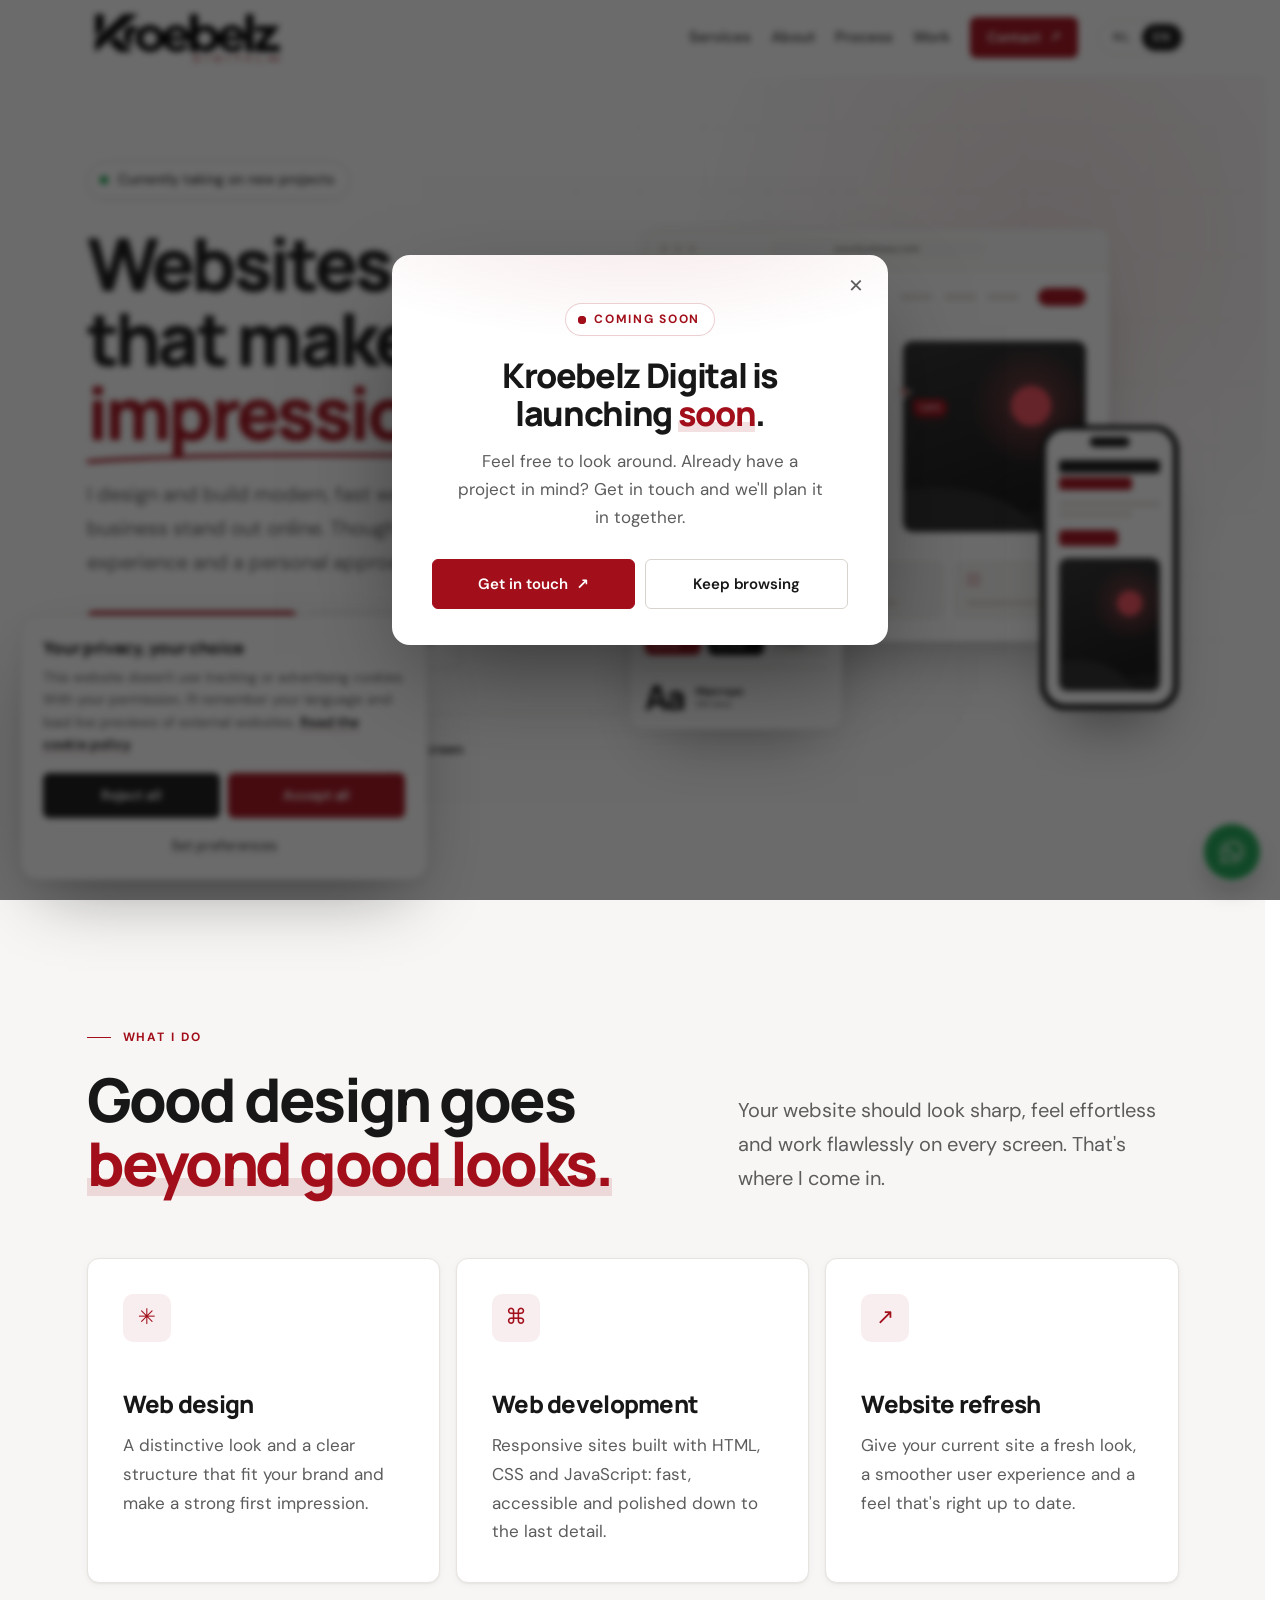
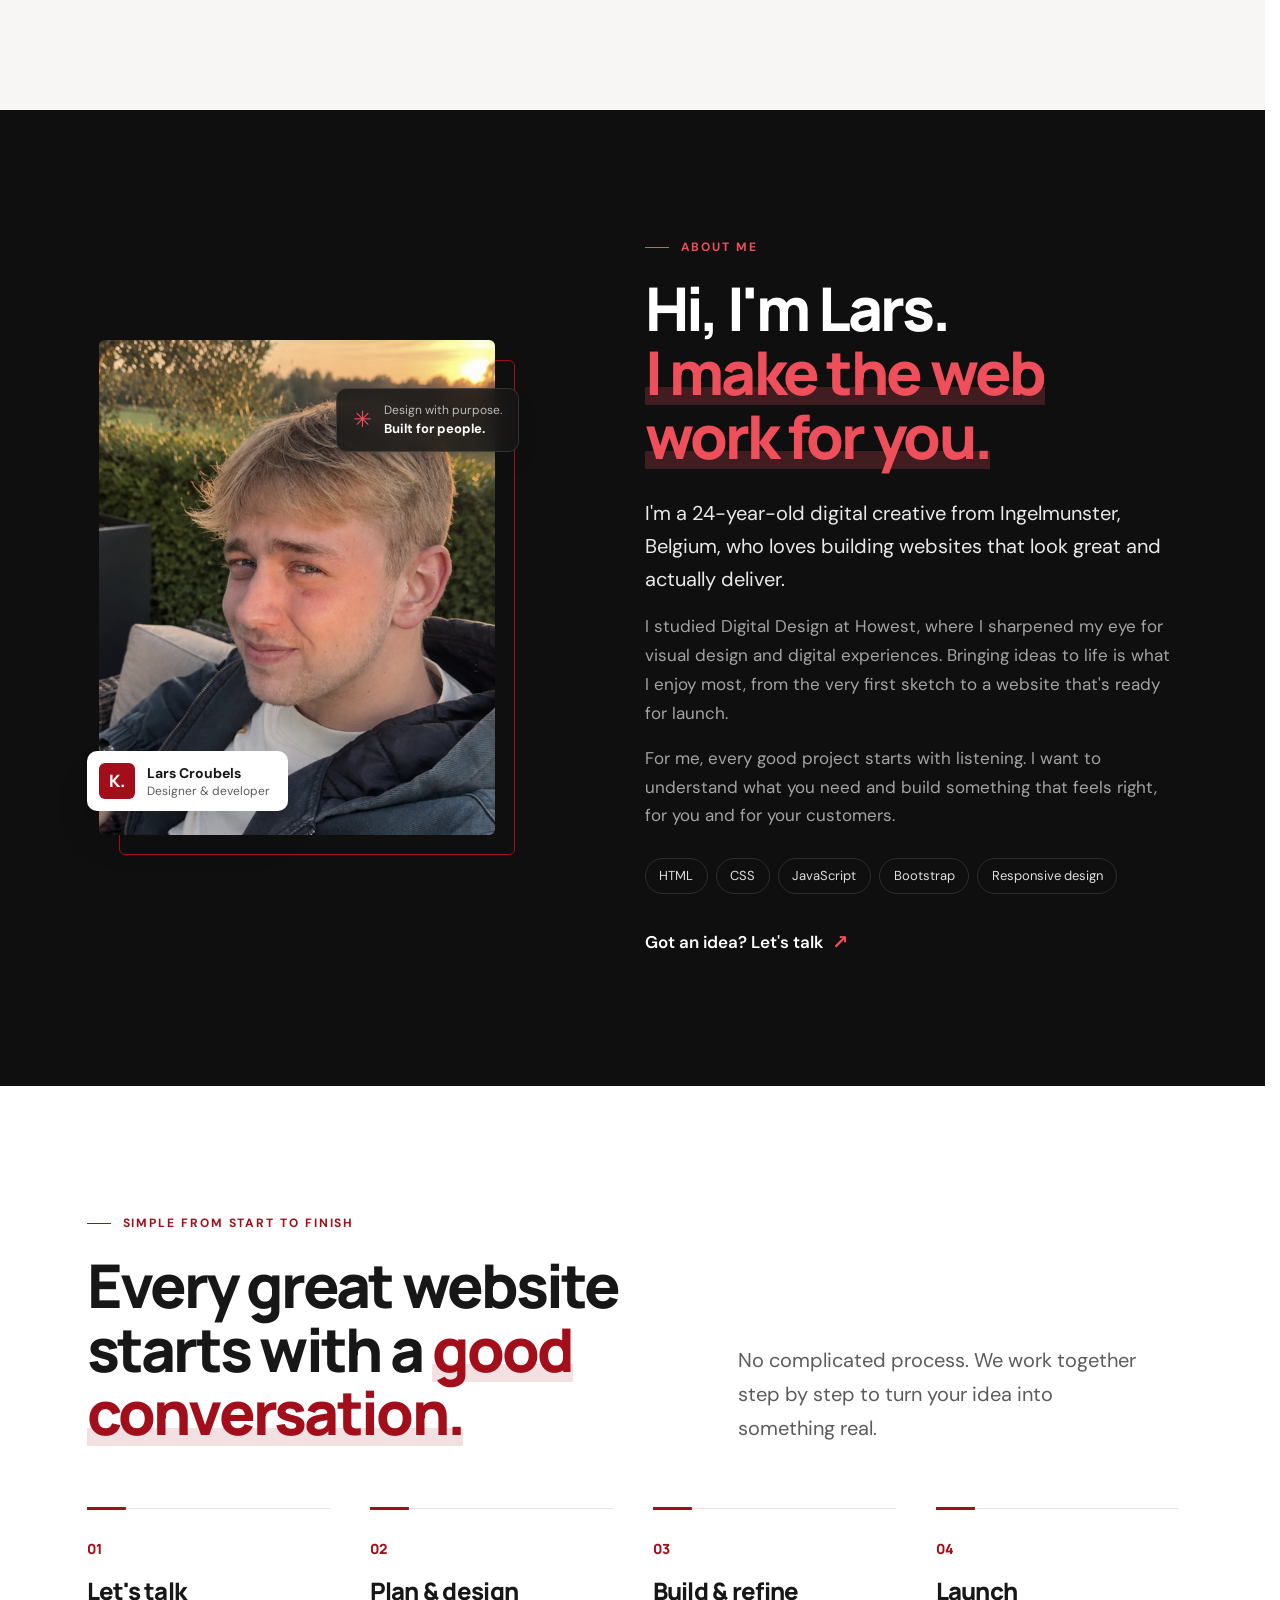
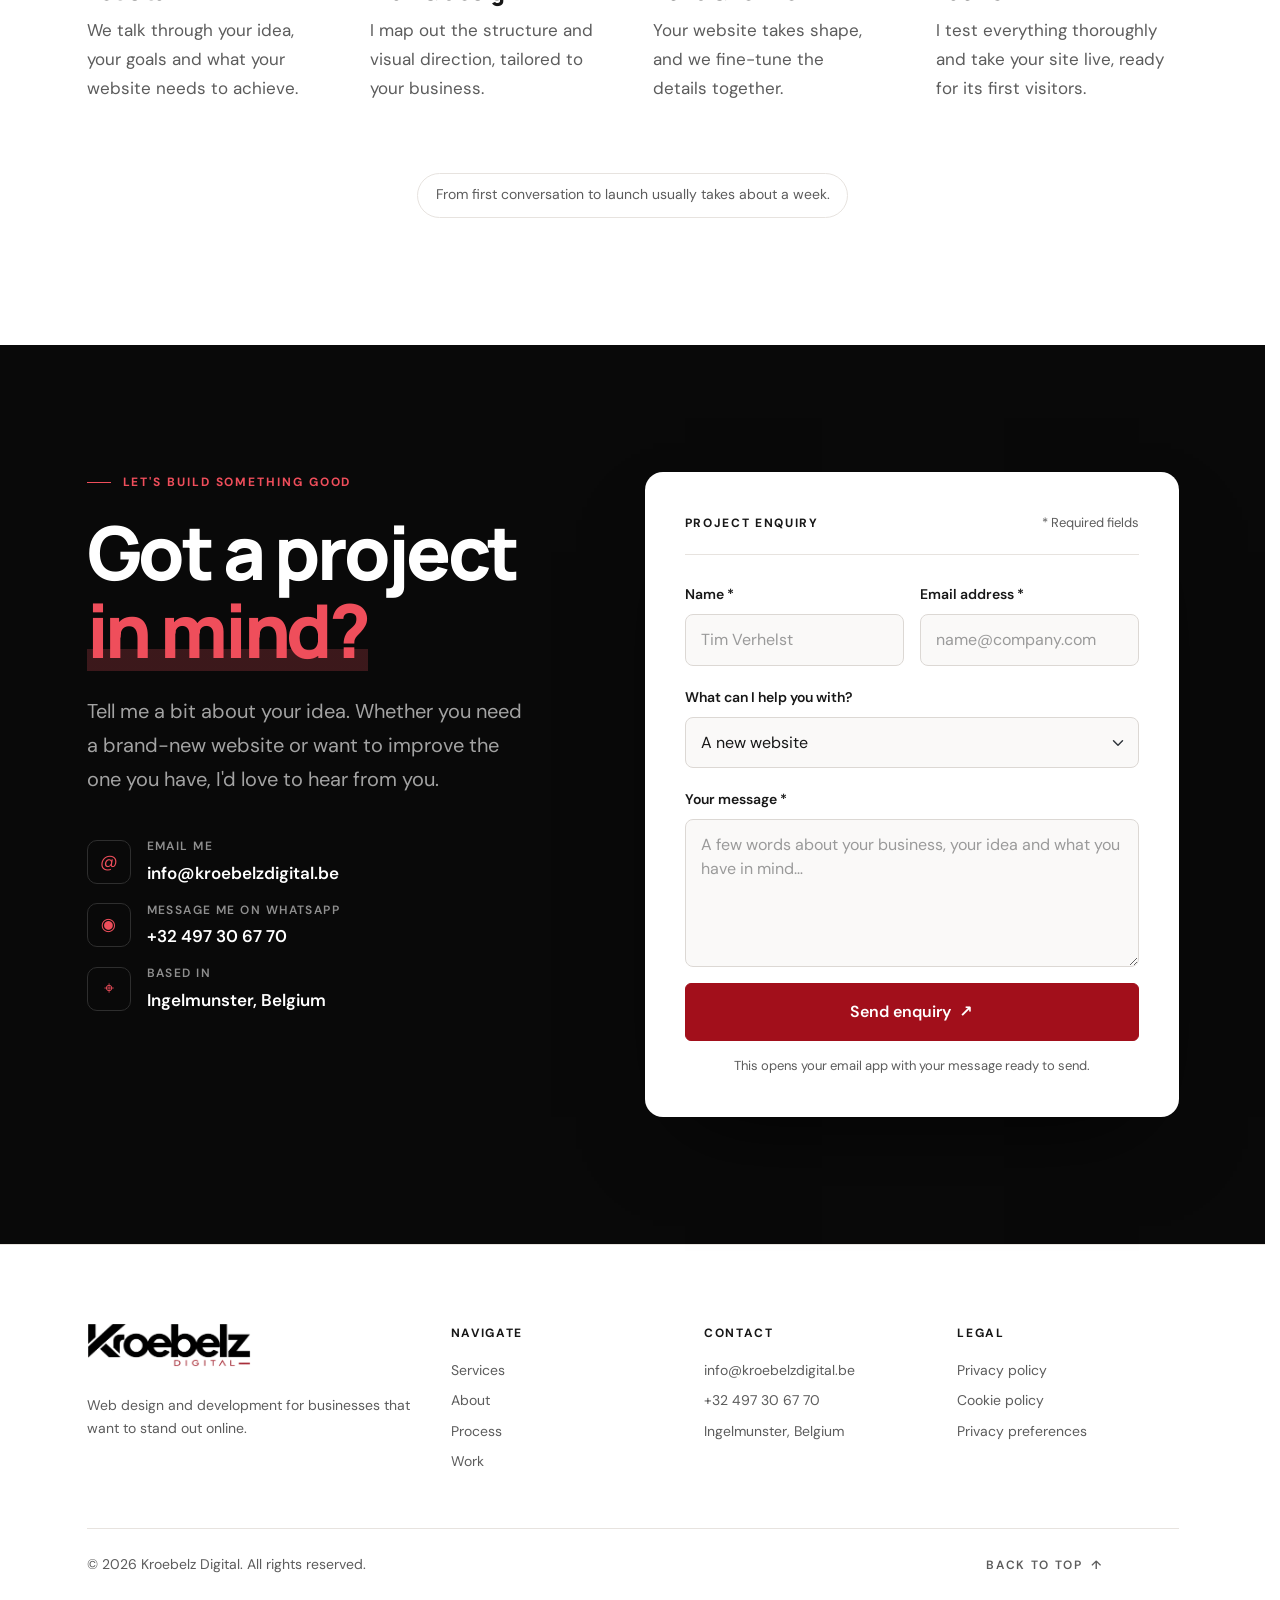
<file: index.html>
<!doctype html>
<html lang="nl">
  <head>
    <meta charset="utf-8" />
    <meta name="viewport" content="width=device-width, initial-scale=1" />
    <meta name="theme-color" content="#ffffff" />
    <title data-i18n="meta.homeTitle">Kroebelz Digital | Websites die indruk maken</title>
    <meta
      name="description"
      content="Kroebelz Digital ontwerpt en bouwt moderne, snelle websites voor ondernemers en zelfstandigen. Gevestigd in Ingelmunster, België."
      data-i18n-attr="content:meta.homeDescription"
    />
    <meta property="og:type" content="website" />
    <meta property="og:site_name" content="Kroebelz Digital" />
    <meta property="og:title" content="Kroebelz Digital | Websites die indruk maken" />
    <meta
      property="og:description"
      content="Moderne, snelle websites voor ondernemers en zelfstandigen. Gevestigd in Ingelmunster, België."
    />
    <link rel="icon" type="image/jpeg" href="assets/logo-mark.jpeg" />
    <link rel="preload" href="assets/fonts/manrope-latin.woff2" as="font" type="font/woff2" crossorigin />
    <link rel="preload" href="assets/fonts/dm-sans-latin.woff2" as="font" type="font/woff2" crossorigin />
    <link
      href="https://cdn.jsdelivr.net/npm/bootstrap@5.3.4/dist/css/bootstrap.min.css"
      rel="stylesheet"
    />
    <link href="css/style.css" rel="stylesheet" />
    <script src="https://cdn.jsdelivr.net/npm/bootstrap@5.3.4/dist/js/bootstrap.bundle.min.js" defer></script>
    <script src="js/main.js" defer></script>
  </head>
  <body>
    <a class="skip-link" href="#main" data-i18n="nav.skip">Naar de inhoud</a>

    <header class="site-header">
      <nav class="navbar navbar-expand-lg fixed-top" aria-label="Hoofdmenu" data-i18n-attr="aria-label:nav.label">
        <div class="container">
          <a class="navbar-brand" href="#top" aria-label="Kroebelz Digital, naar het begin" data-i18n-attr="aria-label:nav.home">
            <img src="assets/logotrans.png" alt="" class="nav-logo-full" width="720" height="193" />
          </a>

          <div class="navbar-tools order-lg-last">
            <div class="language-switcher" role="group" aria-label="Taal kiezen" data-i18n-attr="aria-label:nav.language">
              <button type="button" class="lang-btn" data-lang="nl" lang="nl" aria-label="Nederlands" aria-pressed="true">NL</button>
              <button type="button" class="lang-btn" data-lang="en" lang="en" aria-label="English" aria-pressed="false">EN</button>
            </div>
            <button
              class="navbar-toggler"
              type="button"
              data-bs-toggle="collapse"
              data-bs-target="#mainNav"
              aria-controls="mainNav"
              aria-expanded="false"
              aria-label="Menu openen"
              data-i18n-attr="aria-label:nav.toggle"
            >
              <span class="navbar-toggler-icon"></span>
            </button>
          </div>

          <div class="collapse navbar-collapse" id="mainNav">
            <ul class="navbar-nav ms-auto align-items-lg-center">
              <li class="nav-item">
                <a class="nav-link" href="#services" data-i18n="nav.services">Diensten</a>
              </li>
              <li class="nav-item">
                <a class="nav-link" href="#about" data-i18n="nav.about">Over mij</a>
              </li>
              <li class="nav-item">
                <a class="nav-link" href="#process" data-i18n="nav.process">Werkwijze</a>
              </li>
              <li class="nav-item">
                <a class="nav-link" href="my-work.html" data-i18n="nav.work">Mijn werk</a>
              </li>
              <li class="nav-item nav-item-cta">
                <a class="btn btn-red btn-sm" href="#contact">
                  <span data-i18n="nav.contact">Contact</span>
                  <span class="btn-arrow" aria-hidden="true">↗</span>
                </a>
              </li>
            </ul>
          </div>
        </div>
      </nav>
    </header>

    <main id="main">
      <section class="hero-section" id="home" aria-labelledby="hero-title">
        <div class="container">
          <div class="row align-items-center gy-5">
            <div class="col-lg-6">
              <p class="status-pill">
                <span class="status-dot" aria-hidden="true"></span>
                <span data-i18n="hero.status">Beschikbaar voor nieuwe projecten</span>
              </p>
              <h1 id="hero-title" class="hero-title" data-i18n-html="hero.title">Websites die <em>indruk</em> maken.</h1>
              <p class="hero-copy" data-i18n="hero.lead">
                Ik ontwerp en bouw moderne, snelle websites die je bedrijf online laten opvallen. Doordacht design, een vlotte gebruikservaring en een persoonlijke aanpak.
              </p>
              <div class="hero-actions">
                <a href="#contact" class="btn btn-red btn-lg">
                  <span data-i18n="hero.primaryCta">Vertel me over je project</span>
                  <span class="btn-arrow" aria-hidden="true">↗</span>
                </a>
                <a href="my-work.html" class="btn btn-outline btn-lg" data-i18n="hero.secondaryCta">Bekijk mijn werk</a>
              </div>
              <ul class="hero-points" role="list">
                <li data-i18n="hero.point1">Ontwerp op maat</li>
                <li data-i18n="hero.point2">Perfect op elk scherm</li>
                <li data-i18n="hero.point3">Persoonlijke aanpak</li>
              </ul>
            </div>

            <div class="col-lg-6">
              <div class="hero-visual" aria-hidden="true">
                <div class="mock-browser">
                  <div class="mock-bar">
                    <span class="mock-dots"><span></span><span></span><span></span></span>
                    <span class="mock-url" data-i18n="hero.mockUrl">jouwbedrijf.be</span>
                  </div>
                  <div class="mock-page">
                    <div class="mock-nav">
                      <span class="mock-logo"></span>
                      <span class="mock-menu"><span></span><span></span><span></span></span>
                      <span class="mock-pill"></span>
                    </div>
                    <div class="mock-hero">
                      <div class="mock-copy">
                        <div class="mock-selection">
                          <span class="mock-heading"></span>
                          <span class="mock-heading mock-heading-accent"></span>
                          <span class="mock-handle mock-handle-tl"></span>
                          <span class="mock-handle mock-handle-tr"></span>
                          <span class="mock-handle mock-handle-bl"></span>
                          <span class="mock-handle mock-handle-br"></span>
                          <span class="mock-label">H1 · Manrope 800</span>
                        </div>
                        <span class="mock-text"></span>
                        <span class="mock-text mock-text-short"></span>
                        <span class="mock-buttons"><span></span><span></span></span>
                      </div>
                      <div class="mock-media"></div>
                    </div>
                    <div class="mock-cards"><span></span><span></span><span></span></div>
                  </div>
                </div>

                <div class="mock-phone">
                  <div class="mock-phone-screen">
                    <span class="mock-phone-notch"></span>
                    <span class="mock-heading"></span>
                    <span class="mock-heading mock-heading-accent"></span>
                    <span class="mock-text"></span>
                    <span class="mock-text mock-text-short"></span>
                    <span class="mock-phone-button"></span>
                    <span class="mock-phone-media"></span>
                  </div>
                </div>

                <div class="mock-style-card">
                  <p class="mock-card-label">Design system</p>
                  <div class="mock-swatches">
                    <span class="mock-swatch mock-swatch-red">A20F1B</span>
                    <span class="mock-swatch mock-swatch-black">090909</span>
                    <span class="mock-swatch mock-swatch-paper">F7F6F4</span>
                  </div>
                  <div class="mock-type">
                    <span class="mock-type-sample">Aa</span>
                    <span class="mock-type-name">Manrope<small>DM Sans</small></span>
                  </div>
                </div>

                <div class="mock-cursor">
                  <svg viewBox="0 0 24 24" focusable="false"><path d="M5 3l14 7.5-6.2 1.7L10 18.5z" /></svg>
                  <span>Lars</span>
                </div>
              </div>
            </div>
          </div>
        </div>
      </section>

      <section class="section-pad services-section" id="services" aria-labelledby="services-title">
        <div class="container">
          <div class="section-heading row align-items-end gy-4">
            <div class="col-lg-7">
              <p class="eyebrow" data-i18n="services.eyebrow">Wat ik voor je doe</p>
              <h2 id="services-title" data-i18n-html="services.title">Goed design is meer dan <em>er mooi uitzien.</em></h2>
            </div>
            <div class="col-lg-5">
              <p class="section-intro" data-i18n="services.intro">
                Je website moet er sterk uitzien, vlot aanvoelen en op elk scherm perfect werken. Daar zorg ik voor.
              </p>
            </div>
          </div>

          <ul class="service-grid" role="list">
            <li class="service-card" data-reveal>
              <span class="service-icon" aria-hidden="true">✳</span>
              <h3 data-i18n="services.design.title">Webdesign</h3>
              <p data-i18n="services.design.text">
                Een eigen, herkenbare stijl en een heldere opbouw die bij je merk passen en meteen een sterke eerste indruk maken.
              </p>
            </li>
            <li class="service-card" data-reveal>
              <span class="service-icon" aria-hidden="true">⌘</span>
              <h3 data-i18n="services.development.title">Webontwikkeling</h3>
              <p data-i18n="services.development.text">
                Responsieve websites in HTML, CSS en JavaScript: snel, toegankelijk en tot in de kleinste details afgewerkt.
              </p>
            </li>
            <li class="service-card" data-reveal>
              <span class="service-icon" aria-hidden="true">↗</span>
              <h3 data-i18n="services.refresh.title">Website vernieuwen</h3>
              <p data-i18n="services.refresh.text">
                Je huidige website een frisse look geven, de gebruikservaring verbeteren en alles weer helemaal bij de tijd brengen.
              </p>
            </li>
          </ul>
        </div>
      </section>

      <section class="about-section section-pad" id="about" aria-labelledby="about-title">
        <div class="container">
          <div class="row align-items-center gy-5">
            <div class="col-lg-5">
              <figure class="about-image-wrap" data-reveal>
                <img
                  src="assets/foto%20.jpeg"
                  alt="Portret van Lars Croubels, oprichter van Kroebelz Digital"
                  data-i18n-attr="alt:about.imageAlt"
                  class="about-image"
                  width="594"
                  height="836"
                  loading="lazy"
                  decoding="async"
                />
                <figcaption class="portrait-tag">
                  <span class="tag-mark" aria-hidden="true">K.</span>
                  <span>
                    <strong>Lars Croubels</strong>
                    <small data-i18n="about.role">Designer &amp; developer</small>
                  </span>
                </figcaption>
                <div class="floating-chip" aria-hidden="true">
                  <span class="chip-icon">✳</span>
                  <span>
                    <span data-i18n="about.chipTop">Design met een doel.</span>
                    <strong data-i18n="about.chipBottom">Gebouwd voor mensen.</strong>
                  </span>
                </div>
              </figure>
            </div>
            <div class="col-lg-6 offset-lg-1">
              <p class="eyebrow" data-i18n="about.eyebrow">Even voorstellen</p>
              <h2 id="about-title" data-i18n-html="about.title">Hoi, ik ben Lars.<br /><em>Ik laat het web voor jou werken.</em></h2>
              <p class="about-lead" data-i18n="about.lead">
                Ik ben 24, woon in Ingelmunster en bouw met passie websites die er goed uitzien én echt iets opleveren.
              </p>
              <p class="about-copy" data-i18n="about.copy1">
                Ik studeerde Digital Design aan Howest, waar ik mijn oog voor vormgeving en digitale ervaringen heb aangescherpt. Ideeën tot leven brengen doe ik het liefst: van de eerste schets tot een website die klaar is voor de wereld.
              </p>
              <p class="about-copy" data-i18n="about.copy2">
                Een goed project begint voor mij met luisteren. Ik wil begrijpen wat je nodig hebt en iets maken dat klopt, voor jou én voor je klanten.
              </p>
              <ul class="skill-list" role="list" aria-label="Vaardigheden" data-i18n-attr="aria-label:about.skillsLabel">
                <li>HTML</li>
                <li>CSS</li>
                <li>JavaScript</li>
                <li>Bootstrap</li>
                <li>Responsive design</li>
              </ul>
              <a href="#contact" class="text-link">
                <span data-i18n="about.cta">Heb je een idee? Laten we praten</span>
                <span class="text-link-arrow" aria-hidden="true">↗</span>
              </a>
            </div>
          </div>
        </div>
      </section>

      <section class="process-section section-pad" id="process" aria-labelledby="process-title">
        <div class="container">
          <div class="section-heading row align-items-end gy-4">
            <div class="col-lg-7">
              <p class="eyebrow" data-i18n="process.eyebrow">Eenvoudig van begin tot eind</p>
              <h2 id="process-title" data-i18n-html="process.title">Een goede website begint met een <em>goed gesprek.</em></h2>
            </div>
            <div class="col-lg-5">
              <p class="section-intro" data-i18n="process.intro">
                Geen ingewikkelde trajecten. We werken stap voor stap samen en maken van jouw idee iets tastbaars.
              </p>
            </div>
          </div>

          <ol class="process-grid" role="list">
            <li class="process-step" data-reveal>
              <span class="process-count" aria-hidden="true">01</span>
              <h3 data-i18n="process.step1.title">Kennismaking</h3>
              <p data-i18n="process.step1.text">We bespreken je idee, je doelen en wat je website voor je moet doen.</p>
            </li>
            <li class="process-step" data-reveal>
              <span class="process-count" aria-hidden="true">02</span>
              <h3 data-i18n="process.step2.title">Plan &amp; ontwerp</h3>
              <p data-i18n="process.step2.text">Ik werk de structuur en de visuele richting uit, helemaal afgestemd op je bedrijf.</p>
            </li>
            <li class="process-step" data-reveal>
              <span class="process-count" aria-hidden="true">03</span>
              <h3 data-i18n="process.step3.title">Bouwen &amp; verfijnen</h3>
              <p data-i18n="process.step3.text">Je website krijgt vorm en samen schaven we aan de details.</p>
            </li>
            <li class="process-step" data-reveal>
              <span class="process-count" aria-hidden="true">04</span>
              <h3 data-i18n="process.step4.title">Lancering</h3>
              <p data-i18n="process.step4.text">Ik test alles grondig en zet je website online, klaar voor je eerste bezoekers.</p>
            </li>
          </ol>

          <p class="process-note" data-i18n="process.note">Van eerste gesprek tot lancering duurt het meestal ongeveer een week.</p>
        </div>
      </section>

      <section class="contact-section section-pad" id="contact" aria-labelledby="contact-title">
        <div class="container">
          <div class="row gy-5">
            <div class="col-lg-5">
              <p class="eyebrow" data-i18n="contact.eyebrow">Laten we iets moois maken</p>
              <h2 id="contact-title" data-i18n-html="contact.title">Heb je een project <em>in gedachten?</em></h2>
              <p class="contact-intro" data-i18n="contact.intro">
                Vertel me kort over je idee. Of je nu een volledig nieuwe website zoekt of je huidige wil verbeteren: ik hoor graag van je.
              </p>

              <ul class="contact-details" role="list">
                <li>
                  <a href="mailto:info@kroebelzdigital.be" class="contact-detail">
                    <span class="contact-detail-icon" aria-hidden="true">@</span>
                    <span>
                      <small data-i18n="contact.emailLabel">Mail me</small>
                      <strong>info@kroebelzdigital.be</strong>
                    </span>
                  </a>
                </li>
                <li>
                  <a href="https://wa.me/32497306770" target="_blank" rel="noopener noreferrer" class="contact-detail">
                    <span class="contact-detail-icon" aria-hidden="true">◉</span>
                    <span>
                      <small data-i18n="contact.whatsappLabel">Stuur een bericht via WhatsApp</small>
                      <strong>+32 497 30 67 70</strong>
                    </span>
                  </a>
                </li>
                <li>
                  <div class="contact-detail">
                    <span class="contact-detail-icon" aria-hidden="true">⌖</span>
                    <span>
                      <small data-i18n="contact.locationLabel">Gevestigd in</small>
                      <strong data-i18n="contact.location">Ingelmunster, België</strong>
                    </span>
                  </div>
                </li>
              </ul>
            </div>

            <div class="col-lg-6 offset-lg-1">
              <form id="contactForm" class="contact-form" action="mailto:info@kroebelzdigital.be" method="post" enctype="text/plain" novalidate aria-labelledby="form-title">
                <div class="form-top">
                  <span id="form-title" data-i18n="form.title">Projectaanvraag</span>
                  <span class="form-required" data-i18n="form.required">* Verplichte velden</span>
                </div>

                <div class="row g-3">
                  <div class="col-md-6">
                    <label for="name" class="form-label">
                      <span data-i18n="form.name">Naam</span> <span aria-hidden="true">*</span>
                    </label>
                    <input
                      type="text"
                      class="form-control"
                      id="name"
                      name="name"
                      autocomplete="name"
                      maxlength="100"
                      placeholder="Tim Verhelst"
                      aria-describedby="name-error"
                      required
                    />
                    <p class="invalid-feedback" id="name-error"></p>
                  </div>
                  <div class="col-md-6">
                    <label for="email" class="form-label">
                      <span data-i18n="form.email">E-mailadres</span> <span aria-hidden="true">*</span>
                    </label>
                    <input
                      type="email"
                      class="form-control"
                      id="email"
                      name="email"
                      autocomplete="email"
                      inputmode="email"
                      maxlength="150"
                      placeholder="naam@bedrijf.be"
                      data-i18n-attr="placeholder:form.emailPlaceholder"
                      aria-describedby="email-error"
                      required
                    />
                    <p class="invalid-feedback" id="email-error"></p>
                  </div>
                  <div class="col-12">
                    <label for="project" class="form-label" data-i18n="form.project">Waarmee kan ik je helpen?</label>
                    <select class="form-select" id="project" name="project">
                      <option value="new" data-i18n="form.projectNew">Een nieuwe website</option>
                      <option value="redesign" data-i18n="form.projectRedesign">Een vernieuwde website</option>
                      <option value="other" data-i18n="form.projectOther">Iets anders</option>
                    </select>
                  </div>
                  <div class="col-12">
                    <label for="message" class="form-label">
                      <span data-i18n="form.message">Je bericht</span> <span aria-hidden="true">*</span>
                    </label>
                    <textarea
                      class="form-control"
                      id="message"
                      name="message"
                      rows="5"
                      maxlength="1500"
                      placeholder="Vertel kort iets over je bedrijf, je idee en wat je voor ogen hebt…"
                      data-i18n-attr="placeholder:form.messagePlaceholder"
                      aria-describedby="message-error"
                      required
                    ></textarea>
                    <p class="invalid-feedback" id="message-error"></p>
                  </div>
                  <div class="col-12">
                    <button type="submit" class="btn btn-red btn-lg w-100">
                      <span data-i18n="form.submit">Verstuur je aanvraag</span>
                      <span class="btn-arrow" aria-hidden="true">↗</span>
                    </button>
                    <p class="form-note" data-i18n="form.note">Je e-mailprogramma opent met je bericht al ingevuld.</p>
                  </div>
                </div>
                <p id="formStatus" class="form-status" role="status" aria-live="polite"></p>
              </form>
            </div>
          </div>
        </div>
      </section>
    </main>

    <footer class="site-footer">
      <div class="container">
        <div class="footer-grid">
          <div class="footer-about">
            <a href="#top" class="footer-brand" aria-label="Kroebelz Digital, naar het begin" data-i18n-attr="aria-label:nav.home">
              <img src="assets/logotrans.png" alt="" width="720" height="193" loading="lazy" decoding="async" />
            </a>
            <p class="footer-blurb" data-i18n="footer.blurb">Webdesign en webontwikkeling voor ondernemers die online willen opvallen.</p>
          </div>
          <nav class="footer-col" aria-labelledby="footer-nav-title">
            <p class="footer-heading" id="footer-nav-title" data-i18n="footer.navTitle">Navigatie</p>
            <ul class="footer-links" role="list">
              <li><a href="#services" data-i18n="nav.services">Diensten</a></li>
              <li><a href="#about" data-i18n="nav.about">Over mij</a></li>
              <li><a href="#process" data-i18n="nav.process">Werkwijze</a></li>
              <li><a href="my-work.html" data-i18n="nav.work">Mijn werk</a></li>
            </ul>
          </nav>
          <div class="footer-col">
            <p class="footer-heading" data-i18n="footer.contactTitle">Contact</p>
            <ul class="footer-links" role="list">
              <li><a href="mailto:info@kroebelzdigital.be">info@<wbr />kroebelzdigital.be</a></li>
              <li><a href="https://wa.me/32497306770" target="_blank" rel="noopener noreferrer">+32 497 30 67 70</a></li>
              <li data-i18n="contact.location">Ingelmunster, België</li>
            </ul>
          </div>
          <nav class="footer-col" aria-labelledby="footer-legal-title">
            <p class="footer-heading" id="footer-legal-title" data-i18n="footer.legalTitle">Juridisch</p>
            <ul class="footer-links" role="list">
              <li><a href="privacy-policy.html" data-i18n="footer.privacy">Privacybeleid</a></li>
              <li><a href="cookie-policy.html" data-i18n="footer.cookies">Cookiebeleid</a></li>
              <li data-js-only hidden>
                <button type="button" class="footer-link-button" data-consent-open data-i18n="footer.preferences">Privacyvoorkeuren</button>
              </li>
            </ul>
          </nav>
        </div>
        <div class="footer-bottom">
          <p>© <span data-year>2026</span> Kroebelz Digital. <span data-i18n="footer.rights">Alle rechten voorbehouden.</span></p>
          <a href="#top" class="back-top">
            <span data-i18n="footer.backToTop">Terug naar boven</span>
            <span aria-hidden="true">↑</span>
          </a>
        </div>
      </div>
    </footer>

    <a
      class="whatsapp-float"
      href="https://wa.me/32497306770"
      target="_blank"
      rel="noopener noreferrer"
      aria-label="Stuur Lars een bericht via WhatsApp"
      data-i18n-attr="aria-label:whatsapp.label"
    >
      <svg viewBox="0 0 32 32" aria-hidden="true" focusable="false">
        <path d="M16.02 3C8.85 3 3.02 8.75 3.02 15.83c0 2.26.6 4.47 1.75 6.4L3 29l7.02-1.82a13.1 13.1 0 0 0 6 1.44h.01c7.17 0 13-5.76 13-12.84 0-3.43-1.35-6.65-3.81-9.08A13.02 13.02 0 0 0 16.02 3Zm0 23.45h-.01a10.9 10.9 0 0 1-5.24-1.34l-.38-.21-4.16 1.08 1.11-4.02-.25-.41a10.55 10.55 0 0 1-1.62-5.72c0-5.83 4.74-10.57 10.56-10.57 2.82 0 5.47 1.1 7.46 3.1a10.47 10.47 0 0 1 3.1 7.46c0 5.83-4.74 10.63-10.57 10.63Zm5.8-7.95c-.32-.16-1.9-.93-2.2-1.04-.3-.1-.51-.16-.73.16-.21.32-.83 1.04-1.02 1.25-.19.21-.38.24-.7.08-.32-.16-1.35-.49-2.57-1.56-.95-.82-1.59-1.83-1.78-2.15-.19-.32-.02-.5.14-.66.14-.14.32-.38.48-.57.16-.19.21-.32.32-.54.1-.21.05-.4-.03-.56-.08-.16-.73-1.75-1-2.4-.26-.62-.53-.54-.73-.55h-.62c-.21 0-.56.08-.86.4-.3.32-1.13 1.1-1.13 2.68s1.16 3.11 1.32 3.32c.16.21 2.28 3.48 5.52 4.88.77.33 1.37.53 1.84.68.77.24 1.47.21 2.02.13.62-.09 1.9-.77 2.17-1.52.27-.75.27-1.4.19-1.53-.08-.14-.29-.22-.62-.38Z" />
      </svg>
    </a>
  </body>
</html>
</file>
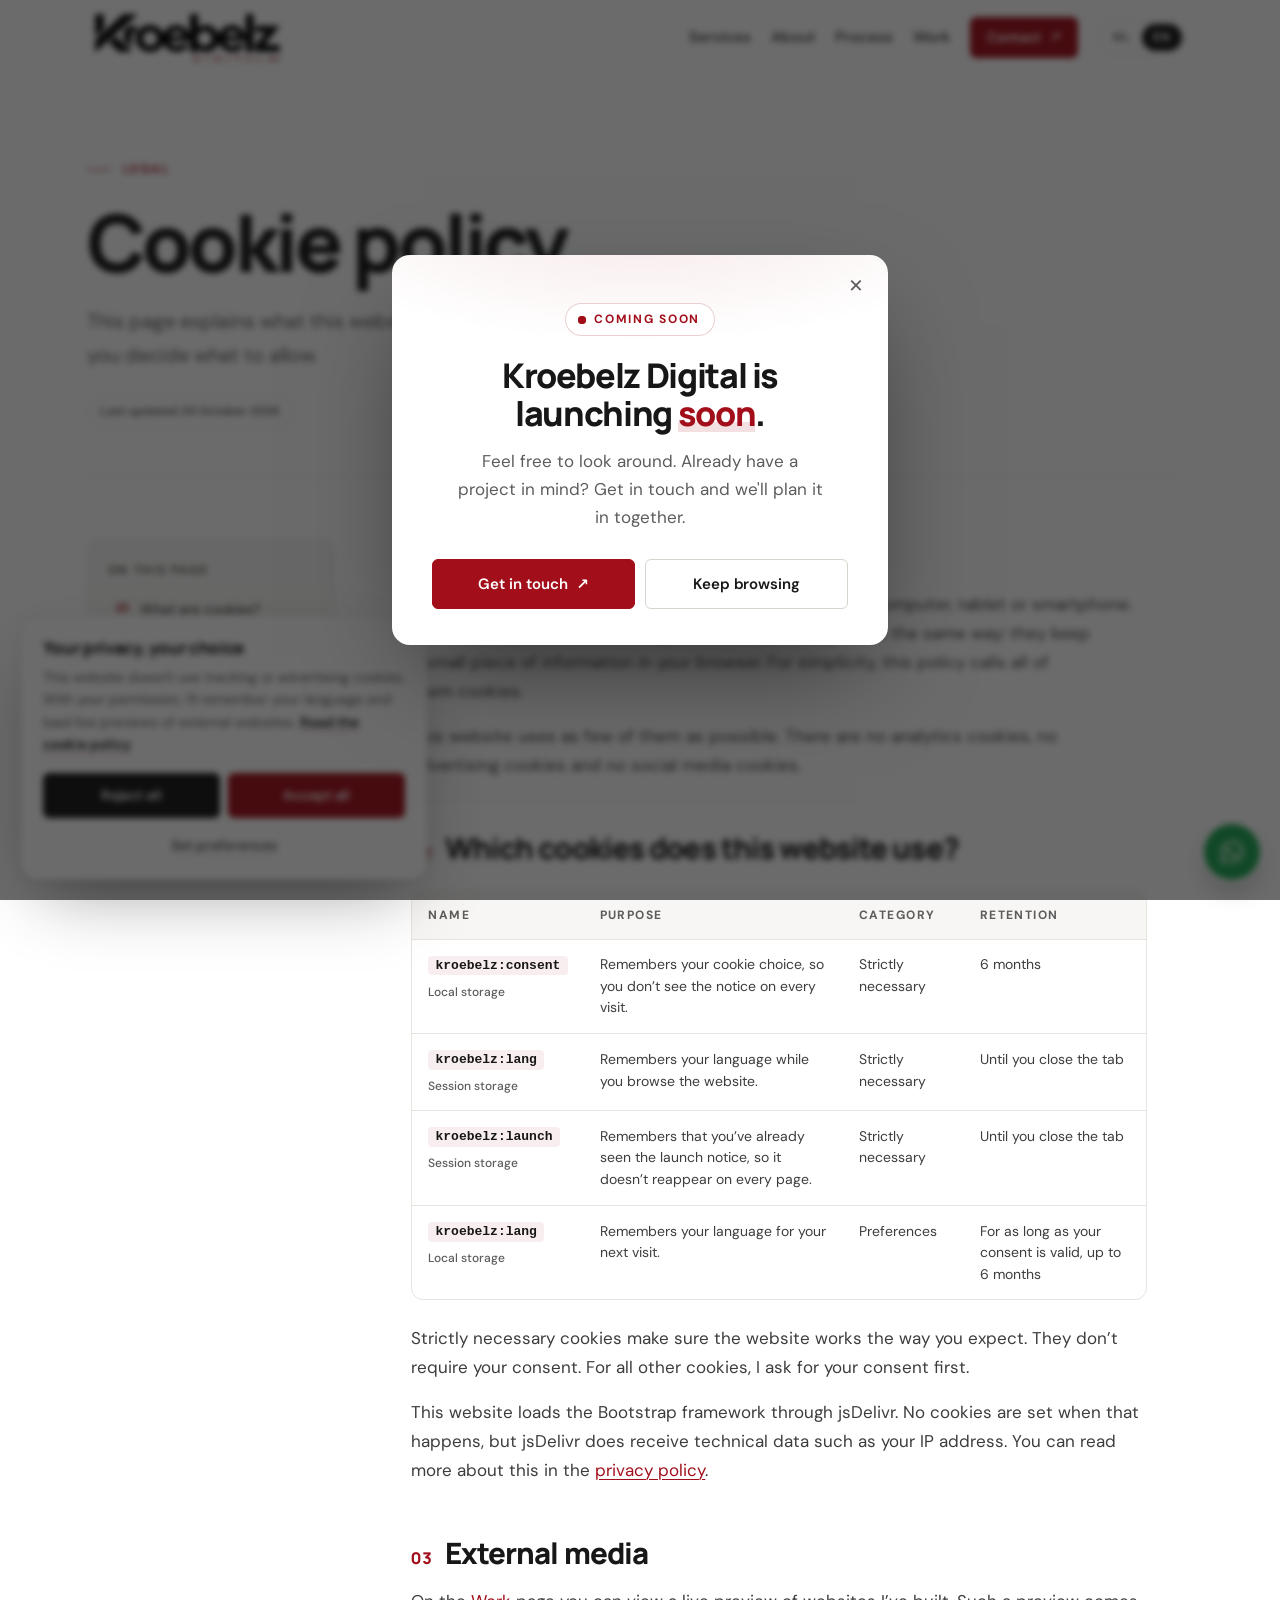
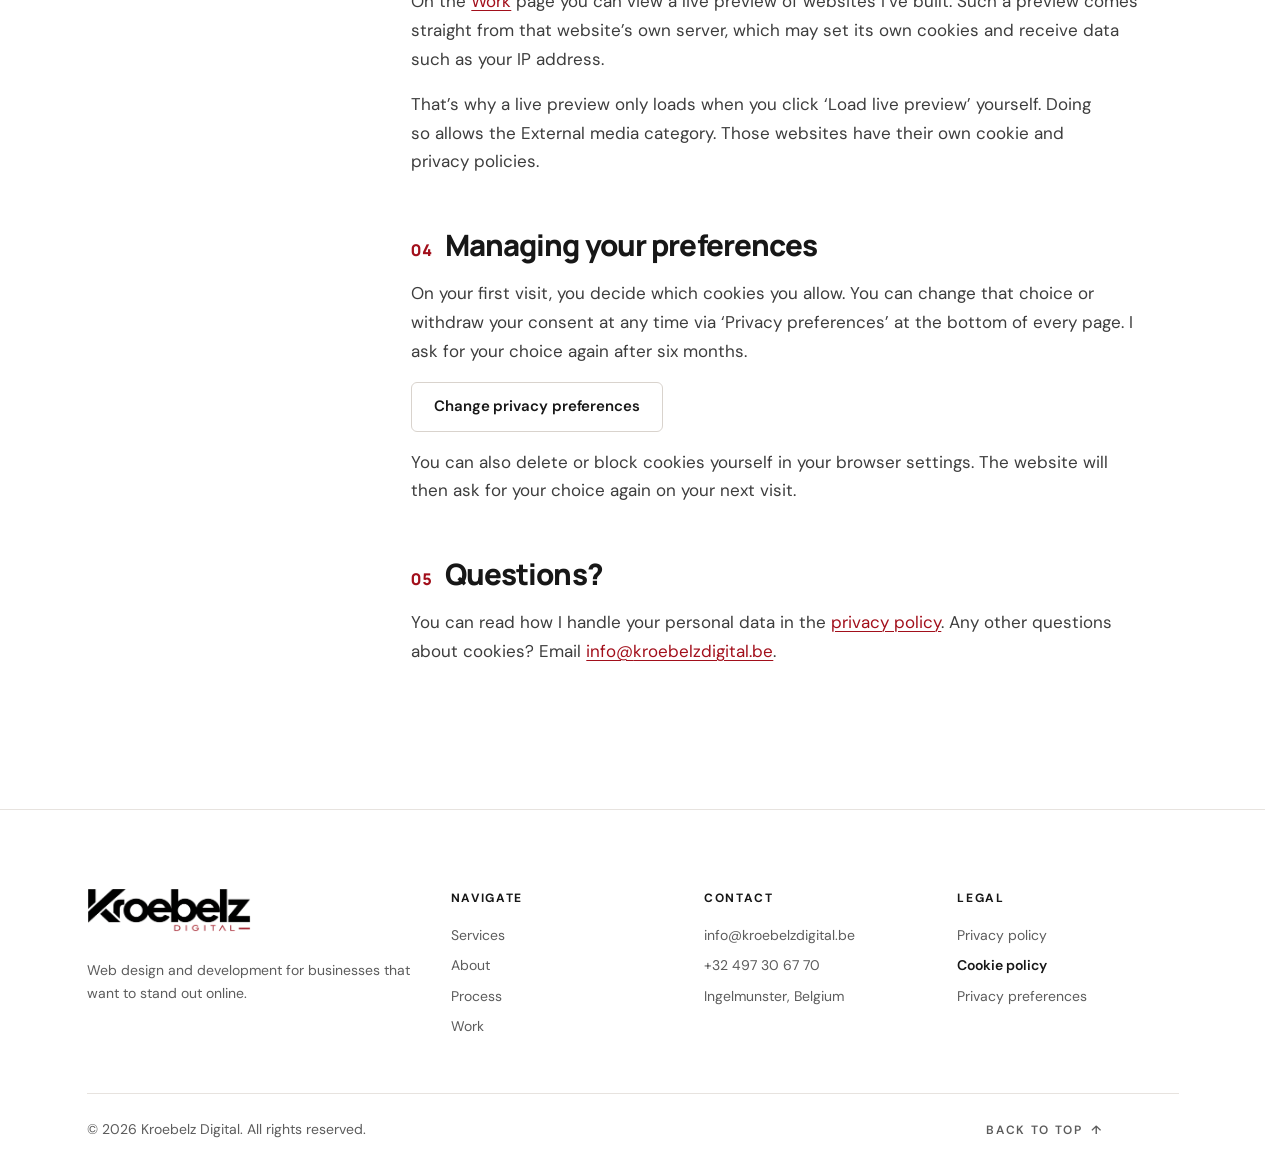
<file: cookie-policy.html>
<!doctype html>
<html lang="nl">
  <head>
    <meta charset="utf-8" />
    <meta name="viewport" content="width=device-width, initial-scale=1" />
    <meta name="theme-color" content="#ffffff" />
    <title data-i18n="meta.cookieTitle">Cookiebeleid | Kroebelz Digital</title>
    <meta
      name="description"
      content="Lees welke gegevens de website van Kroebelz Digital op je toestel bewaart en hoe je dat zelf bepaalt."
      data-i18n-attr="content:meta.cookieDescription"
    />
    <link rel="icon" type="image/jpeg" href="assets/logo-mark.jpeg" />
    <link rel="preload" href="assets/fonts/manrope-latin.woff2" as="font" type="font/woff2" crossorigin />
    <link rel="preload" href="assets/fonts/dm-sans-latin.woff2" as="font" type="font/woff2" crossorigin />
    <link
      href="https://cdn.jsdelivr.net/npm/bootstrap@5.3.4/dist/css/bootstrap.min.css"
      rel="stylesheet"
    />
    <link href="css/style.css" rel="stylesheet" />
    <script src="https://cdn.jsdelivr.net/npm/bootstrap@5.3.4/dist/js/bootstrap.bundle.min.js" defer></script>
    <script src="js/main.js" defer></script>
  </head>
  <body>
    <a class="skip-link" href="#main" data-i18n="nav.skip">Naar de inhoud</a>

    <header class="site-header">
      <nav class="navbar navbar-expand-lg fixed-top" aria-label="Hoofdmenu" data-i18n-attr="aria-label:nav.label">
        <div class="container">
          <a class="navbar-brand" href="index.html" aria-label="Kroebelz Digital, naar de homepage" data-i18n-attr="aria-label:nav.homePage">
            <img src="assets/logotrans.png" alt="" class="nav-logo-full" width="720" height="193" />
          </a>

          <div class="navbar-tools order-lg-last">
            <div class="language-switcher" role="group" aria-label="Taal kiezen" data-i18n-attr="aria-label:nav.language">
              <button type="button" class="lang-btn" data-lang="nl" lang="nl" aria-label="Nederlands" aria-pressed="true">NL</button>
              <button type="button" class="lang-btn" data-lang="en" lang="en" aria-label="English" aria-pressed="false">EN</button>
            </div>
            <button
              class="navbar-toggler"
              type="button"
              data-bs-toggle="collapse"
              data-bs-target="#mainNav"
              aria-controls="mainNav"
              aria-expanded="false"
              aria-label="Menu openen"
              data-i18n-attr="aria-label:nav.toggle"
            >
              <span class="navbar-toggler-icon"></span>
            </button>
          </div>

          <div class="collapse navbar-collapse" id="mainNav">
            <ul class="navbar-nav ms-auto align-items-lg-center">
              <li class="nav-item">
                <a class="nav-link" href="index.html#services" data-i18n="nav.services">Diensten</a>
              </li>
              <li class="nav-item">
                <a class="nav-link" href="index.html#about" data-i18n="nav.about">Over mij</a>
              </li>
              <li class="nav-item">
                <a class="nav-link" href="index.html#process" data-i18n="nav.process">Werkwijze</a>
              </li>
              <li class="nav-item">
                <a class="nav-link" href="my-work.html" data-i18n="nav.work">Mijn werk</a>
              </li>
              <li class="nav-item nav-item-cta">
                <a class="btn btn-red btn-sm" href="index.html#contact">
                  <span data-i18n="nav.contact">Contact</span>
                  <span class="btn-arrow" aria-hidden="true">↗</span>
                </a>
              </li>
            </ul>
          </div>
        </div>
      </nav>
    </header>

    <main id="main">
      <article class="legal-page" aria-labelledby="legal-title">
        <div class="container">
          <header class="legal-header">
            <p class="eyebrow" data-i18n="legal.eyebrow">Juridisch</p>
            <h1 id="legal-title" class="page-title" data-i18n="cookies.title">Cookiebeleid</h1>
            <p class="legal-lead" data-i18n="cookies.lead">
              Hier lees je welke gegevens deze website op je toestel bewaart, waarom, en hoe je zelf bepaalt wat je toestaat.
            </p>
            <p class="legal-updated" data-i18n="legal.updated">Laatst bijgewerkt op 20 oktober 2026</p>
          </header>

          <div class="legal-block" data-lang-block="nl" lang="nl">
            <nav class="legal-toc" aria-label="Op deze pagina">
              <p class="legal-toc-title">Op deze pagina</p>
              <ol>
                <li><a href="#nl-wat">Wat zijn cookies?</a></li>
                <li><a href="#nl-overzicht">Welke cookies gebruikt deze website?</a></li>
                <li><a href="#nl-media">Externe media</a></li>
                <li><a href="#nl-beheren">Je voorkeuren beheren</a></li>
                <li><a href="#nl-vragen">Vragen?</a></li>
              </ol>
            </nav>

            <div class="legal-content">
              <section aria-labelledby="nl-wat">
                <h2 id="nl-wat">Wat zijn cookies?</h2>
                <p>
                  Cookies zijn kleine tekstbestanden die een website op je computer, tablet of smartphone bewaart.
                  Technieken zoals local storage en session storage werken op dezelfde manier: ze bewaren een klein stukje
                  informatie in je browser. Voor het gemak noem ik ze in dit beleid allemaal cookies.
                </p>
                <p>
                  Deze website gebruikt er zo weinig mogelijk. Er zijn geen analysecookies, geen advertentiecookies en geen
                  cookies van sociale netwerken.
                </p>
              </section>

              <section aria-labelledby="nl-overzicht">
                <h2 id="nl-overzicht">Welke cookies gebruikt deze website?</h2>
                <div class="cookie-table-wrap">
                  <table class="cookie-table">
                    <caption class="visually-hidden">Overzicht van de gegevens die deze website op je toestel bewaart</caption>
                    <thead>
                      <tr>
                        <th scope="col">Naam</th>
                        <th scope="col">Doel</th>
                        <th scope="col">Categorie</th>
                        <th scope="col">Bewaartermijn</th>
                      </tr>
                    </thead>
                    <tbody>
                      <tr>
                        <th scope="row"><code>kroebelz:consent</code> <span class="cookie-type">Local storage</span></th>
                        <td data-label="Doel">Onthoudt je cookiekeuze, zodat je de melding niet bij elk bezoek opnieuw ziet.</td>
                        <td data-label="Categorie">Strikt noodzakelijk</td>
                        <td data-label="Bewaartermijn">6 maanden</td>
                      </tr>
                      <tr>
                        <th scope="row"><code>kroebelz:lang</code> <span class="cookie-type">Session storage</span></th>
                        <td data-label="Doel">Onthoudt je taalkeuze terwijl je door de website klikt.</td>
                        <td data-label="Categorie">Strikt noodzakelijk</td>
                        <td data-label="Bewaartermijn">Tot je het tabblad sluit</td>
                      </tr>
                      <tr>
                        <th scope="row"><code>kroebelz:launch</code> <span class="cookie-type">Session storage</span></th>
                        <td data-label="Doel">Onthoudt dat je de melding over de lancering al gezien hebt, zodat die niet op elke pagina terugkomt.</td>
                        <td data-label="Categorie">Strikt noodzakelijk</td>
                        <td data-label="Bewaartermijn">Tot je het tabblad sluit</td>
                      </tr>
                      <tr>
                        <th scope="row"><code>kroebelz:lang</code> <span class="cookie-type">Local storage</span></th>
                        <td data-label="Doel">Onthoudt je taalkeuze voor een volgend bezoek.</td>
                        <td data-label="Categorie">Voorkeuren</td>
                        <td data-label="Bewaartermijn">Zolang je toestemming geldt, maximaal 6 maanden</td>
                      </tr>
                    </tbody>
                  </table>
                </div>
                <p>
                  Strikt noodzakelijke cookies zorgen ervoor dat de website werkt zoals je verwacht. Daarvoor is geen
                  toestemming nodig. Voor alle andere cookies vraag ik eerst je toestemming.
                </p>
                <p>
                  Deze website laadt het Bootstrap-framework via jsDelivr. Daarbij worden geen cookies geplaatst, maar
                  jsDelivr ontvangt wel technische gegevens zoals je IP-adres. Meer daarover lees je in het
                  <a href="privacy-policy.html">privacybeleid</a>.
                </p>
              </section>

              <section aria-labelledby="nl-media">
                <h2 id="nl-media">Externe media</h2>
                <p>
                  Op de pagina <a href="my-work.html">Mijn werk</a> kun je een live voorbeeld bekijken van websites die ik
                  gemaakt heb. Zo’n voorbeeld komt rechtstreeks van de server van die website. Die kan dan zelf cookies
                  plaatsen en gegevens zoals je IP-adres ontvangen.
                </p>
                <p>
                  Daarom laadt een live voorbeeld pas wanneer je zelf op ‘Live voorbeeld laden’ klikt. Daarmee sta je de
                  categorie Externe media toe. Voor die websites geldt hun eigen cookie- en privacybeleid.
                </p>
              </section>

              <section aria-labelledby="nl-beheren">
                <h2 id="nl-beheren">Je voorkeuren beheren</h2>
                <p>
                  Bij je eerste bezoek kies je zelf welke cookies je toestaat. Je kunt die keuze op elk moment aanpassen of
                  je toestemming intrekken via ‘Privacyvoorkeuren’ onderaan elke pagina. Na zes maanden vraag ik je keuze
                  opnieuw.
                </p>
                <p class="legal-action" data-js-only hidden>
                  <button type="button" class="btn btn-outline" data-consent-open>Privacyvoorkeuren aanpassen</button>
                </p>
                <p>
                  Je kunt cookies ook zelf verwijderen of blokkeren via de instellingen van je browser. De website vraagt
                  dan bij een volgend bezoek opnieuw naar je keuze.
                </p>
              </section>

              <section aria-labelledby="nl-vragen">
                <h2 id="nl-vragen">Vragen?</h2>
                <p>
                  Hoe ik met je persoonsgegevens omga, lees je in het <a href="privacy-policy.html">privacybeleid</a>. Heb
                  je nog vragen over cookies? Mail dan naar
                  <a href="mailto:info@kroebelzdigital.be">info@<wbr />kroebelzdigital.be</a>.
                </p>
              </section>
            </div>
          </div>

          <div class="legal-block" data-lang-block="en" lang="en" hidden>
            <nav class="legal-toc" aria-label="On this page">
              <p class="legal-toc-title">On this page</p>
              <ol>
                <li><a href="#en-what">What are cookies?</a></li>
                <li><a href="#en-overview">Which cookies does this website use?</a></li>
                <li><a href="#en-media">External media</a></li>
                <li><a href="#en-manage">Managing your preferences</a></li>
                <li><a href="#en-questions">Questions?</a></li>
              </ol>
            </nav>

            <div class="legal-content">
              <section aria-labelledby="en-what">
                <h2 id="en-what">What are cookies?</h2>
                <p>
                  Cookies are small text files that a website stores on your computer, tablet or smartphone. Techniques
                  such as local storage and session storage work the same way: they keep a small piece of information in
                  your browser. For simplicity, this policy calls all of them cookies.
                </p>
                <p>
                  This website uses as few of them as possible. There are no analytics cookies, no advertising cookies and
                  no social media cookies.
                </p>
              </section>

              <section aria-labelledby="en-overview">
                <h2 id="en-overview">Which cookies does this website use?</h2>
                <div class="cookie-table-wrap">
                  <table class="cookie-table">
                    <caption class="visually-hidden">Overview of the data this website stores on your device</caption>
                    <thead>
                      <tr>
                        <th scope="col">Name</th>
                        <th scope="col">Purpose</th>
                        <th scope="col">Category</th>
                        <th scope="col">Retention</th>
                      </tr>
                    </thead>
                    <tbody>
                      <tr>
                        <th scope="row"><code>kroebelz:consent</code> <span class="cookie-type">Local storage</span></th>
                        <td data-label="Purpose">Remembers your cookie choice, so you don’t see the notice on every visit.</td>
                        <td data-label="Category">Strictly necessary</td>
                        <td data-label="Retention">6 months</td>
                      </tr>
                      <tr>
                        <th scope="row"><code>kroebelz:lang</code> <span class="cookie-type">Session storage</span></th>
                        <td data-label="Purpose">Remembers your language while you browse the website.</td>
                        <td data-label="Category">Strictly necessary</td>
                        <td data-label="Retention">Until you close the tab</td>
                      </tr>
                      <tr>
                        <th scope="row"><code>kroebelz:launch</code> <span class="cookie-type">Session storage</span></th>
                        <td data-label="Purpose">Remembers that you’ve already seen the launch notice, so it doesn’t reappear on every page.</td>
                        <td data-label="Category">Strictly necessary</td>
                        <td data-label="Retention">Until you close the tab</td>
                      </tr>
                      <tr>
                        <th scope="row"><code>kroebelz:lang</code> <span class="cookie-type">Local storage</span></th>
                        <td data-label="Purpose">Remembers your language for your next visit.</td>
                        <td data-label="Category">Preferences</td>
                        <td data-label="Retention">For as long as your consent is valid, up to 6 months</td>
                      </tr>
                    </tbody>
                  </table>
                </div>
                <p>
                  Strictly necessary cookies make sure the website works the way you expect. They don’t require your
                  consent. For all other cookies, I ask for your consent first.
                </p>
                <p>
                  This website loads the Bootstrap framework through jsDelivr. No cookies are set when that happens, but
                  jsDelivr does receive technical data such as your IP address. You can read more about this in the
                  <a href="privacy-policy.html">privacy policy</a>.
                </p>
              </section>

              <section aria-labelledby="en-media">
                <h2 id="en-media">External media</h2>
                <p>
                  On the <a href="my-work.html">Work</a> page you can view a live preview of websites I’ve built. Such a
                  preview comes straight from that website’s own server, which may set its own cookies and receive data
                  such as your IP address.
                </p>
                <p>
                  That’s why a live preview only loads when you click ‘Load live preview’ yourself. Doing so allows the
                  External media category. Those websites have their own cookie and privacy policies.
                </p>
              </section>

              <section aria-labelledby="en-manage">
                <h2 id="en-manage">Managing your preferences</h2>
                <p>
                  On your first visit, you decide which cookies you allow. You can change that choice or withdraw your
                  consent at any time via ‘Privacy preferences’ at the bottom of every page. I ask for your choice again
                  after six months.
                </p>
                <p class="legal-action" data-js-only hidden>
                  <button type="button" class="btn btn-outline" data-consent-open>Change privacy preferences</button>
                </p>
                <p>
                  You can also delete or block cookies yourself in your browser settings. The website will then ask for
                  your choice again on your next visit.
                </p>
              </section>

              <section aria-labelledby="en-questions">
                <h2 id="en-questions">Questions?</h2>
                <p>
                  You can read how I handle your personal data in the <a href="privacy-policy.html">privacy policy</a>.
                  Any other questions about cookies? Email
                  <a href="mailto:info@kroebelzdigital.be">info@<wbr />kroebelzdigital.be</a>.
                </p>
              </section>
            </div>
          </div>
        </div>
      </article>
    </main>

    <footer class="site-footer">
      <div class="container">
        <div class="footer-grid">
          <div class="footer-about">
            <a href="index.html" class="footer-brand" aria-label="Kroebelz Digital, naar de homepage" data-i18n-attr="aria-label:nav.homePage">
              <img src="assets/logotrans.png" alt="" width="720" height="193" loading="lazy" decoding="async" />
            </a>
            <p class="footer-blurb" data-i18n="footer.blurb">Webdesign en webontwikkeling voor ondernemers die online willen opvallen.</p>
          </div>
          <nav class="footer-col" aria-labelledby="footer-nav-title">
            <p class="footer-heading" id="footer-nav-title" data-i18n="footer.navTitle">Navigatie</p>
            <ul class="footer-links" role="list">
              <li><a href="index.html#services" data-i18n="nav.services">Diensten</a></li>
              <li><a href="index.html#about" data-i18n="nav.about">Over mij</a></li>
              <li><a href="index.html#process" data-i18n="nav.process">Werkwijze</a></li>
              <li><a href="my-work.html" data-i18n="nav.work">Mijn werk</a></li>
            </ul>
          </nav>
          <div class="footer-col">
            <p class="footer-heading" data-i18n="footer.contactTitle">Contact</p>
            <ul class="footer-links" role="list">
              <li><a href="mailto:info@kroebelzdigital.be">info@<wbr />kroebelzdigital.be</a></li>
              <li><a href="https://wa.me/32497306770" target="_blank" rel="noopener noreferrer">+32 497 30 67 70</a></li>
              <li data-i18n="contact.location">Ingelmunster, België</li>
            </ul>
          </div>
          <nav class="footer-col" aria-labelledby="footer-legal-title">
            <p class="footer-heading" id="footer-legal-title" data-i18n="footer.legalTitle">Juridisch</p>
            <ul class="footer-links" role="list">
              <li><a href="privacy-policy.html" data-i18n="footer.privacy">Privacybeleid</a></li>
              <li><a href="cookie-policy.html" aria-current="page" data-i18n="footer.cookies">Cookiebeleid</a></li>
              <li data-js-only hidden>
                <button type="button" class="footer-link-button" data-consent-open data-i18n="footer.preferences">Privacyvoorkeuren</button>
              </li>
            </ul>
          </nav>
        </div>
        <div class="footer-bottom">
          <p>© <span data-year>2026</span> Kroebelz Digital. <span data-i18n="footer.rights">Alle rechten voorbehouden.</span></p>
          <a href="#top" class="back-top">
            <span data-i18n="footer.backToTop">Terug naar boven</span>
            <span aria-hidden="true">↑</span>
          </a>
        </div>
      </div>
    </footer>

    <a
      class="whatsapp-float"
      href="https://wa.me/32497306770"
      target="_blank"
      rel="noopener noreferrer"
      aria-label="Stuur Lars een bericht via WhatsApp"
      data-i18n-attr="aria-label:whatsapp.label"
    >
      <svg viewBox="0 0 32 32" aria-hidden="true" focusable="false">
        <path d="M16.02 3C8.85 3 3.02 8.75 3.02 15.83c0 2.26.6 4.47 1.75 6.4L3 29l7.02-1.82a13.1 13.1 0 0 0 6 1.44h.01c7.17 0 13-5.76 13-12.84 0-3.43-1.35-6.65-3.81-9.08A13.02 13.02 0 0 0 16.02 3Zm0 23.45h-.01a10.9 10.9 0 0 1-5.24-1.34l-.38-.21-4.16 1.08 1.11-4.02-.25-.41a10.55 10.55 0 0 1-1.62-5.72c0-5.83 4.74-10.57 10.56-10.57 2.82 0 5.47 1.1 7.46 3.1a10.47 10.47 0 0 1 3.1 7.46c0 5.83-4.74 10.63-10.57 10.63Zm5.8-7.95c-.32-.16-1.9-.93-2.2-1.04-.3-.1-.51-.16-.73.16-.21.32-.83 1.04-1.02 1.25-.19.21-.38.24-.7.08-.32-.16-1.35-.49-2.57-1.56-.95-.82-1.59-1.83-1.78-2.15-.19-.32-.02-.5.14-.66.14-.14.32-.38.48-.57.16-.19.21-.32.32-.54.1-.21.05-.4-.03-.56-.08-.16-.73-1.75-1-2.4-.26-.62-.53-.54-.73-.55h-.62c-.21 0-.56.08-.86.4-.3.32-1.13 1.1-1.13 2.68s1.16 3.11 1.32 3.32c.16.21 2.28 3.48 5.52 4.88.77.33 1.37.53 1.84.68.77.24 1.47.21 2.02.13.62-.09 1.9-.77 2.17-1.52.27-.75.27-1.4.19-1.53-.08-.14-.29-.22-.62-.38Z" />
      </svg>
    </a>
  </body>
</html>
</file>
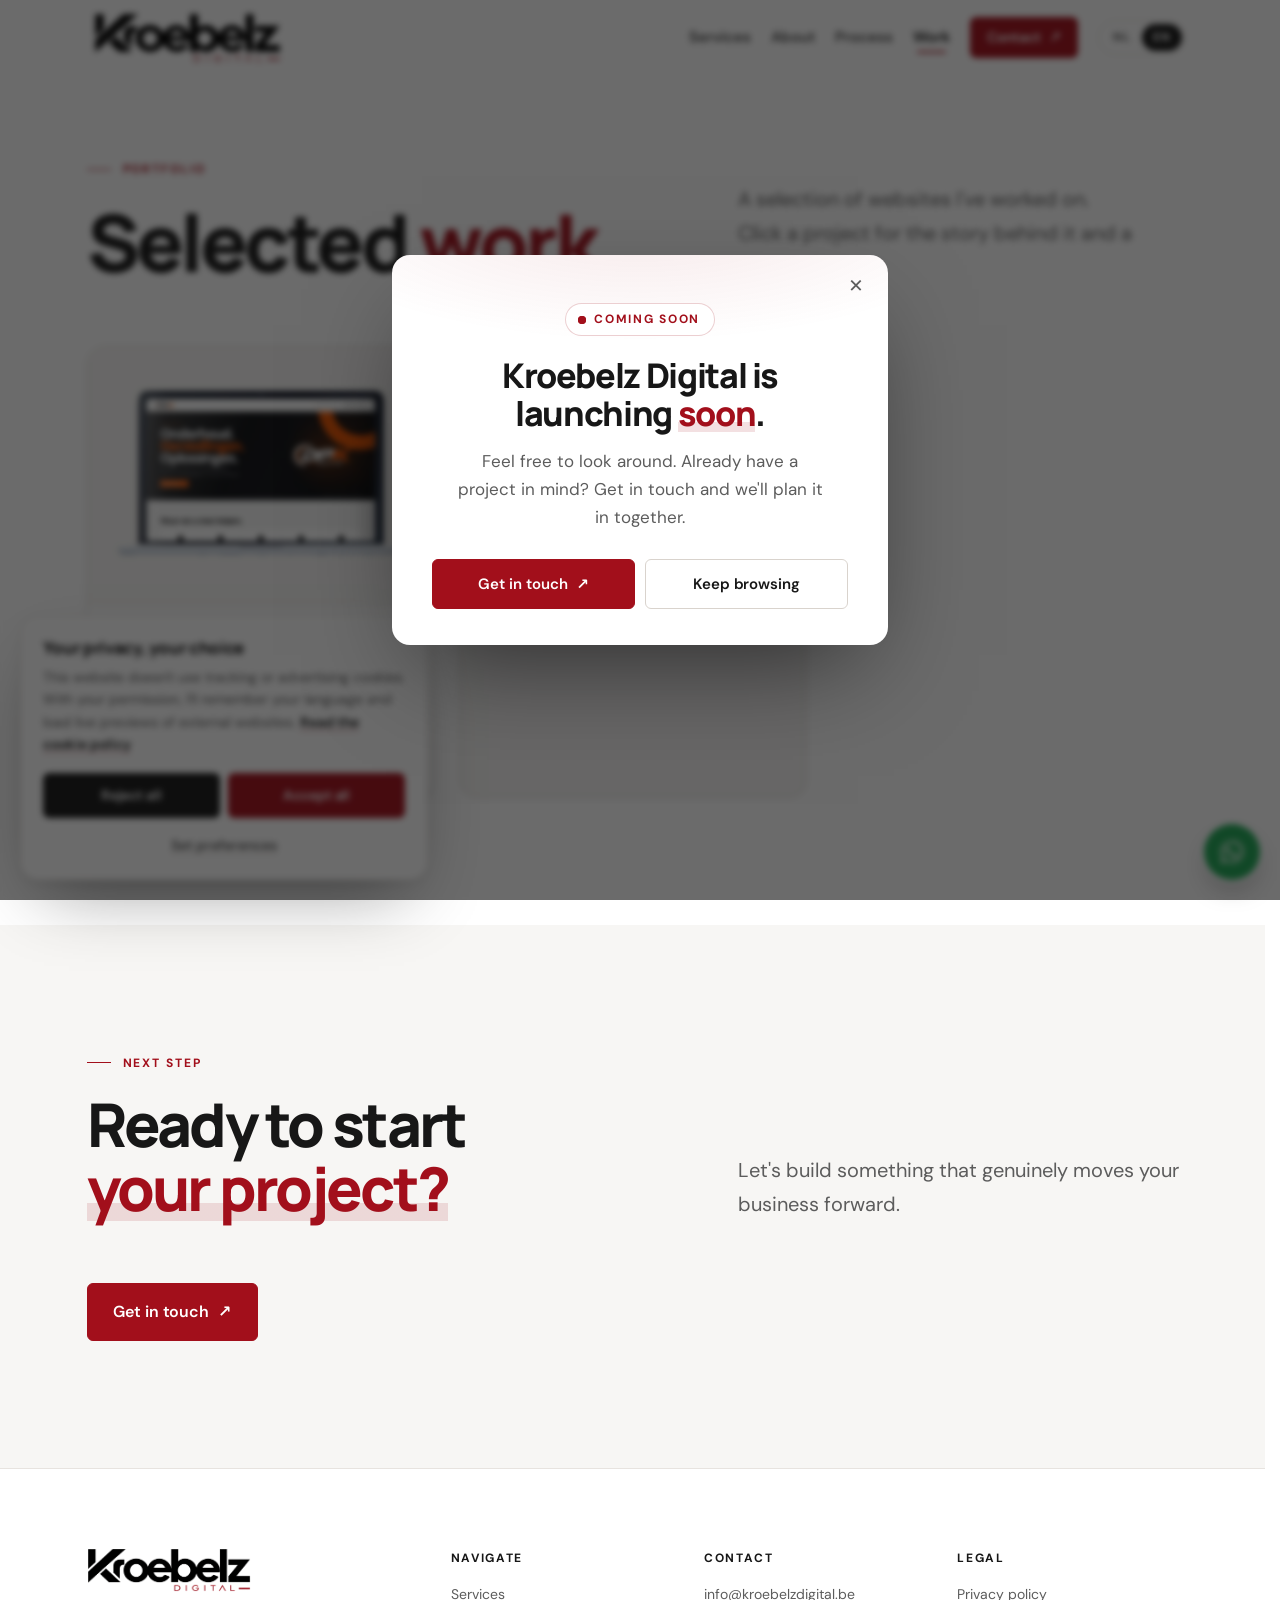
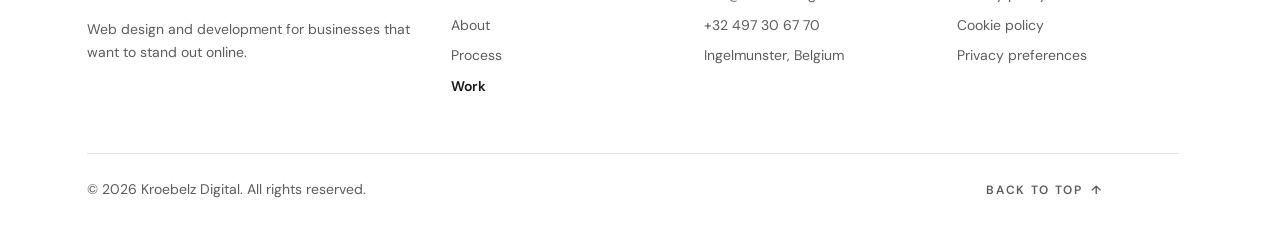
<file: my-work.html>
<!doctype html>
<html lang="nl">
  <head>
    <meta charset="utf-8" />
    <meta name="viewport" content="width=device-width, initial-scale=1" />
    <meta name="theme-color" content="#ffffff" />
    <title data-i18n="meta.workTitle">Mijn werk | Kroebelz Digital</title>
    <meta
      name="description"
      content="Een selectie van websites ontworpen en gebouwd door Kroebelz Digital uit Ingelmunster, België."
      data-i18n-attr="content:meta.workDescription"
    />
    <meta property="og:type" content="website" />
    <meta property="og:site_name" content="Kroebelz Digital" />
    <meta property="og:title" content="Mijn werk | Kroebelz Digital" />
    <link rel="icon" type="image/jpeg" href="assets/logo-mark.jpeg" />
    <link rel="preload" href="assets/fonts/manrope-latin.woff2" as="font" type="font/woff2" crossorigin />
    <link rel="preload" href="assets/fonts/dm-sans-latin.woff2" as="font" type="font/woff2" crossorigin />
    <link
      href="https://cdn.jsdelivr.net/npm/bootstrap@5.3.4/dist/css/bootstrap.min.css"
      rel="stylesheet"
    />
    <link href="css/style.css" rel="stylesheet" />
    <script src="https://cdn.jsdelivr.net/npm/bootstrap@5.3.4/dist/js/bootstrap.bundle.min.js" defer></script>
    <script src="js/main.js" defer></script>
  </head>
  <body>
    <a class="skip-link" href="#main" data-i18n="nav.skip">Naar de inhoud</a>

    <header class="site-header">
      <nav class="navbar navbar-expand-lg fixed-top" aria-label="Hoofdmenu" data-i18n-attr="aria-label:nav.label">
        <div class="container">
          <a class="navbar-brand" href="index.html" aria-label="Kroebelz Digital, naar de homepage" data-i18n-attr="aria-label:nav.homePage">
            <img src="assets/logotrans.png" alt="" class="nav-logo-full" width="720" height="193" />
          </a>

          <div class="navbar-tools order-lg-last">
            <div class="language-switcher" role="group" aria-label="Taal kiezen" data-i18n-attr="aria-label:nav.language">
              <button type="button" class="lang-btn" data-lang="nl" lang="nl" aria-label="Nederlands" aria-pressed="true">NL</button>
              <button type="button" class="lang-btn" data-lang="en" lang="en" aria-label="English" aria-pressed="false">EN</button>
            </div>
            <button
              class="navbar-toggler"
              type="button"
              data-bs-toggle="collapse"
              data-bs-target="#mainNav"
              aria-controls="mainNav"
              aria-expanded="false"
              aria-label="Menu openen"
              data-i18n-attr="aria-label:nav.toggle"
            >
              <span class="navbar-toggler-icon"></span>
            </button>
          </div>

          <div class="collapse navbar-collapse" id="mainNav">
            <ul class="navbar-nav ms-auto align-items-lg-center">
              <li class="nav-item">
                <a class="nav-link" href="index.html#services" data-i18n="nav.services">Diensten</a>
              </li>
              <li class="nav-item">
                <a class="nav-link" href="index.html#about" data-i18n="nav.about">Over mij</a>
              </li>
              <li class="nav-item">
                <a class="nav-link" href="index.html#process" data-i18n="nav.process">Werkwijze</a>
              </li>
              <li class="nav-item">
                <a class="nav-link active" href="my-work.html" aria-current="page" data-i18n="nav.work">Mijn werk</a>
              </li>
              <li class="nav-item nav-item-cta">
                <a class="btn btn-red btn-sm" href="index.html#contact">
                  <span data-i18n="nav.contact">Contact</span>
                  <span class="btn-arrow" aria-hidden="true">↗</span>
                </a>
              </li>
            </ul>
          </div>
        </div>
      </nav>
    </header>

    <main id="main">
      <section class="section-pad work-section" aria-labelledby="work-title">
        <div class="container">
          <div class="section-heading row align-items-end gy-4">
            <div class="col-lg-7">
              <p class="eyebrow">Portfolio</p>
              <h1 id="work-title" class="page-title" data-i18n-html="work.title">Mijn <em>projecten</em></h1>
            </div>
            <div class="col-lg-5">
              <p class="section-intro" data-i18n="work.intro">
                Een selectie van websites waaraan ik gewerkt heb. Klik op een project voor meer uitleg en een live voorbeeld.
              </p>
            </div>
          </div>

          <ul class="project-grid" role="list">
            <li>
              <article class="project-card" data-reveal>
                <div class="project-media">
                  <img
                    src="assets/dpk.png"
                    alt="De homepage van dpkservice op een laptop"
                    data-i18n-attr="alt:work.dpk.imageAlt"
                    width="1080"
                    height="1350"
                    loading="lazy"
                    decoding="async"
                  />
                </div>
                <div class="project-body">
                  <p class="project-tag" data-i18n="work.dpk.tag">Hobbyproject</p>
                  <h2 class="project-title">dpkservice</h2>
                  <p class="project-scope" data-i18n="work.dpk.scope">Webdesign · Webontwikkeling</p>
                  <div class="project-actions">
                    <a
                      class="project-preview stretched-link"
                      href="https://dpkservice.be"
                      target="_blank"
                      rel="noopener noreferrer"
                      data-project-preview
                      data-project-title="dpkservice"
                      data-project-tag="work.dpk.tag"
                      data-project-summary="work.dpk.summary"
                      data-project-scope="work.dpk.scope"
                      data-project-image="assets/dpk.png"
                      data-project-image-alt="work.dpk.imageAlt"
                    >
                      <span data-i18n="work.view">Bekijk project</span>
                      <span class="project-preview-arrow" aria-hidden="true">→</span>
                    </a>
                    <a class="project-visit" href="https://dpkservice.be" target="_blank" rel="noopener noreferrer">
                      <span data-i18n="work.visit">Bezoek website</span>
                      <span aria-hidden="true">↗</span>
                    </a>
                  </div>
                </div>
              </article>
            </li>
            <li>
              <div class="project-placeholder" data-reveal>
                <span class="service-icon" aria-hidden="true">✳</span>
                <p class="project-placeholder-title" data-i18n="work.soonTitle">Binnenkort meer</p>
                <p data-i18n="work.soonText">Nieuwe projecten zijn in de maak.</p>
              </div>
            </li>
          </ul>
        </div>
      </section>

      <section class="section-pad services-section" aria-labelledby="next-title">
        <div class="container">
          <div class="section-heading row align-items-end gy-4">
            <div class="col-lg-7">
              <p class="eyebrow" data-i18n="work.nextEyebrow">Volgende stap</p>
              <h2 id="next-title" data-i18n-html="work.nextTitle">Klaar om je project <em>te starten?</em></h2>
            </div>
            <div class="col-lg-5">
              <p class="section-intro" data-i18n="work.nextIntro">
                Laten we samen iets bouwen waar je bedrijf echt mee vooruit kan.
              </p>
            </div>
          </div>
          <a href="index.html#contact" class="btn btn-red btn-lg">
            <span data-i18n="work.nextCta">Neem contact op</span>
            <span class="btn-arrow" aria-hidden="true">↗</span>
          </a>
        </div>
      </section>
    </main>

    <footer class="site-footer">
      <div class="container">
        <div class="footer-grid">
          <div class="footer-about">
            <a href="index.html" class="footer-brand" aria-label="Kroebelz Digital, naar de homepage" data-i18n-attr="aria-label:nav.homePage">
              <img src="assets/logotrans.png" alt="" width="720" height="193" loading="lazy" decoding="async" />
            </a>
            <p class="footer-blurb" data-i18n="footer.blurb">Webdesign en webontwikkeling voor ondernemers die online willen opvallen.</p>
          </div>
          <nav class="footer-col" aria-labelledby="footer-nav-title">
            <p class="footer-heading" id="footer-nav-title" data-i18n="footer.navTitle">Navigatie</p>
            <ul class="footer-links" role="list">
              <li><a href="index.html#services" data-i18n="nav.services">Diensten</a></li>
              <li><a href="index.html#about" data-i18n="nav.about">Over mij</a></li>
              <li><a href="index.html#process" data-i18n="nav.process">Werkwijze</a></li>
              <li><a href="my-work.html" aria-current="page" data-i18n="nav.work">Mijn werk</a></li>
            </ul>
          </nav>
          <div class="footer-col">
            <p class="footer-heading" data-i18n="footer.contactTitle">Contact</p>
            <ul class="footer-links" role="list">
              <li><a href="mailto:info@kroebelzdigital.be">info@<wbr />kroebelzdigital.be</a></li>
              <li><a href="https://wa.me/32497306770" target="_blank" rel="noopener noreferrer">+32 497 30 67 70</a></li>
              <li data-i18n="contact.location">Ingelmunster, België</li>
            </ul>
          </div>
          <nav class="footer-col" aria-labelledby="footer-legal-title">
            <p class="footer-heading" id="footer-legal-title" data-i18n="footer.legalTitle">Juridisch</p>
            <ul class="footer-links" role="list">
              <li><a href="privacy-policy.html" data-i18n="footer.privacy">Privacybeleid</a></li>
              <li><a href="cookie-policy.html" data-i18n="footer.cookies">Cookiebeleid</a></li>
              <li data-js-only hidden>
                <button type="button" class="footer-link-button" data-consent-open data-i18n="footer.preferences">Privacyvoorkeuren</button>
              </li>
            </ul>
          </nav>
        </div>
        <div class="footer-bottom">
          <p>© <span data-year>2026</span> Kroebelz Digital. <span data-i18n="footer.rights">Alle rechten voorbehouden.</span></p>
          <a href="#top" class="back-top">
            <span data-i18n="footer.backToTop">Terug naar boven</span>
            <span aria-hidden="true">↑</span>
          </a>
        </div>
      </div>
    </footer>

    <a
      class="whatsapp-float"
      href="https://wa.me/32497306770"
      target="_blank"
      rel="noopener noreferrer"
      aria-label="Stuur Lars een bericht via WhatsApp"
      data-i18n-attr="aria-label:whatsapp.label"
    >
      <svg viewBox="0 0 32 32" aria-hidden="true" focusable="false">
        <path d="M16.02 3C8.85 3 3.02 8.75 3.02 15.83c0 2.26.6 4.47 1.75 6.4L3 29l7.02-1.82a13.1 13.1 0 0 0 6 1.44h.01c7.17 0 13-5.76 13-12.84 0-3.43-1.35-6.65-3.81-9.08A13.02 13.02 0 0 0 16.02 3Zm0 23.45h-.01a10.9 10.9 0 0 1-5.24-1.34l-.38-.21-4.16 1.08 1.11-4.02-.25-.41a10.55 10.55 0 0 1-1.62-5.72c0-5.83 4.74-10.57 10.56-10.57 2.82 0 5.47 1.1 7.46 3.1a10.47 10.47 0 0 1 3.1 7.46c0 5.83-4.74 10.63-10.57 10.63Zm5.8-7.95c-.32-.16-1.9-.93-2.2-1.04-.3-.1-.51-.16-.73.16-.21.32-.83 1.04-1.02 1.25-.19.21-.38.24-.7.08-.32-.16-1.35-.49-2.57-1.56-.95-.82-1.59-1.83-1.78-2.15-.19-.32-.02-.5.14-.66.14-.14.32-.38.48-.57.16-.19.21-.32.32-.54.1-.21.05-.4-.03-.56-.08-.16-.73-1.75-1-2.4-.26-.62-.53-.54-.73-.55h-.62c-.21 0-.56.08-.86.4-.3.32-1.13 1.1-1.13 2.68s1.16 3.11 1.32 3.32c.16.21 2.28 3.48 5.52 4.88.77.33 1.37.53 1.84.68.77.24 1.47.21 2.02.13.62-.09 1.9-.77 2.17-1.52.27-.75.27-1.4.19-1.53-.08-.14-.29-.22-.62-.38Z" />
      </svg>
    </a>

    <dialog class="project-dialog" id="projectDialog" aria-labelledby="projectDialogTitle">
      <div class="project-dialog-header">
        <div>
          <p class="project-tag" data-dialog-text="projectTag"></p>
          <h2 class="project-dialog-title" id="projectDialogTitle"></h2>
        </div>
        <button type="button" class="dialog-close" data-dialog-close aria-label="Sluiten" data-i18n-attr="aria-label:work.close">
          <span aria-hidden="true">✕</span>
        </button>
      </div>

      <div class="project-stage">
        <div class="project-stage-media">
          <img data-dialog-image alt="" width="1080" height="1350" decoding="async" />
        </div>
        <div class="project-stage-info">
          <p class="project-stage-summary" data-dialog-text="projectSummary"></p>
          <p class="project-stage-scope" data-dialog-text="projectScope"></p>
          <div class="project-stage-actions">
            <a class="btn btn-red" data-dialog-visit href="https://dpkservice.be" target="_blank" rel="noopener noreferrer">
              <span data-i18n="work.visit">Bezoek website</span>
              <span class="btn-arrow" aria-hidden="true">↗</span>
            </a>
            <button type="button" class="btn btn-outline" data-dialog-live data-i18n="work.liveLoad">Live voorbeeld laden</button>
          </div>
          <p class="project-stage-note" data-dialog-live-note data-i18n="work.liveNote">
            Het live voorbeeld laadt de echte website van een externe server, die zelf cookies kan plaatsen. Door het te laden, sta je externe media toe. Dat kun je altijd wijzigen via de privacyvoorkeuren.
          </p>
        </div>
      </div>

      <div class="project-live">
        <p class="project-live-bar">
          <span data-i18n="work.fallback">Zie je niets? Sommige websites laten zich niet in een andere pagina tonen.</span>
          <a data-dialog-visit href="https://dpkservice.be" target="_blank" rel="noopener noreferrer">
            <span data-i18n="work.openTab">Open in een nieuw tabblad</span>
            <span aria-hidden="true">↗</span>
          </a>
        </p>
        <iframe
          data-dialog-frame
          title="Live voorbeeld van de website"
          data-i18n-attr="title:work.frameTitle"
          sandbox="allow-scripts allow-same-origin allow-forms allow-popups"
          referrerpolicy="no-referrer"
        ></iframe>
      </div>
    </dialog>
  </body>
</html>
</file>
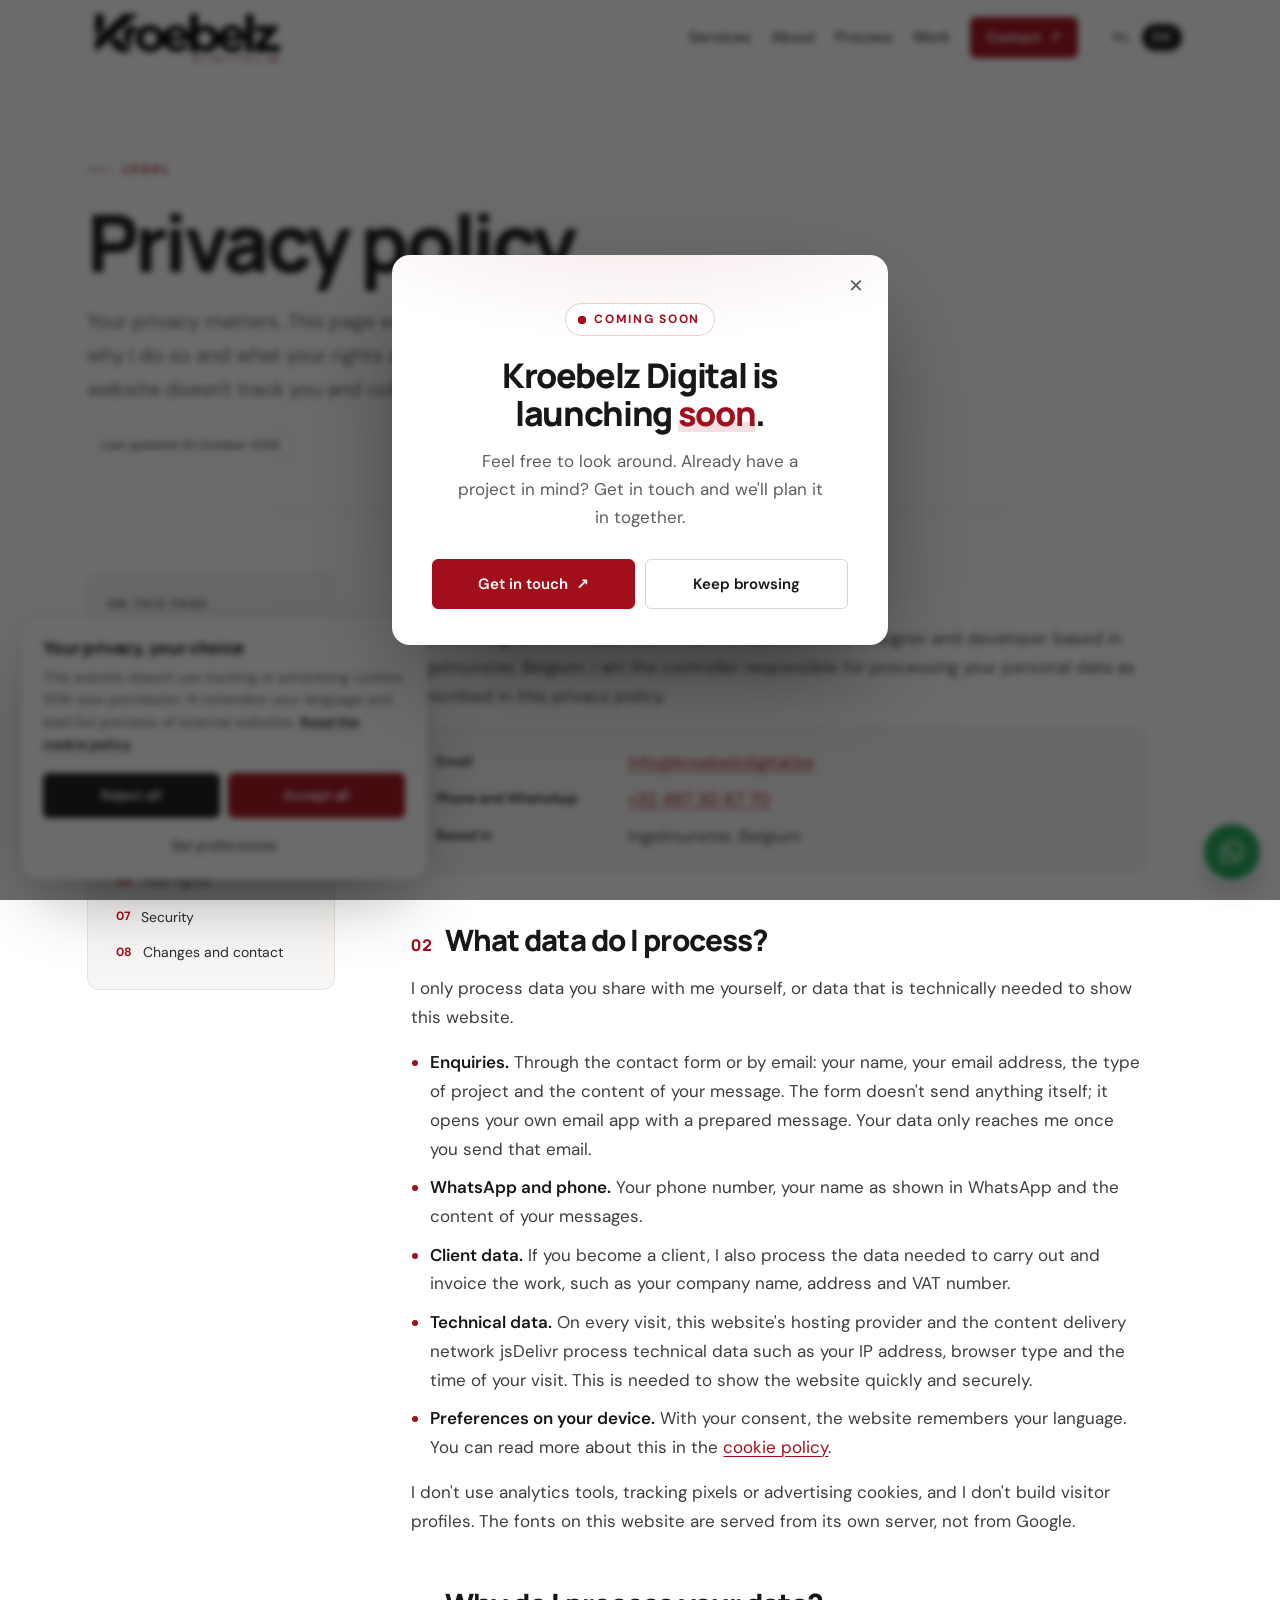
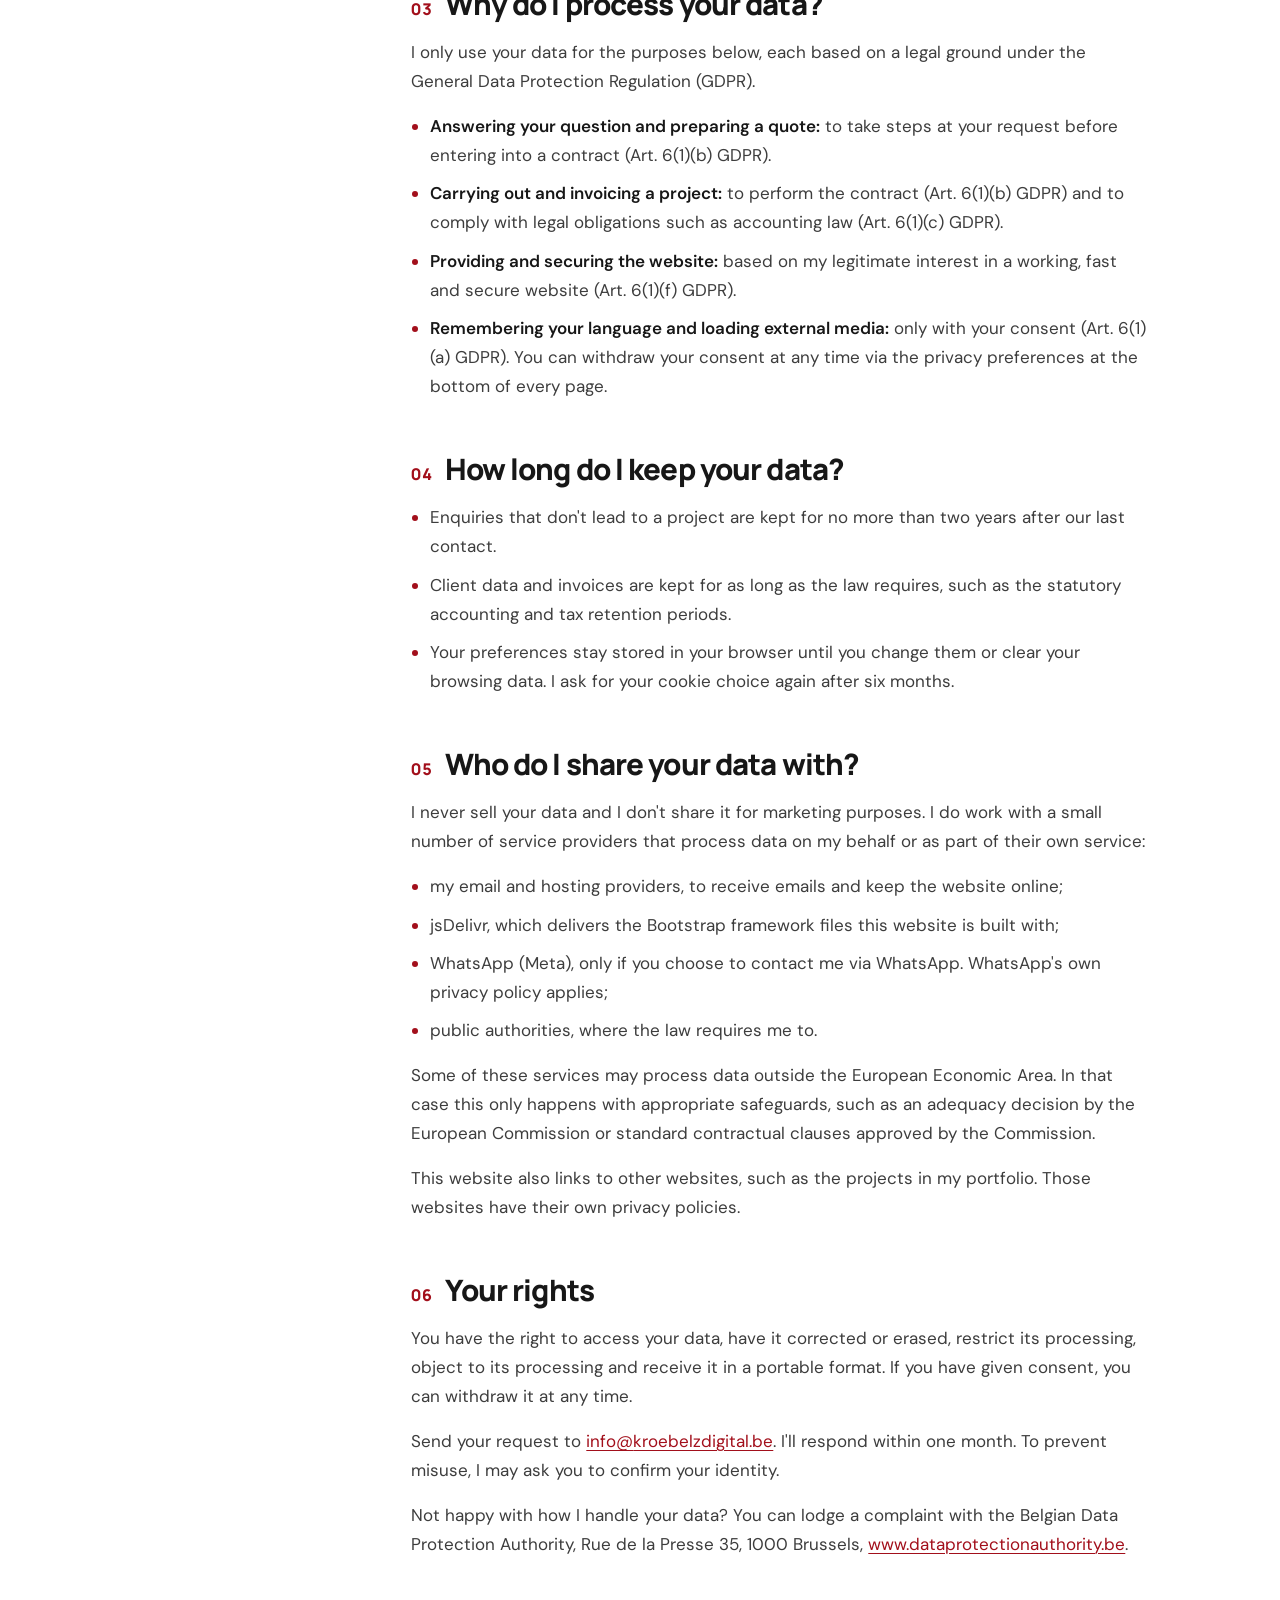
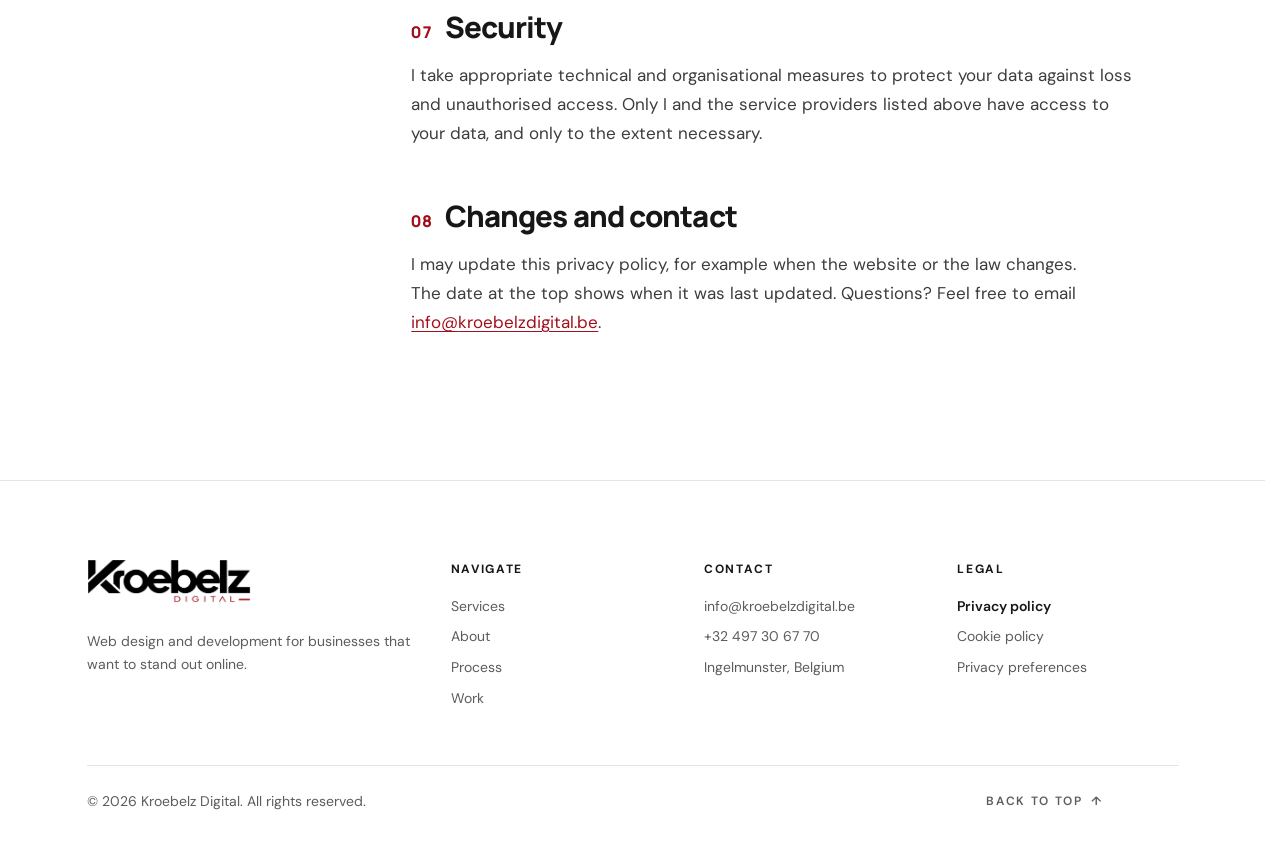
<file: privacy-policy.html>
<!doctype html>
<html lang="nl">
  <head>
    <meta charset="utf-8" />
    <meta name="viewport" content="width=device-width, initial-scale=1" />
    <meta name="theme-color" content="#ffffff" />
    <title data-i18n="meta.privacyTitle">Privacybeleid | Kroebelz Digital</title>
    <meta
      name="description"
      content="Lees welke persoonsgegevens Kroebelz Digital verwerkt, waarom en welke rechten je hebt."
      data-i18n-attr="content:meta.privacyDescription"
    />
    <link rel="icon" type="image/jpeg" href="assets/logo-mark.jpeg" />
    <link rel="preload" href="assets/fonts/manrope-latin.woff2" as="font" type="font/woff2" crossorigin />
    <link rel="preload" href="assets/fonts/dm-sans-latin.woff2" as="font" type="font/woff2" crossorigin />
    <link
      href="https://cdn.jsdelivr.net/npm/bootstrap@5.3.4/dist/css/bootstrap.min.css"
      rel="stylesheet"
    />
    <link href="css/style.css" rel="stylesheet" />
    <script src="https://cdn.jsdelivr.net/npm/bootstrap@5.3.4/dist/js/bootstrap.bundle.min.js" defer></script>
    <script src="js/main.js" defer></script>
  </head>
  <body>
    <a class="skip-link" href="#main" data-i18n="nav.skip">Naar de inhoud</a>

    <header class="site-header">
      <nav class="navbar navbar-expand-lg fixed-top" aria-label="Hoofdmenu" data-i18n-attr="aria-label:nav.label">
        <div class="container">
          <a class="navbar-brand" href="index.html" aria-label="Kroebelz Digital, naar de homepage" data-i18n-attr="aria-label:nav.homePage">
            <img src="assets/logotrans.png" alt="" class="nav-logo-full" width="720" height="193" />
          </a>

          <div class="navbar-tools order-lg-last">
            <div class="language-switcher" role="group" aria-label="Taal kiezen" data-i18n-attr="aria-label:nav.language">
              <button type="button" class="lang-btn" data-lang="nl" lang="nl" aria-label="Nederlands" aria-pressed="true">NL</button>
              <button type="button" class="lang-btn" data-lang="en" lang="en" aria-label="English" aria-pressed="false">EN</button>
            </div>
            <button
              class="navbar-toggler"
              type="button"
              data-bs-toggle="collapse"
              data-bs-target="#mainNav"
              aria-controls="mainNav"
              aria-expanded="false"
              aria-label="Menu openen"
              data-i18n-attr="aria-label:nav.toggle"
            >
              <span class="navbar-toggler-icon"></span>
            </button>
          </div>

          <div class="collapse navbar-collapse" id="mainNav">
            <ul class="navbar-nav ms-auto align-items-lg-center">
              <li class="nav-item">
                <a class="nav-link" href="index.html#services" data-i18n="nav.services">Diensten</a>
              </li>
              <li class="nav-item">
                <a class="nav-link" href="index.html#about" data-i18n="nav.about">Over mij</a>
              </li>
              <li class="nav-item">
                <a class="nav-link" href="index.html#process" data-i18n="nav.process">Werkwijze</a>
              </li>
              <li class="nav-item">
                <a class="nav-link" href="my-work.html" data-i18n="nav.work">Mijn werk</a>
              </li>
              <li class="nav-item nav-item-cta">
                <a class="btn btn-red btn-sm" href="index.html#contact">
                  <span data-i18n="nav.contact">Contact</span>
                  <span class="btn-arrow" aria-hidden="true">↗</span>
                </a>
              </li>
            </ul>
          </div>
        </div>
      </nav>
    </header>

    <main id="main">
      <article class="legal-page" aria-labelledby="legal-title">
        <div class="container">
          <header class="legal-header">
            <p class="eyebrow" data-i18n="legal.eyebrow">Juridisch</p>
            <h1 id="legal-title" class="page-title" data-i18n="privacy.title">Privacybeleid</h1>
            <p class="legal-lead" data-i18n="privacy.lead">
              Je privacy is belangrijk. Hier lees je welke persoonsgegevens ik verwerk, waarom ik dat doe en welke rechten je hebt. Ik houd het bewust eenvoudig: deze website volgt je niet en verzamelt niet meer dan nodig.
            </p>
            <p class="legal-updated" data-i18n="legal.updated">Laatst bijgewerkt op 20 oktober 2026</p>
          </header>

          <div class="legal-block" data-lang-block="nl" lang="nl">
            <nav class="legal-toc" aria-label="Op deze pagina">
              <p class="legal-toc-title">Op deze pagina</p>
              <ol>
                <li><a href="#nl-verantwoordelijke">Wie is verantwoordelijk?</a></li>
                <li><a href="#nl-gegevens">Welke gegevens verwerk ik?</a></li>
                <li><a href="#nl-doeleinden">Waarom verwerk ik je gegevens?</a></li>
                <li><a href="#nl-bewaartermijn">Hoe lang bewaar ik je gegevens?</a></li>
                <li><a href="#nl-delen">Met wie deel ik je gegevens?</a></li>
                <li><a href="#nl-rechten">Jouw rechten</a></li>
                <li><a href="#nl-beveiliging">Beveiliging</a></li>
                <li><a href="#nl-wijzigingen">Wijzigingen en contact</a></li>
              </ol>
            </nav>

            <div class="legal-content">
              <section aria-labelledby="nl-verantwoordelijke">
                <h2 id="nl-verantwoordelijke">Wie is verantwoordelijk?</h2>
                <p>
                  Kroebelz Digital is de onderneming van Lars Croubels, webdesigner en webontwikkelaar uit Ingelmunster
                  (België). Ik ben verantwoordelijk voor de verwerking van je persoonsgegevens zoals beschreven in dit
                  privacybeleid.
                </p>
                <ul class="legal-contact" role="list">
                  <li><strong>E-mail</strong> <a href="mailto:info@kroebelzdigital.be">info@<wbr />kroebelzdigital.be</a></li>
                  <li><strong>Telefoon en WhatsApp</strong> <a href="tel:+32497306770">+32 497 30 67 70</a></li>
                  <li><strong>Vestiging</strong> Ingelmunster, België</li>
                </ul>
              </section>

              <section aria-labelledby="nl-gegevens">
                <h2 id="nl-gegevens">Welke gegevens verwerk ik?</h2>
                <p>Ik verwerk alleen gegevens die je zelf met me deelt of die technisch nodig zijn om deze website te tonen.</p>
                <ul>
                  <li>
                    <strong>Contactaanvragen.</strong> Via het contactformulier of per e-mail: je naam, je e-mailadres, het
                    soort project en de inhoud van je bericht. Het formulier verstuurt zelf niets, maar opent je eigen
                    e-mailprogramma met een ingevuld bericht. Je gegevens bereiken mij pas wanneer jij die e-mail verstuurt.
                  </li>
                  <li>
                    <strong>WhatsApp en telefoon.</strong> Je telefoonnummer, je naam zoals die in WhatsApp staat en de
                    inhoud van je berichten.
                  </li>
                  <li>
                    <strong>Klantgegevens.</strong> Word je klant, dan verwerk ik ook de gegevens die nodig zijn om de
                    opdracht uit te voeren en te factureren, zoals je bedrijfsnaam, adres en btw-nummer.
                  </li>
                  <li>
                    <strong>Technische gegevens.</strong> Bij elk bezoek verwerken de hostingprovider van deze website en het
                    content delivery network jsDelivr technische gegevens zoals je IP-adres, je browsertype en het tijdstip
                    van je bezoek. Dat is nodig om de website snel en veilig te tonen.
                  </li>
                  <li>
                    <strong>Voorkeuren op je toestel.</strong> Met jouw toestemming onthoudt de website je taalkeuze. Meer
                    daarover lees je in het <a href="cookie-policy.html">cookiebeleid</a>.
                  </li>
                </ul>
                <p>
                  Ik gebruik geen analysetools, trackingpixels of advertentiecookies en ik maak geen profielen van bezoekers.
                  De lettertypes van deze website worden vanaf de eigen server geladen, niet via Google.
                </p>
              </section>

              <section aria-labelledby="nl-doeleinden">
                <h2 id="nl-doeleinden">Waarom verwerk ik je gegevens?</h2>
                <p>
                  Ik gebruik je gegevens alleen voor de doelen hieronder, telkens op basis van een rechtsgrond uit de
                  Algemene Verordening Gegevensbescherming (AVG).
                </p>
                <ul>
                  <li>
                    <strong>Je vraag beantwoorden en een offerte opmaken:</strong> om op jouw verzoek stappen te zetten vóór
                    een overeenkomst (art. 6.1.b AVG).
                  </li>
                  <li>
                    <strong>Een opdracht uitvoeren en factureren:</strong> voor de uitvoering van de overeenkomst
                    (art. 6.1.b AVG) en om te voldoen aan wettelijke verplichtingen, zoals de boekhoudwetgeving
                    (art. 6.1.c AVG).
                  </li>
                  <li>
                    <strong>De website aanbieden en beveiligen:</strong> op basis van mijn gerechtvaardigd belang bij een
                    werkende, snelle en veilige website (art. 6.1.f AVG).
                  </li>
                  <li>
                    <strong>Je taalkeuze onthouden en externe media laden:</strong> alleen met jouw toestemming
                    (art. 6.1.a AVG). Je kunt die toestemming op elk moment intrekken via de privacyvoorkeuren onderaan
                    elke pagina.
                  </li>
                </ul>
              </section>

              <section aria-labelledby="nl-bewaartermijn">
                <h2 id="nl-bewaartermijn">Hoe lang bewaar ik je gegevens?</h2>
                <ul>
                  <li>Contactaanvragen zonder vervolg bewaar ik maximaal twee jaar na ons laatste contact.</li>
                  <li>
                    Gegevens van klanten en facturen bewaar ik zolang de wettelijke bewaartermijnen dat vereisen, zoals de
                    boekhoudkundige en fiscale bewaarplicht.
                  </li>
                  <li>
                    Je voorkeuren blijven in je browser bewaard tot je ze wijzigt of je browsergegevens wist. Je cookiekeuze
                    vraag ik na zes maanden opnieuw.
                  </li>
                </ul>
              </section>

              <section aria-labelledby="nl-delen">
                <h2 id="nl-delen">Met wie deel ik je gegevens?</h2>
                <p>
                  Ik verkoop je gegevens nooit en deel ze niet voor marketingdoeleinden. Ik werk wel met een beperkt aantal
                  dienstverleners die gegevens in mijn opdracht of voor hun eigen dienst verwerken:
                </p>
                <ul>
                  <li>mijn e-mail- en hostingprovider, om e-mails te ontvangen en de website online te houden;</li>
                  <li>jsDelivr, dat de bestanden van het Bootstrap-framework levert waarmee deze website gebouwd is;</li>
                  <li>
                    WhatsApp (Meta), alleen wanneer je zelf kiest om via WhatsApp contact op te nemen. Daarvoor geldt het
                    privacybeleid van WhatsApp;
                  </li>
                  <li>overheidsinstanties, wanneer de wet mij daartoe verplicht.</li>
                </ul>
                <p>
                  Sommige van deze diensten kunnen gegevens buiten de Europese Economische Ruimte verwerken. Dat gebeurt dan
                  alleen met passende waarborgen, zoals een adequaatheidsbesluit van de Europese Commissie of door de
                  Commissie goedgekeurde standaardcontractbepalingen.
                </p>
                <p>
                  Deze website bevat ook links naar andere websites, zoals de projecten in mijn portfolio. Voor die websites
                  geldt hun eigen privacybeleid.
                </p>
              </section>

              <section aria-labelledby="nl-rechten">
                <h2 id="nl-rechten">Jouw rechten</h2>
                <p>
                  Je hebt het recht om je gegevens in te zien, te laten verbeteren of verwijderen, de verwerking te laten
                  beperken, bezwaar te maken tegen de verwerking en je gegevens over te dragen. Heb je toestemming gegeven,
                  dan kun je die op elk moment intrekken.
                </p>
                <p>
                  Stuur je verzoek naar <a href="mailto:info@kroebelzdigital.be">info@<wbr />kroebelzdigital.be</a>. Ik antwoord
                  binnen een maand. Om misbruik te voorkomen, kan ik je vragen om je identiteit te bevestigen.
                </p>
                <p>
                  Ben je niet tevreden over hoe ik met je gegevens omga? Dan kun je een klacht indienen bij de
                  Gegevensbeschermingsautoriteit, Drukpersstraat 35, 1000 Brussel,
                  <a href="https://www.gegevensbeschermingsautoriteit.be" target="_blank" rel="noopener noreferrer">www.gegevensbeschermingsautoriteit.be</a>.
                </p>
              </section>

              <section aria-labelledby="nl-beveiliging">
                <h2 id="nl-beveiliging">Beveiliging</h2>
                <p>
                  Ik neem passende technische en organisatorische maatregelen om je gegevens te beschermen tegen verlies en
                  ongeoorloofde toegang. Alleen ikzelf en de dienstverleners hierboven hebben toegang tot je gegevens, en
                  alleen voor zover dat nodig is.
                </p>
              </section>

              <section aria-labelledby="nl-wijzigingen">
                <h2 id="nl-wijzigingen">Wijzigingen en contact</h2>
                <p>
                  Ik kan dit privacybeleid aanpassen, bijvoorbeeld wanneer de website verandert of de wetgeving wijzigt. De
                  datum bovenaan toont wanneer het voor het laatst is bijgewerkt. Heb je vragen? Mail gerust naar
                  <a href="mailto:info@kroebelzdigital.be">info@<wbr />kroebelzdigital.be</a>.
                </p>
              </section>
            </div>
          </div>

          <div class="legal-block" data-lang-block="en" lang="en" hidden>
            <nav class="legal-toc" aria-label="On this page">
              <p class="legal-toc-title">On this page</p>
              <ol>
                <li><a href="#en-controller">Who is responsible?</a></li>
                <li><a href="#en-data">What data do I process?</a></li>
                <li><a href="#en-purposes">Why do I process your data?</a></li>
                <li><a href="#en-retention">How long do I keep your data?</a></li>
                <li><a href="#en-sharing">Who do I share your data with?</a></li>
                <li><a href="#en-rights">Your rights</a></li>
                <li><a href="#en-security">Security</a></li>
                <li><a href="#en-changes">Changes and contact</a></li>
              </ol>
            </nav>

            <div class="legal-content">
              <section aria-labelledby="en-controller">
                <h2 id="en-controller">Who is responsible?</h2>
                <p>
                  Kroebelz Digital is the business of Lars Croubels, a web designer and developer based in Ingelmunster,
                  Belgium. I am the controller responsible for processing your personal data as described in this privacy
                  policy.
                </p>
                <ul class="legal-contact" role="list">
                  <li><strong>Email</strong> <a href="mailto:info@kroebelzdigital.be">info@<wbr />kroebelzdigital.be</a></li>
                  <li><strong>Phone and WhatsApp</strong> <a href="tel:+32497306770">+32 497 30 67 70</a></li>
                  <li><strong>Based in</strong> Ingelmunster, Belgium</li>
                </ul>
              </section>

              <section aria-labelledby="en-data">
                <h2 id="en-data">What data do I process?</h2>
                <p>I only process data you share with me yourself, or data that is technically needed to show this website.</p>
                <ul>
                  <li>
                    <strong>Enquiries.</strong> Through the contact form or by email: your name, your email address, the
                    type of project and the content of your message. The form doesn't send anything itself; it opens your
                    own email app with a prepared message. Your data only reaches me once you send that email.
                  </li>
                  <li>
                    <strong>WhatsApp and phone.</strong> Your phone number, your name as shown in WhatsApp and the content
                    of your messages.
                  </li>
                  <li>
                    <strong>Client data.</strong> If you become a client, I also process the data needed to carry out and
                    invoice the work, such as your company name, address and VAT number.
                  </li>
                  <li>
                    <strong>Technical data.</strong> On every visit, this website's hosting provider and the content
                    delivery network jsDelivr process technical data such as your IP address, browser type and the time of
                    your visit. This is needed to show the website quickly and securely.
                  </li>
                  <li>
                    <strong>Preferences on your device.</strong> With your consent, the website remembers your language. You
                    can read more about this in the <a href="cookie-policy.html">cookie policy</a>.
                  </li>
                </ul>
                <p>
                  I don't use analytics tools, tracking pixels or advertising cookies, and I don't build visitor profiles.
                  The fonts on this website are served from its own server, not from Google.
                </p>
              </section>

              <section aria-labelledby="en-purposes">
                <h2 id="en-purposes">Why do I process your data?</h2>
                <p>
                  I only use your data for the purposes below, each based on a legal ground under the General Data
                  Protection Regulation (GDPR).
                </p>
                <ul>
                  <li>
                    <strong>Answering your question and preparing a quote:</strong> to take steps at your request before
                    entering into a contract (Art. 6(1)(b) GDPR).
                  </li>
                  <li>
                    <strong>Carrying out and invoicing a project:</strong> to perform the contract (Art. 6(1)(b) GDPR) and
                    to comply with legal obligations such as accounting law (Art. 6(1)(c) GDPR).
                  </li>
                  <li>
                    <strong>Providing and securing the website:</strong> based on my legitimate interest in a working, fast
                    and secure website (Art. 6(1)(f) GDPR).
                  </li>
                  <li>
                    <strong>Remembering your language and loading external media:</strong> only with your consent
                    (Art. 6(1)(a) GDPR). You can withdraw your consent at any time via the privacy preferences at the bottom
                    of every page.
                  </li>
                </ul>
              </section>

              <section aria-labelledby="en-retention">
                <h2 id="en-retention">How long do I keep your data?</h2>
                <ul>
                  <li>Enquiries that don't lead to a project are kept for no more than two years after our last contact.</li>
                  <li>
                    Client data and invoices are kept for as long as the law requires, such as the statutory accounting and
                    tax retention periods.
                  </li>
                  <li>
                    Your preferences stay stored in your browser until you change them or clear your browsing data. I ask
                    for your cookie choice again after six months.
                  </li>
                </ul>
              </section>

              <section aria-labelledby="en-sharing">
                <h2 id="en-sharing">Who do I share your data with?</h2>
                <p>
                  I never sell your data and I don't share it for marketing purposes. I do work with a small number of
                  service providers that process data on my behalf or as part of their own service:
                </p>
                <ul>
                  <li>my email and hosting providers, to receive emails and keep the website online;</li>
                  <li>jsDelivr, which delivers the Bootstrap framework files this website is built with;</li>
                  <li>
                    WhatsApp (Meta), only if you choose to contact me via WhatsApp. WhatsApp's own privacy policy applies;
                  </li>
                  <li>public authorities, where the law requires me to.</li>
                </ul>
                <p>
                  Some of these services may process data outside the European Economic Area. In that case this only
                  happens with appropriate safeguards, such as an adequacy decision by the European Commission or standard
                  contractual clauses approved by the Commission.
                </p>
                <p>
                  This website also links to other websites, such as the projects in my portfolio. Those websites have their
                  own privacy policies.
                </p>
              </section>

              <section aria-labelledby="en-rights">
                <h2 id="en-rights">Your rights</h2>
                <p>
                  You have the right to access your data, have it corrected or erased, restrict its processing, object to
                  its processing and receive it in a portable format. If you have given consent, you can withdraw it at any
                  time.
                </p>
                <p>
                  Send your request to <a href="mailto:info@kroebelzdigital.be">info@<wbr />kroebelzdigital.be</a>. I'll respond
                  within one month. To prevent misuse, I may ask you to confirm your identity.
                </p>
                <p>
                  Not happy with how I handle your data? You can lodge a complaint with the Belgian Data Protection
                  Authority, Rue de la Presse 35, 1000 Brussels,
                  <a href="https://www.dataprotectionauthority.be" target="_blank" rel="noopener noreferrer">www.dataprotectionauthority.be</a>.
                </p>
              </section>

              <section aria-labelledby="en-security">
                <h2 id="en-security">Security</h2>
                <p>
                  I take appropriate technical and organisational measures to protect your data against loss and
                  unauthorised access. Only I and the service providers listed above have access to your data, and only to
                  the extent necessary.
                </p>
              </section>

              <section aria-labelledby="en-changes">
                <h2 id="en-changes">Changes and contact</h2>
                <p>
                  I may update this privacy policy, for example when the website or the law changes. The date at the top
                  shows when it was last updated. Questions? Feel free to email
                  <a href="mailto:info@kroebelzdigital.be">info@<wbr />kroebelzdigital.be</a>.
                </p>
              </section>
            </div>
          </div>
        </div>
      </article>
    </main>

    <footer class="site-footer">
      <div class="container">
        <div class="footer-grid">
          <div class="footer-about">
            <a href="index.html" class="footer-brand" aria-label="Kroebelz Digital, naar de homepage" data-i18n-attr="aria-label:nav.homePage">
              <img src="assets/logotrans.png" alt="" width="720" height="193" loading="lazy" decoding="async" />
            </a>
            <p class="footer-blurb" data-i18n="footer.blurb">Webdesign en webontwikkeling voor ondernemers die online willen opvallen.</p>
          </div>
          <nav class="footer-col" aria-labelledby="footer-nav-title">
            <p class="footer-heading" id="footer-nav-title" data-i18n="footer.navTitle">Navigatie</p>
            <ul class="footer-links" role="list">
              <li><a href="index.html#services" data-i18n="nav.services">Diensten</a></li>
              <li><a href="index.html#about" data-i18n="nav.about">Over mij</a></li>
              <li><a href="index.html#process" data-i18n="nav.process">Werkwijze</a></li>
              <li><a href="my-work.html" data-i18n="nav.work">Mijn werk</a></li>
            </ul>
          </nav>
          <div class="footer-col">
            <p class="footer-heading" data-i18n="footer.contactTitle">Contact</p>
            <ul class="footer-links" role="list">
              <li><a href="mailto:info@kroebelzdigital.be">info@<wbr />kroebelzdigital.be</a></li>
              <li><a href="https://wa.me/32497306770" target="_blank" rel="noopener noreferrer">+32 497 30 67 70</a></li>
              <li data-i18n="contact.location">Ingelmunster, België</li>
            </ul>
          </div>
          <nav class="footer-col" aria-labelledby="footer-legal-title">
            <p class="footer-heading" id="footer-legal-title" data-i18n="footer.legalTitle">Juridisch</p>
            <ul class="footer-links" role="list">
              <li><a href="privacy-policy.html" aria-current="page" data-i18n="footer.privacy">Privacybeleid</a></li>
              <li><a href="cookie-policy.html" data-i18n="footer.cookies">Cookiebeleid</a></li>
              <li data-js-only hidden>
                <button type="button" class="footer-link-button" data-consent-open data-i18n="footer.preferences">Privacyvoorkeuren</button>
              </li>
            </ul>
          </nav>
        </div>
        <div class="footer-bottom">
          <p>© <span data-year>2026</span> Kroebelz Digital. <span data-i18n="footer.rights">Alle rechten voorbehouden.</span></p>
          <a href="#top" class="back-top">
            <span data-i18n="footer.backToTop">Terug naar boven</span>
            <span aria-hidden="true">↑</span>
          </a>
        </div>
      </div>
    </footer>

    <a
      class="whatsapp-float"
      href="https://wa.me/32497306770"
      target="_blank"
      rel="noopener noreferrer"
      aria-label="Stuur Lars een bericht via WhatsApp"
      data-i18n-attr="aria-label:whatsapp.label"
    >
      <svg viewBox="0 0 32 32" aria-hidden="true" focusable="false">
        <path d="M16.02 3C8.85 3 3.02 8.75 3.02 15.83c0 2.26.6 4.47 1.75 6.4L3 29l7.02-1.82a13.1 13.1 0 0 0 6 1.44h.01c7.17 0 13-5.76 13-12.84 0-3.43-1.35-6.65-3.81-9.08A13.02 13.02 0 0 0 16.02 3Zm0 23.45h-.01a10.9 10.9 0 0 1-5.24-1.34l-.38-.21-4.16 1.08 1.11-4.02-.25-.41a10.55 10.55 0 0 1-1.62-5.72c0-5.83 4.74-10.57 10.56-10.57 2.82 0 5.47 1.1 7.46 3.1a10.47 10.47 0 0 1 3.1 7.46c0 5.83-4.74 10.63-10.57 10.63Zm5.8-7.95c-.32-.16-1.9-.93-2.2-1.04-.3-.1-.51-.16-.73.16-.21.32-.83 1.04-1.02 1.25-.19.21-.38.24-.7.08-.32-.16-1.35-.49-2.57-1.56-.95-.82-1.59-1.83-1.78-2.15-.19-.32-.02-.5.14-.66.14-.14.32-.38.48-.57.16-.19.21-.32.32-.54.1-.21.05-.4-.03-.56-.08-.16-.73-1.75-1-2.4-.26-.62-.53-.54-.73-.55h-.62c-.21 0-.56.08-.86.4-.3.32-1.13 1.1-1.13 2.68s1.16 3.11 1.32 3.32c.16.21 2.28 3.48 5.52 4.88.77.33 1.37.53 1.84.68.77.24 1.47.21 2.02.13.62-.09 1.9-.77 2.17-1.52.27-.75.27-1.4.19-1.53-.08-.14-.29-.22-.62-.38Z" />
      </svg>
    </a>
  </body>
</html>
</file>
<file: css/style.css>
/* Kroebelz Digital | Brand colours: near-black, white and deep red */

@font-face {
  font-family: "Manrope";
  font-style: normal;
  font-weight: 600 800;
  font-display: swap;
  src: url("../assets/fonts/manrope-latin.woff2") format("woff2");
  unicode-range: U+0000-00FF, U+0131, U+0152-0153, U+02BB-02BC, U+02C6, U+02DA, U+02DC, U+0304, U+0308, U+0329,
    U+2000-206F, U+20AC, U+2122, U+2191, U+2193, U+2212, U+2215, U+FEFF, U+FFFD;
}

@font-face {
  font-family: "DM Sans";
  font-style: normal;
  font-weight: 400 700;
  font-display: swap;
  src: url("../assets/fonts/dm-sans-latin.woff2") format("woff2");
  unicode-range: U+0000-00FF, U+0131, U+0152-0153, U+02BB-02BC, U+02C6, U+02DA, U+02DC, U+0304, U+0308, U+0329,
    U+2000-206F, U+20AC, U+2122, U+2191, U+2193, U+2212, U+2215, U+FEFF, U+FFFD;
}

:root {
  --red: #a20f1b;
  --red-hover: #bd1725;
  --red-light: #ef4e5b;
  --red-bright: #e8404d;
  --red-tint: rgb(162 15 27 / 0.07);
  --marker: rgb(162 15 27 / 0.13);
  --black: #090909;
  --ink: #171717;
  --ink-soft: #2a2a2a;
  --text: #3d3d3d;
  --muted: #5c5c5c;
  --muted-dark: #a3a3a3;
  --paper: #f7f6f4;
  --line: #e7e3df;
  --line-strong: #d9d3cd;
  --line-dark: #2e2e2e;
  --success: #0f7a43;
  --danger: #b42318;

  --font-body: "DM Sans", system-ui, -apple-system, "Segoe UI", sans-serif;
  --font-heading: "Manrope", "DM Sans", system-ui, sans-serif;

  --fs-body: clamp(1rem, 0.97rem + 0.15vw, 1.0625rem);
  --fs-lead: clamp(1.05rem, 0.98rem + 0.35vw, 1.25rem);
  --fs-small: 0.875rem;
  --fs-xs: 0.75rem;
  --fs-h1: clamp(2.6rem, 1.2rem + 4.2vw, 5.25rem);
  --fs-h2: clamp(2.1rem, 1.45rem + 2.9vw, 3.9rem);
  --fs-h3: clamp(1.25rem, 1.12rem + 0.5vw, 1.5rem);

  --section-space: clamp(4.5rem, 2.75rem + 6.5vw, 8rem);
  --nav-h: 76px;

  --radius-sm: 6px;
  --radius: 12px;
  --radius-lg: 18px;

  --shadow-sm: 0 1px 2px rgb(9 9 9 / 0.05), 0 2px 8px rgb(9 9 9 / 0.04);
  --shadow-md: 0 2px 4px rgb(9 9 9 / 0.04), 0 12px 32px -12px rgb(9 9 9 / 0.18);
  --shadow-lg: 0 4px 8px rgb(9 9 9 / 0.04), 0 24px 56px -20px rgb(9 9 9 / 0.28);
  --shadow-float: 0 2px 6px rgb(9 9 9 / 0.04), 0 32px 64px -28px rgb(9 9 9 / 0.38);
  --shadow-dialog: 0 40px 100px -30px rgb(0 0 0 / 0.6);
  --shadow-red: 0 10px 28px -12px rgb(162 15 27 / 0.65);

  --ease-out: cubic-bezier(0.22, 1, 0.36, 1);
  --ease-in-out: cubic-bezier(0.65, 0, 0.35, 1);
  --duration: 0.35s;
}

/* Base */

*,
*::before,
*::after {
  box-sizing: border-box;
}

html {
  scroll-behavior: smooth;
  scroll-padding-top: calc(var(--nav-h) + 1rem);
  scrollbar-gutter: stable;
  -webkit-text-size-adjust: 100%;
}

html:has(dialog[open]) {
  overflow: hidden;
}

body {
  margin: 0;
  background: #fff;
  color: var(--ink);
  font-family: var(--font-body);
  font-size: var(--fs-body);
  line-height: 1.7;
  -webkit-font-smoothing: antialiased;
  -moz-osx-font-smoothing: grayscale;
  text-rendering: optimizeLegibility;
}

img,
svg {
  display: block;
  max-width: 100%;
  height: auto;
}

h1,
h2,
h3 {
  font-family: var(--font-heading);
  font-weight: 800;
  letter-spacing: -0.045em;
  line-height: 1.06;
  text-wrap: balance;
}

h2 {
  font-size: var(--fs-h2);
  margin: 0;
}

h3 {
  font-size: var(--fs-h3);
  letter-spacing: -0.03em;
  line-height: 1.2;
}

h1 em,
h2 em {
  font-style: normal;
  color: var(--red);
}

p {
  text-wrap: pretty;
}

a {
  color: inherit;
  text-decoration: none;
}

::selection {
  background: var(--red);
  color: #fff;
  -webkit-text-fill-color: #fff;
}

:focus-visible {
  outline: 2px solid var(--focus-ring, var(--red));
  outline-offset: 3px;
}

.container {
  --bs-gutter-x: clamp(2rem, 1.5rem + 2vw, 3rem);
}

.skip-link {
  position: fixed;
  top: 0.75rem;
  left: 0.75rem;
  z-index: 2000;
  padding: 0.65rem 1rem;
  border-radius: var(--radius-sm);
  background: var(--black);
  color: #fff;
  font-size: var(--fs-small);
  font-weight: 600;
  transform: translateY(-200%);
  transition: transform 0.2s var(--ease-out);
}

.skip-link:focus {
  color: #fff;
  transform: none;
}

/* Buttons and links */

.btn {
  --bs-btn-padding-x: 1.35rem;
  --bs-btn-padding-y: 0.8rem;
  --bs-btn-font-family: var(--font-body);
  --bs-btn-font-size: 0.9375rem;
  --bs-btn-font-weight: 600;
  --bs-btn-line-height: 1.5;
  --bs-btn-border-radius: var(--radius-sm);
  --bs-btn-focus-box-shadow: none;
  display: inline-flex;
  align-items: center;
  justify-content: center;
  gap: 0.55rem;
  letter-spacing: -0.005em;
  transition:
    transform var(--duration) var(--ease-out),
    background-color 0.2s,
    border-color 0.2s,
    color 0.2s,
    box-shadow var(--duration) var(--ease-out);
}

.btn-lg {
  --bs-btn-padding-x: 1.6rem;
  --bs-btn-padding-y: 1rem;
  --bs-btn-font-size: 1rem;
  --bs-btn-border-radius: var(--radius-sm);
}

.btn-sm {
  --bs-btn-padding-x: 1rem;
  --bs-btn-padding-y: 0.55rem;
  --bs-btn-font-size: var(--fs-small);
  --bs-btn-border-radius: var(--radius-sm);
}

.btn:focus-visible {
  outline: 2px solid var(--focus-ring, var(--red));
  outline-offset: 3px;
}

.btn-arrow {
  display: inline-block;
  transition: transform var(--duration) var(--ease-out);
}

.btn-red {
  --bs-btn-color: #fff;
  --bs-btn-bg: var(--red);
  --bs-btn-border-color: var(--red);
  --bs-btn-hover-color: #fff;
  --bs-btn-hover-bg: var(--red-hover);
  --bs-btn-hover-border-color: var(--red-hover);
  --bs-btn-active-color: #fff;
  --bs-btn-active-bg: var(--red-hover);
  --bs-btn-active-border-color: var(--red-hover);
}

.btn-dark {
  --bs-btn-color: #fff;
  --bs-btn-bg: var(--ink);
  --bs-btn-border-color: var(--ink);
  --bs-btn-hover-color: #fff;
  --bs-btn-hover-bg: #000;
  --bs-btn-hover-border-color: #000;
  --bs-btn-active-color: #fff;
  --bs-btn-active-bg: #000;
  --bs-btn-active-border-color: #000;
}

.btn-outline {
  --bs-btn-color: var(--ink);
  --bs-btn-bg: #fff;
  --bs-btn-border-color: var(--line-strong);
  --bs-btn-hover-color: #fff;
  --bs-btn-hover-bg: var(--ink);
  --bs-btn-hover-border-color: var(--ink);
  --bs-btn-active-color: #fff;
  --bs-btn-active-bg: #000;
  --bs-btn-active-border-color: #000;
}

@media (hover: hover) {
  .btn:hover {
    transform: translateY(-2px);
  }

  .btn-red:hover {
    box-shadow: var(--shadow-red);
  }

  .btn-dark:hover,
  .btn-outline:hover {
    box-shadow: 0 10px 24px -12px rgb(9 9 9 / 0.45);
  }

  .btn:hover .btn-arrow {
    transform: translate(2px, -2px);
  }
}

.btn:active {
  transform: translateY(0);
}

.text-link {
  display: inline-flex;
  align-items: center;
  gap: 0.6rem;
  margin-top: 2rem;
  color: #fff;
  font-weight: 600;
  background: linear-gradient(currentColor, currentColor) 0 100% / 0 1px no-repeat;
  transition: background-size 0.4s var(--ease-out);
}

.text-link:hover,
.text-link:focus-visible {
  color: #fff;
  background-size: 100% 1px;
}

.text-link-arrow {
  color: var(--red-light);
  font-size: 1.15em;
  transition: transform var(--duration) var(--ease-out);
}

.text-link:hover .text-link-arrow {
  transform: translate(3px, -3px);
}

/* Navigation */

.navbar {
  min-height: var(--nav-h);
  padding-block: 0.5rem;
  background: #fff;
  border-bottom: 1px solid transparent;
  transition:
    transform 0.45s var(--ease-out),
    border-color 0.3s,
    box-shadow 0.3s;
}

.navbar.is-scrolled {
  border-bottom-color: var(--line);
  box-shadow: 0 12px 32px -24px rgb(9 9 9 / 0.35);
}

.navbar.is-hidden {
  transform: translateY(-100%);
}

.navbar-brand {
  display: flex;
  align-items: center;
  margin: 0;
  padding: 0;
  border-radius: var(--radius-sm);
}

.nav-logo-full {
  width: auto;
  height: clamp(38px, 2.6vw + 22px, 50px);
}

.navbar-nav {
  gap: 0.25rem;
}

.navbar .nav-link {
  position: relative;
  padding: 0.5rem 0.75rem;
  color: #474747;
  font-size: 0.9375rem;
  font-weight: 600;
  transition: color 0.2s;
}

.navbar .nav-link::after {
  content: "";
  position: absolute;
  left: 0.75rem;
  right: 0.75rem;
  bottom: 0.3rem;
  height: 2px;
  border-radius: 2px;
  background: var(--red);
  transform: scaleX(0);
  transform-origin: left;
  transition: transform var(--duration) var(--ease-out);
}

.navbar .nav-link:hover,
.navbar .nav-link:focus-visible,
.navbar .nav-link.active {
  color: var(--ink);
}

.navbar .nav-link:hover::after,
.navbar .nav-link.active::after {
  transform: scaleX(1);
}

.nav-item-cta {
  margin-left: 0.5rem;
}

.navbar-tools {
  display: flex;
  align-items: center;
  gap: 0.75rem;
  margin-left: auto;
}

.language-switcher {
  display: inline-flex;
  padding: 3px;
  border: 1px solid var(--line);
  border-radius: 999px;
  background: #fff;
}

.lang-btn {
  min-width: 2.5rem;
  padding: 0.3rem 0.6rem;
  border: 0;
  border-radius: 999px;
  background: transparent;
  color: var(--muted);
  font-size: var(--fs-xs);
  font-weight: 700;
  letter-spacing: 0.08em;
  line-height: 1.4;
  cursor: pointer;
  transition:
    background-color 0.25s var(--ease-out),
    color 0.2s;
}

.lang-btn:hover {
  color: var(--ink);
}

.lang-btn.active {
  background: var(--ink);
  color: #fff;
}

.lang-btn:focus-visible {
  outline-offset: 1px;
}

.navbar-toggler {
  padding: 0.45rem 0.55rem;
  border: 1px solid var(--line);
  border-radius: var(--radius-sm);
}

.navbar-toggler:focus {
  box-shadow: none;
}

.navbar-toggler:focus-visible {
  outline: 2px solid var(--red);
  outline-offset: 2px;
}

@media (min-width: 992px) {
  .navbar-tools {
    margin-left: 1.25rem;
  }
}

@media (max-width: 991.98px) {
  :root {
    --nav-h: 68px;
  }

  .navbar-collapse {
    margin-top: 0.5rem;
    padding: 0.5rem 0 1rem;
    border-top: 1px solid var(--line);
  }

  .navbar .nav-link {
    padding: 0.75rem 0;
    font-size: 1.0625rem;
  }

  .navbar .nav-link::after {
    left: 0;
    right: auto;
    width: 1.5rem;
  }

  .nav-item-cta {
    margin: 0.75rem 0 0;
  }

  .nav-item-cta .btn {
    --bs-btn-padding-y: 0.8rem;
    width: 100%;
  }
}

/* Hero */

.hero-section {
  position: relative;
  display: flex;
  align-items: center;
  overflow: hidden;
  overflow: clip;
  padding: calc(var(--nav-h) + clamp(2.5rem, 7vh, 5rem)) 0 clamp(3.5rem, 9vh, 6rem);
  background: #fff;
  isolation: isolate;
}

.hero-section::before {
  content: "";
  position: absolute;
  inset: 0;
  z-index: -2;
  background-image:
    linear-gradient(to right, rgb(9 9 9 / 0.05) 1px, transparent 1px),
    linear-gradient(to bottom, rgb(9 9 9 / 0.05) 1px, transparent 1px);
  background-size: 64px 64px;
  background-position: -1px -1px;
  -webkit-mask-image: radial-gradient(ellipse 70% 75% at 72% 45%, #000 20%, transparent 72%);
  mask-image: radial-gradient(ellipse 70% 75% at 72% 45%, #000 20%, transparent 72%);
}

.hero-section::after {
  content: "";
  position: absolute;
  z-index: -1;
  top: -18%;
  right: -14%;
  width: clamp(420px, 62vw, 980px);
  aspect-ratio: 1;
  border-radius: 50%;
  background: radial-gradient(circle, rgb(162 15 27 / 0.1), rgb(162 15 27 / 0) 64%);
  pointer-events: none;
}

.status-pill {
  display: inline-flex;
  align-items: center;
  gap: 0.6rem;
  margin: 0;
  padding: 0.4rem 0.95rem 0.4rem 0.8rem;
  border: 1px solid var(--line);
  border-radius: 999px;
  background: #fff;
  box-shadow: var(--shadow-sm);
  color: var(--ink-soft);
  font-size: var(--fs-small);
  font-weight: 500;
}

.status-dot {
  position: relative;
  flex: none;
  width: 8px;
  height: 8px;
  border-radius: 50%;
  background: #16a34a;
}

.status-dot::after {
  content: "";
  position: absolute;
  inset: 0;
  border-radius: inherit;
  background: inherit;
  animation: pulse 2.4s var(--ease-out) infinite;
}

@keyframes pulse {
  0% {
    opacity: 0.6;
    transform: scale(1);
  }

  80%,
  100% {
    opacity: 0;
    transform: scale(3);
  }
}

.hero-title {
  margin: clamp(1.25rem, 3vh, 1.75rem) 0 0;
  color: var(--ink);
  font-size: var(--fs-h1);
  line-height: 1.02;
  letter-spacing: -0.05em;
}

.hero-title em {
  position: relative;
  white-space: nowrap;
}

/* A hand-drawn underline that draws itself in once the page has loaded. */
.hero-title em::after {
  content: "";
  position: absolute;
  left: -0.02em;
  right: -0.06em;
  bottom: -0.04em;
  height: 0.2em;
  background: url("data:image/svg+xml,%3Csvg xmlns='http://www.w3.org/2000/svg' viewBox='0 0 200 20' preserveAspectRatio='none'%3E%3Cpath d='M3 15C48 6.5 106 3.6 197 7.5' fill='none' stroke='%23a20f1b' stroke-width='5' stroke-linecap='round'/%3E%3C/svg%3E")
    no-repeat center / 100% 100%;
  clip-path: inset(0 100% 0 0);
  animation: draw-underline 1.2s var(--ease-out) 0.9s forwards;
  pointer-events: none;
}

@supports ((-webkit-background-clip: text) or (background-clip: text)) {
  .hero-title em {
    background: linear-gradient(
        100deg,
        var(--red) 0%,
        var(--red) 38%,
        var(--red-bright) 46%,
        #ff8a93 50%,
        var(--red-bright) 54%,
        var(--red) 62%,
        var(--red) 100%
      )
      0 0 / 300% 100%;
    -webkit-background-clip: text;
    background-clip: text;
    -webkit-text-fill-color: transparent;
    animation: shimmer 5.5s var(--ease-in-out) 1.8s infinite;
  }
}

@keyframes shimmer {
  0% {
    background-position: 100% 0;
  }

  55%,
  100% {
    background-position: 0% 0;
  }
}

@keyframes draw-underline {
  to {
    clip-path: inset(0 0 0 0);
  }
}

.hero-copy {
  max-width: 34rem;
  margin: clamp(1.25rem, 3vh, 1.75rem) 0 0;
  color: var(--muted);
  font-size: var(--fs-lead);
  line-height: 1.7;
}

.hero-actions {
  display: flex;
  flex-wrap: wrap;
  gap: 0.75rem;
  margin-top: 2rem;
}

.hero-points {
  display: flex;
  flex-wrap: wrap;
  gap: 0.75rem 1.5rem;
  max-width: 34rem;
  margin: clamp(2rem, 5vh, 2.75rem) 0 0;
  padding: 1.5rem 0 0;
  border-top: 1px solid var(--line);
  color: var(--ink-soft);
  font-size: var(--fs-small);
  font-weight: 600;
  list-style: none;
}

.hero-points li {
  display: inline-flex;
  align-items: center;
  gap: 0.55rem;
}

.hero-points li::before {
  content: "";
  flex: none;
  width: 1.25rem;
  height: 1.25rem;
  border-radius: 50%;
  background: var(--red-tint)
    url("data:image/svg+xml,%3Csvg xmlns='http://www.w3.org/2000/svg' viewBox='0 0 16 16'%3E%3Cpath d='M4 8.4l2.6 2.6L12 5.6' fill='none' stroke='%23a20f1b' stroke-width='2' stroke-linecap='round' stroke-linejoin='round'/%3E%3C/svg%3E")
    center / 0.8rem no-repeat;
}

.hero-section .status-pill,
.hero-title,
.hero-copy,
.hero-actions,
.hero-points {
  animation: hero-in 0.8s var(--ease-out) backwards;
}

.hero-title {
  animation-delay: 0.08s;
}

.hero-copy {
  animation-delay: 0.16s;
}

.hero-actions {
  animation-delay: 0.24s;
}

.hero-points {
  animation-delay: 0.32s;
}

@keyframes hero-in {
  from {
    opacity: 0;
    transform: translateY(14px);
  }
}

/* Hero visual: a website being designed, drawn entirely in CSS and scaled to its container. */

.hero-visual {
  position: relative;
  width: 100%;
  max-width: 40rem;
  margin-inline: auto;
  aspect-ratio: 1 / 0.94;
  container-type: inline-size;
  user-select: none;
}

.mock-browser {
  position: absolute;
  top: 0;
  left: 0;
  width: 87%;
  overflow: hidden;
  border: 1px solid var(--line);
  border-radius: 2.4cqi;
  background: #fff;
  box-shadow: var(--shadow-float);
  animation: hero-in 0.9s var(--ease-out) 0.2s backwards;
}

.mock-bar {
  display: flex;
  align-items: center;
  gap: 3cqi;
  padding: 1.9cqi 2.6cqi;
  border-bottom: 1px solid var(--line);
  background: #fbfaf9;
}

.mock-bar::after {
  content: "";
  flex: none;
  width: 6.7cqi;
}

.mock-dots {
  display: flex;
  flex: none;
  gap: 1.1cqi;
}

.mock-dots span {
  width: 1.5cqi;
  height: 1.5cqi;
  border-radius: 50%;
  background: #e0dad4;
}

.mock-url {
  flex: 0 1 50%;
  overflow: hidden;
  margin-inline: auto;
  padding: 0.5cqi 2cqi;
  border-radius: 999px;
  background: var(--paper);
  color: var(--muted);
  font-size: 1.8cqi;
  font-weight: 500;
  line-height: 1.5;
  text-align: center;
  text-overflow: ellipsis;
  white-space: nowrap;
}

.mock-page {
  padding: 3.4cqi 4.2cqi 4.4cqi;
}

.mock-nav {
  display: flex;
  align-items: center;
  gap: 3.5cqi;
}

.mock-logo {
  width: 10cqi;
  height: 2.6cqi;
  border-radius: 0.8cqi;
  background: var(--ink);
}

.mock-menu {
  display: flex;
  gap: 2.2cqi;
  margin-left: auto;
}

.mock-menu span {
  width: 6cqi;
  height: 1.2cqi;
  border-radius: 1cqi;
  background: #e6e1dc;
}

.mock-pill {
  width: 9cqi;
  height: 3.4cqi;
  border-radius: 999px;
  background: var(--red);
}

.mock-hero {
  display: grid;
  grid-template-columns: 1.15fr 1fr;
  align-items: center;
  gap: 4.4cqi;
  margin-top: 6.5cqi;
}

.mock-selection {
  position: relative;
  margin: 0 0 2.6cqi -1.3cqi;
  padding: 1.3cqi;
  border-radius: 0.3cqi;
  outline: 1.5px solid var(--red);
}

.mock-heading {
  display: block;
  height: 3.3cqi;
  border-radius: 0.8cqi;
  background: var(--ink);
}

.mock-heading + .mock-heading {
  margin-top: 1.3cqi;
}

.mock-heading-accent {
  width: 66%;
  background: linear-gradient(100deg, var(--red) 0%, var(--red) 38%, #f0646f 50%, var(--red) 62%, var(--red) 100%)
    0 0 / 300% 100%;
  animation: shimmer 5.5s var(--ease-in-out) 2.1s infinite;
}

.mock-handle {
  position: absolute;
  width: 1.5cqi;
  height: 1.5cqi;
  border: 1.5px solid var(--red);
  border-radius: 0.2cqi;
  background: #fff;
}

.mock-handle-tl {
  top: -0.75cqi;
  left: -0.75cqi;
}

.mock-handle-tr {
  top: -0.75cqi;
  right: -0.75cqi;
}

.mock-handle-bl {
  bottom: -0.75cqi;
  left: -0.75cqi;
}

.mock-handle-br {
  right: -0.75cqi;
  bottom: -0.75cqi;
}

.mock-label {
  position: absolute;
  bottom: calc(100% + 1.1cqi);
  left: -1px;
  padding: 0.35cqi 1.2cqi;
  border-radius: 0.7cqi;
  background: var(--red);
  color: #fff;
  font-size: 1.65cqi;
  font-weight: 600;
  letter-spacing: 0.01em;
  line-height: 1.45;
  white-space: nowrap;
}

.mock-text {
  display: block;
  height: 1.3cqi;
  border-radius: 1cqi;
  background: #ebe7e3;
}

.mock-text + .mock-text {
  margin-top: 1.3cqi;
}

.mock-text-short {
  width: 72%;
}

.mock-buttons {
  display: flex;
  gap: 1.6cqi;
  margin-top: 3.4cqi;
}

.mock-buttons span {
  width: 12cqi;
  height: 3.8cqi;
  border-radius: 0.9cqi;
  background: var(--red);
}

.mock-buttons span + span {
  width: 10cqi;
  background: transparent;
  box-shadow: inset 0 0 0 1px var(--line-strong);
}

/* An "image" placeholder: a red sun over dark hills. */
.mock-media,
.mock-phone-media {
  position: relative;
  overflow: hidden;
  background:
    radial-gradient(120% 70% at 18% 112%, #2b2b2b 0 50%, transparent 50.5%),
    radial-gradient(110% 62% at 92% 118%, #1f1f1f 0 50%, transparent 50.5%),
    radial-gradient(circle at 70% 34%, var(--red-light) 0 11%, rgb(239 78 91 / 0.28) 11.5%, transparent 34%),
    linear-gradient(160deg, #303030, #0e0e0e);
}

.mock-media {
  aspect-ratio: 1 / 1.04;
  border-radius: 1.8cqi;
}

.mock-cards {
  display: grid;
  grid-template-columns: repeat(3, 1fr);
  gap: 2.4cqi;
  margin-top: 5.6cqi;
}

.mock-cards span {
  position: relative;
  height: 10.5cqi;
  border-radius: 1.4cqi;
  background: var(--paper);
  box-shadow: inset 0 0 0 1px var(--line);
}

.mock-cards span::before {
  content: "";
  position: absolute;
  top: 2cqi;
  left: 2cqi;
  width: 2.8cqi;
  height: 2.8cqi;
  border-radius: 0.7cqi;
  background: rgb(162 15 27 / 0.16);
}

.mock-cards span::after {
  content: "";
  position: absolute;
  right: 35%;
  bottom: 2.2cqi;
  left: 2cqi;
  height: 1.1cqi;
  border-radius: 1cqi;
  background: #e3ded9;
}

.mock-phone {
  position: absolute;
  right: 0;
  bottom: 4%;
  width: 26%;
  aspect-ratio: 9 / 18.5;
  padding: 1.1cqi;
  border-radius: 4.6cqi;
  background: #121212;
  box-shadow:
    inset 0 0 0 1px rgb(255 255 255 / 0.08),
    0 34px 60px -26px rgb(9 9 9 / 0.55);
  animation:
    hero-in 0.9s var(--ease-out) 0.4s backwards,
    float 7s ease-in-out 1.4s infinite;
}

.mock-phone-screen {
  position: relative;
  display: flex;
  flex-direction: column;
  height: 100%;
  overflow: hidden;
  padding: 5.6cqi 2.4cqi 2.4cqi;
  border-radius: 3.6cqi;
  background: #fff;
}

.mock-phone-notch {
  position: absolute;
  top: 1.3cqi;
  left: 50%;
  width: 32%;
  height: 1.9cqi;
  border-radius: 999px;
  background: #121212;
  translate: -50% 0;
}

.mock-phone .mock-heading {
  flex: none;
  height: 2.3cqi;
  border-radius: 0.6cqi;
}

.mock-phone .mock-heading + .mock-heading {
  margin-top: 0.9cqi;
}

.mock-phone .mock-heading-accent {
  width: 72%;
}

.mock-phone .mock-text {
  flex: none;
  height: 1cqi;
}

.mock-phone .mock-heading + .mock-text {
  margin-top: 2.2cqi;
}

.mock-phone .mock-text + .mock-text {
  margin-top: 0.9cqi;
}

.mock-phone-button {
  flex: none;
  width: 58%;
  height: 3cqi;
  margin-top: 2.4cqi;
  border-radius: 0.8cqi;
  background: var(--red);
}

.mock-phone-media {
  flex: 1;
  margin-top: 2.4cqi;
  border-radius: 1.6cqi;
}

.mock-style-card {
  position: absolute;
  bottom: 0;
  left: 5%;
  width: 40%;
  padding: 2.8cqi;
  border: 1px solid var(--line);
  border-radius: 2.4cqi;
  background: #fff;
  box-shadow: var(--shadow-float);
  animation:
    hero-in 0.9s var(--ease-out) 0.55s backwards,
    float 8s ease-in-out 1.8s infinite reverse;
}

.mock-card-label {
  margin: 0 0 2cqi;
  color: var(--muted);
  font-size: 1.7cqi;
  font-weight: 700;
  letter-spacing: 0.14em;
  line-height: 1.2;
  text-transform: uppercase;
}

.mock-swatches {
  display: grid;
  grid-template-columns: repeat(3, 1fr);
  gap: 1.4cqi;
}

.mock-swatch {
  display: flex;
  align-items: flex-end;
  aspect-ratio: 1 / 0.92;
  padding: 1cqi 1.1cqi;
  border-radius: 1.2cqi;
  font-size: 1.45cqi;
  font-weight: 600;
  letter-spacing: 0.04em;
  line-height: 1;
}

.mock-swatch-red {
  background: var(--red);
  color: rgb(255 255 255 / 0.85);
}

.mock-swatch-black {
  background: var(--black);
  color: rgb(255 255 255 / 0.7);
}

.mock-swatch-paper {
  background: var(--paper);
  box-shadow: inset 0 0 0 1px var(--line);
  color: var(--muted);
}

.mock-type {
  display: flex;
  align-items: center;
  gap: 2.2cqi;
  margin-top: 2.2cqi;
  padding-top: 2.2cqi;
  border-top: 1px solid var(--line);
}

.mock-type-sample {
  color: var(--ink);
  font-family: var(--font-heading);
  font-size: 6.4cqi;
  font-weight: 800;
  letter-spacing: -0.05em;
  line-height: 1;
}

.mock-type-name {
  display: grid;
  color: var(--ink);
  font-size: 2cqi;
  font-weight: 700;
  line-height: 1.35;
}

.mock-type-name small {
  color: var(--muted);
  font-size: 1.7cqi;
  font-weight: 500;
}

.mock-cursor {
  position: absolute;
  top: 31%;
  left: 47%;
  display: flex;
  align-items: flex-start;
  pointer-events: none;
  animation:
    hero-in 0.9s var(--ease-out) 0.9s backwards,
    cursor-path 12s var(--ease-in-out) 2s infinite;
}

.mock-cursor svg {
  flex: none;
  width: 3.6cqi;
  overflow: visible;
  fill: var(--red);
  stroke: #fff;
  stroke-width: 1.6;
  stroke-linejoin: round;
  filter: drop-shadow(0 2px 3px rgb(9 9 9 / 0.25));
}

.mock-cursor span {
  margin: 2.8cqi 0 0 -0.4cqi;
  padding: 0.35cqi 1.3cqi;
  border-radius: 0.4cqi 1.4cqi 1.4cqi;
  background: var(--red);
  box-shadow: 0 6px 16px -6px rgb(162 15 27 / 0.6);
  color: #fff;
  font-size: 1.8cqi;
  font-weight: 600;
  line-height: 1.5;
}

@keyframes float {
  0%,
  100% {
    translate: 0 0;
  }

  50% {
    translate: 0 -1.6cqi;
  }
}

@keyframes cursor-path {
  0%,
  100% {
    translate: 0 0;
  }

  22%,
  30% {
    translate: 31cqi 22cqi;
  }

  55%,
  63% {
    translate: -22cqi 42cqi;
  }

  85%,
  92% {
    translate: -14cqi -6cqi;
  }
}

/* Sections */

.section-pad {
  padding-block: var(--section-space);
}

.section-heading {
  margin-bottom: clamp(2.5rem, 1.5rem + 3vw, 4rem);
}

.eyebrow {
  display: flex;
  align-items: center;
  gap: 0.75rem;
  margin-bottom: 1.25rem;
  color: var(--red);
  font-size: var(--fs-xs);
  font-weight: 700;
  letter-spacing: 0.16em;
  text-transform: uppercase;
}

.eyebrow::before {
  content: "";
  width: 1.5rem;
  height: 1px;
  background: currentColor;
}

.about-section,
.contact-section {
  --focus-ring: var(--red-light);
  --marker: rgb(239 78 91 / 0.22);
}

.about-section .eyebrow,
.contact-section .eyebrow {
  color: var(--red-light);
}

/* The red words in headings get a highlighter stroke that sweeps in when the heading scrolls into view. */
h2 em,
.page-title em {
  background-image: linear-gradient(var(--marker), var(--marker));
  background-repeat: no-repeat;
  background-position: 0 88%;
  background-size: 100% 0.3em;
  -webkit-box-decoration-break: clone;
  box-decoration-break: clone;
  transition: background-size 1s var(--ease-out) 0.25s;
}

.has-reveal h2:not(.is-inview, .launch-title) em {
  background-size: 0 0.3em;
}

.page-title em,
.launch-title em {
  animation: marker-in 1s var(--ease-out) 0.35s backwards;
}

@keyframes marker-in {
  from {
    background-size: 0 0.3em;
  }
}

.section-intro {
  max-width: 34rem;
  margin: 0;
  color: var(--muted);
  font-size: var(--fs-lead);
  line-height: 1.7;
}

@media (min-width: 992px) {
  .section-intro {
    margin-left: auto;
  }
}

/* Services */

.services-section {
  background: var(--paper);
}

.service-grid {
  display: grid;
  grid-template-columns: repeat(auto-fit, minmax(min(100%, 18rem), 1fr));
  gap: 1rem;
  margin: 0;
  padding: 0;
  list-style: none;
}

.service-card {
  position: relative;
  overflow: hidden;
  height: 100%;
  padding: clamp(1.75rem, 1.4rem + 1vw, 2.5rem);
  border: 1px solid var(--line);
  border-radius: var(--radius);
  background: #fff;
  box-shadow: var(--shadow-sm);
  transition:
    transform 0.45s var(--ease-out),
    box-shadow 0.45s var(--ease-out),
    border-color 0.3s;
}

.service-card::before {
  content: "";
  position: absolute;
  inset: 0 0 auto;
  height: 3px;
  background: var(--red);
  transform: scaleX(0);
  transform-origin: left;
  transition: transform 0.5s var(--ease-out);
}

.service-icon {
  display: grid;
  place-items: center;
  width: 3rem;
  height: 3rem;
  margin-bottom: clamp(2rem, 4vw, 3rem);
  border-radius: 10px;
  background: var(--red-tint);
  color: var(--red);
  font-size: 1.35rem;
  line-height: 1;
  transition:
    background-color 0.3s,
    color 0.3s;
}

.service-card h3 {
  margin-bottom: 0.75rem;
}

.service-card p {
  margin: 0;
  color: var(--muted);
}

@media (hover: hover) {
  .service-card:hover {
    border-color: rgb(162 15 27 / 0.22);
    box-shadow: var(--shadow-lg);
    transform: translateY(-4px);
  }

  .service-card:hover::before {
    transform: scaleX(1);
  }

  .service-card:hover .service-icon {
    background: var(--red);
    color: #fff;
  }
}

/* About */

.about-section {
  background: #0f0f0f;
  color: #fff;
}

.about-section h2 {
  margin-bottom: 1.75rem;
}

.about-section h2 em {
  color: var(--red-light);
}

.about-image-wrap {
  position: relative;
  max-width: 26rem;
  margin: 0 auto;
  padding: 0 1.25rem 1.25rem 0;
}

.about-image-wrap::before {
  content: "";
  position: absolute;
  inset: 1.25rem 0 0 1.25rem;
  border: 1px solid var(--red);
  border-radius: var(--radius-sm);
}

.about-image {
  position: relative;
  z-index: 1;
  width: 100%;
  aspect-ratio: 4 / 5;
  object-fit: cover;
  object-position: left center;
  border-radius: var(--radius-sm);
  background: #1a1a1a;
  filter: saturate(0.8);
}

.portrait-tag {
  position: absolute;
  z-index: 2;
  left: -0.75rem;
  bottom: 2.75rem;
  display: flex;
  align-items: center;
  gap: 0.75rem;
  padding: 0.75rem 1.1rem 0.75rem 0.75rem;
  border-radius: 10px;
  background: #fff;
  color: var(--ink);
  box-shadow: var(--shadow-lg);
}

.tag-mark {
  display: grid;
  place-items: center;
  width: 2.25rem;
  height: 2.25rem;
  border-radius: var(--radius-sm);
  background: var(--red);
  color: #fff;
  font-family: var(--font-heading);
  font-weight: 800;
}

.portrait-tag strong,
.portrait-tag small {
  display: block;
  line-height: 1.35;
}

.portrait-tag strong {
  font-size: var(--fs-small);
}

.portrait-tag small {
  color: var(--muted);
  font-size: var(--fs-xs);
}

.floating-chip {
  position: absolute;
  z-index: 2;
  top: 3rem;
  right: -0.25rem;
  display: flex;
  align-items: center;
  gap: 0.75rem;
  padding: 0.75rem 1rem;
  border: 1px solid rgb(255 255 255 / 0.12);
  border-radius: 10px;
  background: rgb(22 22 22 / 0.82);
  color: #bdbdbd;
  font-size: var(--fs-xs);
  line-height: 1.5;
  backdrop-filter: blur(10px);
  -webkit-backdrop-filter: blur(10px);
  box-shadow: var(--shadow-md);
}

.floating-chip strong {
  display: block;
  color: #fff;
  font-size: 0.8125rem;
}

.chip-icon {
  color: var(--red-light);
  font-size: 1.4rem;
  line-height: 1;
}

.about-lead {
  max-width: 36rem;
  color: #e8e8e8;
  font-size: var(--fs-lead);
  line-height: 1.65;
}

.about-copy {
  max-width: 36rem;
  color: var(--muted-dark);
}

.skill-list {
  display: flex;
  flex-wrap: wrap;
  gap: 0.5rem;
  margin: 1.75rem 0 0;
  padding: 0;
  list-style: none;
}

.skill-list li {
  padding: 0.35rem 0.85rem;
  border: 1px solid var(--line-dark);
  border-radius: 999px;
  color: #dedede;
  font-size: 0.8125rem;
  transition: border-color 0.25s;
}

.skill-list li:hover {
  border-color: var(--red-light);
}

/* Process */

.process-section {
  background: #fff;
}

.process-grid {
  display: grid;
  grid-template-columns: repeat(auto-fit, minmax(min(100%, 14rem), 1fr));
  gap: clamp(2rem, 1.5rem + 2vw, 3rem) clamp(1.5rem, 1rem + 2vw, 2.5rem);
  margin: 0;
  padding: 0;
  list-style: none;
}

.process-step {
  position: relative;
  padding-top: 1.75rem;
  border-top: 1px solid var(--line);
}

.process-step::before {
  content: "";
  position: absolute;
  top: -2px;
  left: 0;
  width: 100%;
  height: 3px;
  background: var(--red);
  transform: scaleX(0.16);
  transform-origin: left;
  transition: transform 0.6s var(--ease-out);
}

.process-step:hover::before {
  transform: scaleX(1);
}

.process-count {
  display: block;
  margin-bottom: 1rem;
  color: var(--red);
  font-family: var(--font-heading);
  font-size: var(--fs-small);
  font-weight: 800;
  letter-spacing: 0.04em;
}

.process-step h3 {
  margin-bottom: 0.65rem;
}

.process-step p {
  margin: 0;
  color: var(--muted);
}

.process-note {
  width: fit-content;
  margin: clamp(3rem, 2rem + 3vw, 4.5rem) auto 0;
  padding: 0.6rem 1.1rem;
  border: 1px solid var(--line);
  border-radius: 999px;
  color: var(--muted);
  font-size: var(--fs-small);
  text-align: center;
}

/* Contact */

.contact-section {
  background: var(--black);
  color: #fff;
}

.contact-section h2 {
  margin-bottom: 1.5rem;
  font-size: clamp(2.5rem, 1.6rem + 3.8vw, 4.75rem);
}

.contact-section h2 em {
  color: var(--red-light);
}

.contact-intro {
  max-width: 28rem;
  color: var(--muted-dark);
  font-size: var(--fs-lead);
}

.contact-details {
  display: grid;
  gap: 0.75rem;
  margin: 2.5rem 0 0;
  padding: 0;
  list-style: none;
}

.contact-detail {
  display: flex;
  align-items: center;
  gap: 1rem;
  width: fit-content;
  margin: -0.5rem;
  padding: 0.5rem 1rem 0.5rem 0.5rem;
  border-radius: var(--radius);
  color: #fff;
  transition: background-color 0.25s;
}

.contact-detail-icon {
  display: grid;
  flex: none;
  place-items: center;
  width: 2.75rem;
  height: 2.75rem;
  border: 1px solid var(--line-dark);
  border-radius: 10px;
  color: var(--red-light);
  font-size: 1.1rem;
  transition:
    border-color 0.25s,
    background-color 0.25s,
    color 0.25s;
}

.contact-detail small,
.contact-detail strong {
  display: block;
}

.contact-detail small {
  margin-bottom: 0.15rem;
  color: #8f8f8f;
  font-size: var(--fs-xs);
  font-weight: 600;
  letter-spacing: 0.12em;
  text-transform: uppercase;
}

.contact-detail strong {
  font-weight: 600;
}

a.contact-detail:hover,
a.contact-detail:focus-visible {
  background: rgb(255 255 255 / 0.05);
  color: #fff;
}

a.contact-detail:hover .contact-detail-icon {
  border-color: var(--red);
  background: var(--red);
  color: #fff;
}

.contact-form {
  --focus-ring: var(--red);
  padding: clamp(1.5rem, 1rem + 2vw, 2.5rem);
  border-radius: var(--radius-lg);
  background: #fff;
  color: var(--ink);
  box-shadow: 0 40px 90px -40px rgb(0 0 0 / 0.8);
}

.form-top {
  display: flex;
  flex-wrap: wrap;
  align-items: baseline;
  justify-content: space-between;
  gap: 0.5rem 1rem;
  margin-bottom: 1.5rem;
  padding-bottom: 1.25rem;
  border-bottom: 1px solid var(--line);
  font-size: var(--fs-xs);
  font-weight: 800;
  letter-spacing: 0.14em;
  text-transform: uppercase;
}

.form-required {
  color: var(--muted);
  font-size: 0.8125rem;
  font-weight: 400;
  letter-spacing: 0;
  text-transform: none;
}

.form-label {
  margin-bottom: 0.45rem;
  font-size: var(--fs-small);
  font-weight: 600;
}

.form-control,
.form-select {
  padding: 0.8rem 0.95rem;
  border: 1px solid #dcd8d4;
  border-radius: 8px;
  background-color: #faf9f8;
  color: var(--ink);
  font-size: 1rem;
  transition:
    border-color 0.2s,
    box-shadow 0.2s,
    background-color 0.2s;
}

.form-select {
  padding-right: 2.5rem;
}

.form-control:hover,
.form-select:hover {
  border-color: #c4bfba;
}

.form-control:focus,
.form-select:focus {
  border-color: var(--red);
  background-color: #fff;
  box-shadow: 0 0 0 4px rgb(162 15 27 / 0.12);
}

.form-control::placeholder {
  color: #9a9a9a;
}

textarea.form-control {
  min-height: 9rem;
  resize: vertical;
}

.form-control.is-invalid {
  border-color: var(--danger);
  background-color: #fff;
}

.form-control.is-invalid:focus {
  border-color: var(--danger);
  box-shadow: 0 0 0 4px rgb(180 35 24 / 0.14);
}

.invalid-feedback {
  margin: 0.4rem 0 0;
  color: var(--danger);
  font-size: 0.8125rem;
}

.form-note {
  margin: 0.85rem 0 0;
  color: var(--muted);
  font-size: 0.8125rem;
  text-align: center;
}

.form-status {
  margin: 1.25rem 0 0;
  padding: 0.85rem 1rem;
  border-left: 3px solid currentColor;
  border-radius: var(--radius-sm);
  font-size: var(--fs-small);
  line-height: 1.55;
}

.form-status:empty {
  display: none;
}

.form-status[data-tone="success"] {
  background: #edf8f2;
  color: var(--success);
}

.form-status[data-tone="error"] {
  background: #fdf1f0;
  color: var(--danger);
}

/* Portfolio */

.work-section {
  padding-top: calc(var(--nav-h) + clamp(3rem, 2rem + 4vw, 6rem));
}

.page-title {
  margin: 0;
  font-size: clamp(2.6rem, 1.6rem + 4.2vw, 5rem);
}

.project-grid {
  display: grid;
  grid-template-columns: repeat(auto-fill, minmax(min(100%, 20rem), 1fr));
  gap: 1.5rem;
  margin: 0;
  padding: 0;
  list-style: none;
}

.project-card {
  position: relative;
  display: flex;
  flex-direction: column;
  height: 100%;
  overflow: hidden;
  border: 1px solid var(--line);
  border-radius: var(--radius-lg);
  background: #fff;
  box-shadow: var(--shadow-sm);
  transition:
    transform 0.45s var(--ease-out),
    box-shadow 0.45s var(--ease-out);
}

.project-media {
  aspect-ratio: 4 / 3;
  overflow: hidden;
  background: var(--paper);
}

.project-media img {
  width: 100%;
  height: 100%;
  object-fit: cover;
  object-position: center;
  transition: transform 0.8s var(--ease-out);
}

.project-body {
  display: flex;
  flex: 1;
  flex-direction: column;
  padding: 1.25rem 1.5rem 1.5rem;
}

.project-tag {
  margin: 0;
  color: var(--red);
  font-size: var(--fs-xs);
  font-weight: 700;
  letter-spacing: 0.14em;
  text-transform: uppercase;
}

.project-title {
  margin: 0.35rem 0;
  font-size: 1.5rem;
  letter-spacing: -0.03em;
}

.project-scope {
  margin: 0 0 1.25rem;
  color: var(--muted);
  font-size: var(--fs-small);
}

.project-actions {
  display: flex;
  align-items: center;
  justify-content: space-between;
  gap: 1rem;
  margin-top: auto;
  padding-top: 1rem;
  border-top: 1px solid var(--line);
}

.project-preview {
  display: inline-flex;
  align-items: center;
  gap: 0.45rem;
  color: var(--ink);
  font-weight: 600;
  transition: color 0.2s;
}

.project-preview:hover {
  color: var(--red);
}

.project-preview::after {
  border-radius: inherit;
}

.project-preview-arrow {
  transition: transform var(--duration) var(--ease-out);
}

.project-visit {
  position: relative;
  z-index: 2;
  display: inline-flex;
  gap: 0.35rem;
  color: var(--muted);
  font-size: var(--fs-small);
  font-weight: 600;
  transition: color 0.2s;
}

.project-visit:hover {
  color: var(--red);
}

.project-preview:focus-visible {
  outline: none;
}

.project-card:has(.project-preview:focus-visible) {
  outline: 2px solid var(--red);
  outline-offset: 3px;
}

@media (hover: hover) {
  .project-card:hover {
    box-shadow: var(--shadow-lg);
    transform: translateY(-4px);
  }

  .project-card:hover .project-media img {
    transform: scale(1.04);
  }

  .project-card:hover .project-preview {
    color: var(--red);
  }

  .project-card:hover .project-preview-arrow {
    transform: translateX(4px);
  }
}

.project-placeholder {
  display: grid;
  place-content: center;
  justify-items: center;
  height: 100%;
  min-height: clamp(14rem, 10rem + 15vw, 20rem);
  padding: 2rem;
  border: 1.5px dashed #cfcac5;
  border-radius: var(--radius-lg);
  background: var(--paper);
  color: var(--muted);
  text-align: center;
}

.project-placeholder .service-icon {
  margin-bottom: 1.25rem;
}

.project-placeholder p {
  margin: 0;
}

.project-placeholder-title {
  color: var(--ink);
  font-family: var(--font-heading);
  font-size: 1.25rem;
  font-weight: 800;
  letter-spacing: -0.03em;
}

/* Dialogs */

@keyframes dialog-in {
  from {
    opacity: 0;
    transform: translateY(16px) scale(0.985);
  }
}

.dialog-close {
  display: grid;
  flex: none;
  place-items: center;
  width: 2.5rem;
  height: 2.5rem;
  border: 0;
  border-radius: var(--radius-sm);
  background: transparent;
  color: var(--muted);
  font-size: 1.15rem;
  cursor: pointer;
  transition:
    background-color 0.2s,
    color 0.2s;
}

.dialog-close:hover {
  background: var(--paper);
  color: var(--ink);
}

.project-dialog,
.consent-dialog,
.launch-dialog {
  max-width: none;
  padding: 0;
  border: 0;
  border-radius: var(--radius-lg);
  background: #fff;
  color: var(--ink);
  box-shadow: var(--shadow-dialog);
}

.project-dialog[open],
.consent-dialog[open],
.launch-dialog[open] {
  animation: dialog-in 0.4s var(--ease-out);
}

.project-dialog::backdrop {
  background: rgb(9 9 9 / 0.72);
  backdrop-filter: blur(4px);
}

.consent-dialog::backdrop,
.launch-dialog::backdrop {
  background: rgb(9 9 9 / 0.6);
  backdrop-filter: blur(3px);
}

.project-dialog {
  width: min(1040px, 100% - 2rem);
  max-height: min(100dvh - 2rem, 880px);
  overflow: hidden;
}

.project-dialog[open] {
  display: flex;
  flex-direction: column;
}

.project-dialog.is-live {
  width: min(1280px, 100% - 2rem);
  height: min(100dvh - 2rem, 920px);
}

.project-dialog-header {
  display: flex;
  align-items: center;
  justify-content: space-between;
  gap: 1rem;
  padding: 0.9rem 1rem 0.9rem 1.5rem;
  border-bottom: 1px solid var(--line);
}

.project-dialog-title {
  margin: 0.15rem 0 0;
  font-size: 1.375rem;
  letter-spacing: -0.03em;
}

.project-stage {
  display: grid;
  grid-template-columns: minmax(0, 1.1fr) minmax(0, 1fr);
  min-height: 0;
  overflow-y: auto;
  overscroll-behavior: contain;
}

.project-stage-media {
  display: grid;
  place-items: center;
  padding: clamp(1rem, 0.5rem + 2vw, 2rem);
  background:
    radial-gradient(circle at 50% 45%, #fff, rgb(255 255 255 / 0) 70%),
    var(--paper);
}

.project-stage-media img {
  width: 100%;
  aspect-ratio: 4 / 3;
  object-fit: cover;
}

.project-stage-info {
  display: flex;
  flex-direction: column;
  justify-content: center;
  padding: clamp(1.5rem, 1rem + 2.5vw, 3rem);
}

.project-stage-summary {
  margin: 0;
  color: var(--ink-soft);
  font-size: var(--fs-lead);
  line-height: 1.65;
}

.project-stage-scope {
  margin: 1rem 0 0;
  color: var(--muted);
  font-size: var(--fs-small);
  font-weight: 600;
}

.project-stage-actions {
  display: flex;
  flex-wrap: wrap;
  gap: 0.75rem;
  margin-top: 1.75rem;
}

.project-stage-note {
  margin: 1.25rem 0 0;
  padding-left: 0.85rem;
  border-left: 2px solid var(--line);
  color: var(--muted);
  font-size: 0.8125rem;
  line-height: 1.6;
}

.project-live {
  display: none;
  flex: 1;
  flex-direction: column;
  min-height: 0;
  background: var(--paper);
}

.project-dialog.is-live .project-stage {
  display: none;
}

.project-dialog.is-live .project-live {
  display: flex;
}

.project-live-bar {
  display: flex;
  flex-wrap: wrap;
  align-items: center;
  justify-content: space-between;
  gap: 0.25rem 1rem;
  margin: 0;
  padding: 0.6rem 1.5rem;
  border-bottom: 1px solid var(--line);
  color: var(--muted);
  font-size: 0.8125rem;
}

.project-live-bar a {
  display: inline-flex;
  gap: 0.35rem;
  color: var(--red);
  font-weight: 600;
}

.project-live-bar a:hover {
  color: var(--red-hover);
  text-decoration: underline;
  text-underline-offset: 3px;
}

.project-live iframe {
  flex: 1;
  width: 100%;
  min-height: 0;
  border: 0;
  background: #fff;
}

/* Launch notice */

.launch-dialog {
  width: min(31rem, 100% - 2rem);
  max-height: calc(100dvh - 2rem);
  padding: clamp(2.25rem, 1.75rem + 2vw, 3rem) clamp(1.5rem, 1rem + 2vw, 2.5rem) clamp(1.5rem, 1rem + 2vw, 2.25rem);
  overflow-y: auto;
  background:
    radial-gradient(120% 55% at 50% -12%, rgb(162 15 27 / 0.1), rgb(162 15 27 / 0) 62%),
    #fff;
  text-align: center;
}

.launch-dialog:focus-visible {
  outline: none;
}

.launch-dialog .dialog-close {
  position: absolute;
  top: 0.75rem;
  right: 0.75rem;
}

.launch-badge {
  display: inline-flex;
  align-items: center;
  gap: 0.55rem;
  margin: 0;
  padding: 0.35rem 0.9rem 0.35rem 0.75rem;
  border: 1px solid rgb(162 15 27 / 0.2);
  border-radius: 999px;
  background: #fff;
  color: var(--red);
  font-size: var(--fs-xs);
  font-weight: 700;
  letter-spacing: 0.14em;
  text-transform: uppercase;
}

.launch-badge .status-dot {
  background: var(--red);
}

.launch-title {
  margin: 1.25rem 0 0;
  font-size: clamp(1.6rem, 1.3rem + 1.4vw, 2.125rem);
  letter-spacing: -0.04em;
  line-height: 1.12;
}

.launch-text {
  max-width: 24rem;
  margin: 0.9rem auto 0;
  color: var(--muted);
  line-height: 1.65;
}

.launch-actions {
  display: flex;
  flex-wrap: wrap;
  justify-content: center;
  gap: 0.6rem;
  margin-top: 1.75rem;
}

.launch-actions .btn {
  flex: 1 1 11rem;
}

/* Legal pages */

.legal-page {
  padding: calc(var(--nav-h) + clamp(3rem, 2rem + 4vw, 6rem)) 0 var(--section-space);
}

.legal-header {
  margin-bottom: clamp(2.5rem, 1.5rem + 3vw, 4rem);
  padding-bottom: clamp(2rem, 1.5rem + 2vw, 3rem);
  border-bottom: 1px solid var(--line);
}

.legal-lead {
  max-width: 42rem;
  margin: 1.25rem 0 0;
  color: var(--muted);
  font-size: var(--fs-lead);
  line-height: 1.7;
}

.legal-updated {
  display: inline-flex;
  margin: 1.5rem 0 0;
  padding: 0.3rem 0.8rem;
  border: 1px solid var(--line);
  border-radius: 999px;
  color: var(--muted);
  font-size: var(--fs-xs);
  font-weight: 600;
}

.legal-block {
  display: grid;
  gap: 2.5rem;
}

.legal-toc {
  padding: 1.25rem;
  border: 1px solid var(--line);
  border-radius: var(--radius);
  background: var(--paper);
  font-size: var(--fs-small);
}

.legal-toc-title {
  margin: 0 0 0.75rem;
  color: var(--muted);
  font-size: var(--fs-xs);
  font-weight: 700;
  letter-spacing: 0.14em;
  text-transform: uppercase;
}

.legal-toc ol {
  display: grid;
  gap: 0.15rem;
  margin: 0;
  padding: 0;
  list-style: none;
  counter-reset: toc;
}

.legal-toc li {
  counter-increment: toc;
}

.legal-toc a {
  display: flex;
  gap: 0.65rem;
  padding: 0.4rem 0.55rem;
  border-radius: var(--radius-sm);
  color: var(--ink-soft);
  line-height: 1.45;
  transition:
    background-color 0.2s,
    color 0.2s;
}

.legal-toc a::before {
  content: counter(toc, decimal-leading-zero);
  flex: none;
  padding-top: 0.1rem;
  color: var(--red);
  font-size: var(--fs-xs);
  font-weight: 700;
  font-variant-numeric: tabular-nums;
}

.legal-toc a:hover {
  background: #fff;
  color: var(--red);
}

.legal-content {
  max-width: 46rem;
  color: var(--text);
  counter-reset: legal;
}

.legal-content section + section {
  margin-top: clamp(2.5rem, 2rem + 1.5vw, 3.5rem);
}

.legal-content h2 {
  display: flex;
  align-items: baseline;
  gap: 0.75rem;
  margin-bottom: 1rem;
  color: var(--ink);
  font-size: clamp(1.4rem, 1.2rem + 0.8vw, 1.875rem);
  letter-spacing: -0.03em;
  line-height: 1.2;
  counter-increment: legal;
}

.legal-content h2::before {
  content: counter(legal, decimal-leading-zero);
  color: var(--red);
  font-size: 0.55em;
  letter-spacing: 0.04em;
  font-variant-numeric: tabular-nums;
}

.legal-content p {
  margin: 0 0 1rem;
}

.legal-content ul {
  display: grid;
  gap: 0.6rem;
  margin: 0 0 1rem;
  padding-left: 1.2rem;
}

.legal-content li::marker {
  color: var(--red);
}

.legal-content strong {
  color: var(--ink);
  font-weight: 600;
}

.legal-content a {
  color: var(--red);
  text-decoration: underline;
  text-decoration-thickness: 1px;
  text-underline-offset: 3px;
  overflow-wrap: anywhere;
  transition: color 0.2s;
}

.legal-content a:hover {
  color: var(--red-hover);
  text-decoration-thickness: 2px;
}

.legal-content .legal-contact {
  gap: 0.5rem;
  padding: 1.25rem 1.5rem;
  border: 1px solid var(--line);
  border-radius: var(--radius);
  background: var(--paper);
  list-style: none;
}

.legal-contact li {
  display: grid;
  grid-template-columns: minmax(0, 11rem) minmax(0, 1fr);
  gap: 0.15rem 1rem;
}

.legal-contact strong {
  font-size: var(--fs-small);
  line-height: 1.9;
}

.legal-action {
  margin: 1.5rem 0;
}

.cookie-table-wrap {
  overflow: hidden;
  margin: 1.5rem 0;
  border: 1px solid var(--line);
  border-radius: var(--radius);
}

.cookie-table {
  width: 100%;
  border-collapse: collapse;
  font-size: var(--fs-small);
  line-height: 1.55;
}

.cookie-table th,
.cookie-table td {
  padding: 0.9rem 1rem;
  border-top: 1px solid var(--line);
  text-align: left;
  vertical-align: top;
}

.cookie-table thead th {
  border-top: 0;
  background: var(--paper);
  color: var(--muted);
  font-size: var(--fs-xs);
  font-weight: 700;
  letter-spacing: 0.12em;
  text-transform: uppercase;
}

.cookie-table tbody th {
  color: var(--ink);
  font-weight: 600;
  white-space: nowrap;
}

.cookie-table code {
  padding: 0.15rem 0.45rem;
  border-radius: 4px;
  background: var(--red-tint);
  color: var(--ink);
  font-size: 0.8125rem;
}

.cookie-type {
  display: block;
  margin-top: 0.4rem;
  color: var(--muted);
  font-size: var(--fs-xs);
  font-weight: 500;
}

@media (min-width: 992px) {
  .legal-block {
    grid-template-columns: 15.5rem minmax(0, 1fr);
    gap: clamp(3rem, 6vw, 6rem);
    align-items: start;
  }

  .legal-toc {
    position: sticky;
    top: calc(var(--nav-h) + 1.5rem);
  }
}

@media (max-width: 767.98px) {
  .legal-contact li {
    grid-template-columns: 1fr;
  }

  .cookie-table thead {
    position: absolute;
    width: 1px;
    height: 1px;
    overflow: hidden;
    clip-path: inset(50%);
    white-space: nowrap;
  }

  .cookie-table tbody,
  .cookie-table tr,
  .cookie-table th,
  .cookie-table td {
    display: block;
  }

  .cookie-table tr {
    padding: 0.5rem 0;
  }

  .cookie-table tr + tr {
    border-top: 1px solid var(--line);
  }

  .cookie-table th,
  .cookie-table td {
    border-top: 0;
  }

  .cookie-table tbody th {
    padding-bottom: 0.4rem;
    white-space: normal;
  }

  .cookie-table td {
    display: grid;
    grid-template-columns: 7.5rem minmax(0, 1fr);
    gap: 1rem;
    padding-block: 0.3rem;
  }

  .cookie-table td::before {
    content: attr(data-label);
    color: var(--muted);
    font-size: var(--fs-xs);
    font-weight: 700;
    letter-spacing: 0.1em;
    line-height: 1.9;
    text-transform: uppercase;
  }
}

/* Footer */

.site-footer {
  padding: clamp(3.5rem, 2.5rem + 3vw, 5rem) 0 1.75rem;
  border-top: 1px solid var(--line);
  background: #fff;
  color: var(--ink);
}

.footer-grid {
  display: grid;
  grid-template-columns: repeat(2, minmax(0, 1fr));
  gap: 2.5rem 2rem;
}

.footer-about {
  grid-column: 1 / -1;
}

.footer-brand {
  display: inline-block;
  border-radius: var(--radius-sm);
}

.footer-brand img {
  width: auto;
  height: 44px;
}

.footer-blurb {
  max-width: 21rem;
  margin: 1.1rem 0 0;
  color: var(--muted);
  font-size: var(--fs-small);
  line-height: 1.65;
}

.footer-heading {
  margin: 0 0 1rem;
  color: var(--ink);
  font-size: var(--fs-xs);
  font-weight: 700;
  letter-spacing: 0.14em;
  text-transform: uppercase;
}

.footer-links {
  display: grid;
  gap: 0.6rem;
  margin: 0;
  padding: 0;
  color: var(--muted);
  font-size: var(--fs-small);
  line-height: 1.5;
  list-style: none;
}

.footer-links a,
.footer-link-button {
  color: var(--muted);
  background: linear-gradient(currentColor, currentColor) 0 100% / 0 1px no-repeat;
  overflow-wrap: anywhere;
  transition:
    color 0.2s,
    background-size 0.35s var(--ease-out);
}

.footer-link-button {
  padding: 0;
  border: 0;
  font: inherit;
  text-align: left;
  cursor: pointer;
}

.footer-links a:hover,
.footer-link-button:hover {
  color: var(--red);
  background-size: 100% 1px;
}

.footer-links a[aria-current="page"] {
  color: var(--ink);
  font-weight: 600;
}

.back-top {
  display: inline-flex;
  align-items: center;
  gap: 0.5rem;
  color: var(--muted);
  font-size: var(--fs-xs);
  font-weight: 600;
  letter-spacing: 0.14em;
  text-transform: uppercase;
  transition: color 0.2s;
}

.back-top span:last-child {
  transition: transform var(--duration) var(--ease-out);
}

.back-top:hover {
  color: var(--red);
}

.back-top:hover span:last-child {
  transform: translateY(-3px);
}

.footer-bottom {
  display: flex;
  flex-wrap: wrap;
  align-items: center;
  justify-content: space-between;
  gap: 0.75rem 1.5rem;
  margin-top: clamp(2.5rem, 2rem + 2vw, 3.5rem);
  /* The right padding keeps the last row clear of the WhatsApp button at the end of the page. */
  padding: 1.5rem 4.75rem 0 0;
  border-top: 1px solid var(--line);
  color: var(--muted);
  font-size: var(--fs-small);
}

.footer-bottom p {
  margin: 0;
}

@media (min-width: 768px) {
  .footer-grid {
    grid-template-columns: minmax(0, 1.5fr) repeat(3, minmax(0, 1fr));
  }

  .footer-about {
    grid-column: auto;
  }
}

/* WhatsApp shortcut */

.whatsapp-float {
  position: fixed;
  right: max(1.25rem, env(safe-area-inset-right));
  bottom: max(1.25rem, env(safe-area-inset-bottom));
  z-index: 1020;
  display: grid;
  place-items: center;
  width: 3.5rem;
  height: 3.5rem;
  border-radius: 50%;
  background: #1fa855;
  box-shadow:
    0 0 0 3px #fff,
    0 12px 28px -8px rgb(9 9 9 / 0.4);
  transition:
    transform var(--duration) var(--ease-out),
    opacity 0.3s,
    visibility 0.3s;
}

.whatsapp-float:hover {
  transform: translateY(-3px) scale(1.05);
}

.whatsapp-float svg {
  width: 1.75rem;
  height: 1.75rem;
  fill: #fff;
}

/* Cookie notice and privacy preferences */

.consent-banner {
  position: fixed;
  left: max(1.25rem, env(safe-area-inset-left));
  bottom: max(1.25rem, env(safe-area-inset-bottom));
  z-index: 1045;
  width: min(25.5rem, 100% - 2.5rem);
  padding: 1.35rem 1.35rem 1rem;
  border: 1px solid var(--line);
  border-radius: var(--radius-lg);
  background: #fff;
  color: var(--ink);
  box-shadow: 0 4px 12px rgb(9 9 9 / 0.06), 0 30px 70px -24px rgb(9 9 9 / 0.45);
  animation: banner-in 0.6s var(--ease-out) 0.5s backwards;
}

@keyframes banner-in {
  from {
    opacity: 0;
    transform: translateY(24px);
  }
}

.consent-title {
  margin: 0 0 0.4rem;
  font-family: var(--font-heading);
  font-size: 1.0625rem;
  font-weight: 800;
  letter-spacing: -0.02em;
  line-height: 1.3;
}

.consent-text {
  margin: 0;
  color: var(--muted);
  font-size: var(--fs-small);
  line-height: 1.6;
}

.consent-text a,
.consent-dialog-links a {
  color: var(--ink);
  font-weight: 600;
  text-decoration: underline;
  text-decoration-color: rgb(162 15 27 / 0.45);
  text-underline-offset: 3px;
  transition:
    color 0.2s,
    text-decoration-color 0.2s;
}

.consent-text a:hover,
.consent-dialog-links a:hover {
  color: var(--red);
  text-decoration-color: currentColor;
}

.consent-actions {
  display: grid;
  grid-template-columns: repeat(2, minmax(0, 1fr));
  gap: 0.5rem;
  margin-top: 1.1rem;
}

.consent-actions .btn {
  --bs-btn-padding-x: 0.75rem;
  --bs-btn-padding-y: 0.7rem;
  --bs-btn-font-size: var(--fs-small);
}

.consent-customize {
  display: block;
  margin: 0.6rem auto 0;
  padding: 0.35rem 0.5rem;
  border: 0;
  border-radius: var(--radius-sm);
  background: none;
  color: var(--muted);
  font-size: var(--fs-small);
  font-weight: 600;
  text-decoration: underline;
  text-decoration-color: var(--line-strong);
  text-underline-offset: 3px;
  cursor: pointer;
  transition: color 0.2s;
}

.consent-customize:hover {
  color: var(--ink);
}

.consent-dialog {
  width: min(36rem, 100% - 2rem);
  max-height: calc(100dvh - 2rem);
  overflow-y: auto;
  overscroll-behavior: contain;
}

.consent-dialog-header {
  display: flex;
  align-items: center;
  justify-content: space-between;
  gap: 1rem;
  padding: 1.25rem 1rem 0 1.5rem;
}

.consent-dialog-title {
  margin: 0;
  font-size: 1.375rem;
  letter-spacing: -0.03em;
}

.consent-dialog-intro {
  margin: 0.5rem 0 0;
  padding: 0 1.5rem;
  color: var(--muted);
  font-size: var(--fs-small);
  line-height: 1.6;
}

.consent-options {
  margin: 1.25rem 1.5rem 0;
  padding: 0;
  border: 1px solid var(--line);
  border-radius: var(--radius);
  list-style: none;
}

.consent-option {
  display: flex;
  align-items: flex-start;
  justify-content: space-between;
  gap: 1.25rem;
  padding: 1rem 1.1rem;
}

.consent-option + .consent-option {
  border-top: 1px solid var(--line);
}

.consent-option-title {
  display: block;
  margin: 0 0 0.2rem;
  font-size: 0.9375rem;
  font-weight: 700;
  line-height: 1.4;
}

label.consent-option-title {
  cursor: pointer;
}

.consent-option-text {
  margin: 0;
  color: var(--muted);
  font-size: 0.8125rem;
  line-height: 1.55;
}

.consent-always {
  flex: none;
  padding: 0.2rem 0.6rem;
  border-radius: 999px;
  background: #edf8f2;
  color: var(--success);
  font-size: var(--fs-xs);
  font-weight: 700;
  line-height: 1.5;
  white-space: nowrap;
}

.consent-option .form-switch {
  flex: none;
  min-height: 0;
  margin: 0.1rem 0 0;
  padding: 0;
  line-height: 0;
}

.consent-switch.form-check-input {
  width: 2.75rem;
  height: 1.5rem;
  margin: 0;
  border-color: var(--line-strong);
  cursor: pointer;
}

.consent-switch.form-check-input:focus {
  --bs-form-switch-bg: url("data:image/svg+xml,%3csvg xmlns='http://www.w3.org/2000/svg' viewBox='-4 -4 8 8'%3e%3ccircle r='3' fill='rgba%280, 0, 0, 0.25%29'/%3e%3c/svg%3e");
  border-color: var(--line-strong);
  box-shadow: none;
}

.consent-switch.form-check-input:focus-visible {
  outline: 2px solid var(--red);
  outline-offset: 2px;
}

.consent-switch.form-check-input:checked {
  --bs-form-switch-bg: url("data:image/svg+xml,%3csvg xmlns='http://www.w3.org/2000/svg' viewBox='-4 -4 8 8'%3e%3ccircle r='3' fill='%23fff'/%3e%3c/svg%3e");
  border-color: var(--red);
  background-color: var(--red);
}

.consent-dialog-actions {
  display: flex;
  flex-wrap: wrap;
  gap: 0.5rem;
  padding: 1.25rem 1.5rem 0;
}

.consent-dialog-actions .btn {
  flex: 1 1 auto;
}

.consent-dialog-links {
  display: flex;
  flex-wrap: wrap;
  gap: 0.5rem 1.25rem;
  margin: 0;
  padding: 1rem 1.5rem 1.35rem;
  font-size: 0.8125rem;
}

.consent-dialog-links a {
  color: var(--muted);
  font-weight: 500;
}

.toast-message {
  position: fixed;
  right: 1rem;
  bottom: max(1.25rem, env(safe-area-inset-bottom));
  left: 1rem;
  z-index: 1050;
  /* Shrinks to the message and centres itself between left and right. */
  width: fit-content;
  max-width: 28rem;
  margin: 0 auto;
  padding: 0.7rem 1.15rem;
  border-radius: 1.5rem;
  background: var(--ink);
  box-shadow: 0 16px 36px -14px rgb(9 9 9 / 0.55);
  color: #fff;
  font-size: var(--fs-small);
  font-weight: 600;
  line-height: 1.45;
  text-align: center;
  opacity: 0;
  visibility: hidden;
  transform: translateY(1rem);
  transition:
    opacity 0.3s,
    transform 0.4s var(--ease-out),
    visibility 0s linear 0.4s;
}

.toast-message.is-visible {
  opacity: 1;
  visibility: visible;
  transform: none;
  transition-delay: 0s;
}

/* Scroll reveal, only enabled by JS when motion is allowed */

.has-reveal [data-reveal]:not(.is-visible) {
  opacity: 0;
}

.has-reveal [data-reveal].is-visible {
  animation: reveal 0.8s var(--ease-out) var(--reveal-delay, 0ms) backwards;
}

@keyframes reveal {
  from {
    opacity: 0;
    transform: translateY(18px);
  }
}

@media print {
  .has-reveal [data-reveal]:not(.is-visible) {
    opacity: 1;
  }

  .consent-banner,
  .whatsapp-float,
  .toast-message {
    display: none;
  }
}

/* Responsive */

@media (min-width: 992px) {
  .hero-section {
    min-height: 100vh;
    min-height: 100svh;
  }

  .mock-style-card {
    left: -3%;
  }
}

@media (max-width: 991.98px) {
  .hero-visual {
    max-width: 34rem;
  }

  .about-image-wrap {
    max-width: 24rem;
  }

  .project-stage {
    grid-template-columns: 1fr;
  }

  .project-stage-media img {
    max-height: 42vh;
  }
}

@media (max-width: 575.98px) {
  .hero-actions .btn {
    flex: 1 1 100%;
  }

  .hero-points {
    gap: 0.6rem 1.25rem;
  }

  .portrait-tag {
    left: 0.5rem;
    bottom: 2rem;
  }

  .floating-chip {
    top: 1.5rem;
    right: 0;
  }

  .contact-detail strong {
    overflow-wrap: anywhere;
  }

  .footer-bottom {
    flex-direction: column;
    align-items: flex-start;
  }

  .whatsapp-float {
    width: 3.25rem;
    height: 3.25rem;
  }

  /* Sits above the WhatsApp button instead of on top of it. */
  .toast-message {
    bottom: calc(max(1.25rem, env(safe-area-inset-bottom)) + 4rem);
  }

  .consent-pending .whatsapp-float {
    opacity: 0;
    visibility: hidden;
  }

  .consent-banner {
    right: 0.75rem;
    left: 0.75rem;
    bottom: max(0.75rem, env(safe-area-inset-bottom));
    width: auto;
  }

  .project-dialog,
  .project-dialog.is-live {
    width: 100%;
    height: 100%;
    max-height: 100dvh;
    border-radius: 0;
  }

  .project-dialog-header {
    padding-left: 1rem;
  }

  .project-live-bar {
    padding-inline: 1rem;
  }

  .project-stage-actions .btn {
    flex: 1 1 100%;
  }

  .consent-dialog {
    width: calc(100% - 1.5rem);
    max-height: calc(100dvh - 1.5rem);
  }

  .consent-dialog-header {
    padding-left: 1.25rem;
  }

  .consent-dialog-intro,
  .consent-dialog-actions,
  .consent-dialog-links {
    padding-inline: 1.25rem;
  }

  .consent-options {
    margin-inline: 1.25rem;
  }

  .consent-dialog-actions .btn {
    flex: 1 1 100%;
  }

  .launch-dialog {
    width: calc(100% - 1.5rem);
  }
}

/* The smallest phones (320px): keep logo, language switch and menu button on one row. */
@media (max-width: 374.98px) {
  .nav-logo-full {
    height: 32px;
  }

  .navbar-tools {
    gap: 0.5rem;
  }

  .lang-btn {
    min-width: 2.1rem;
    padding-inline: 0.45rem;
  }

  .status-pill {
    gap: 0.5rem;
    padding-inline: 0.7rem 0.85rem;
    font-size: 0.8125rem;
  }
}

@media (prefers-reduced-motion: reduce) {
  html {
    scroll-behavior: auto;
  }

  *,
  *::before,
  *::after {
    animation-duration: 0.01ms !important;
    animation-delay: 0s !important;
    animation-iteration-count: 1 !important;
    transition-duration: 0.01ms !important;
  }
}
</file>
